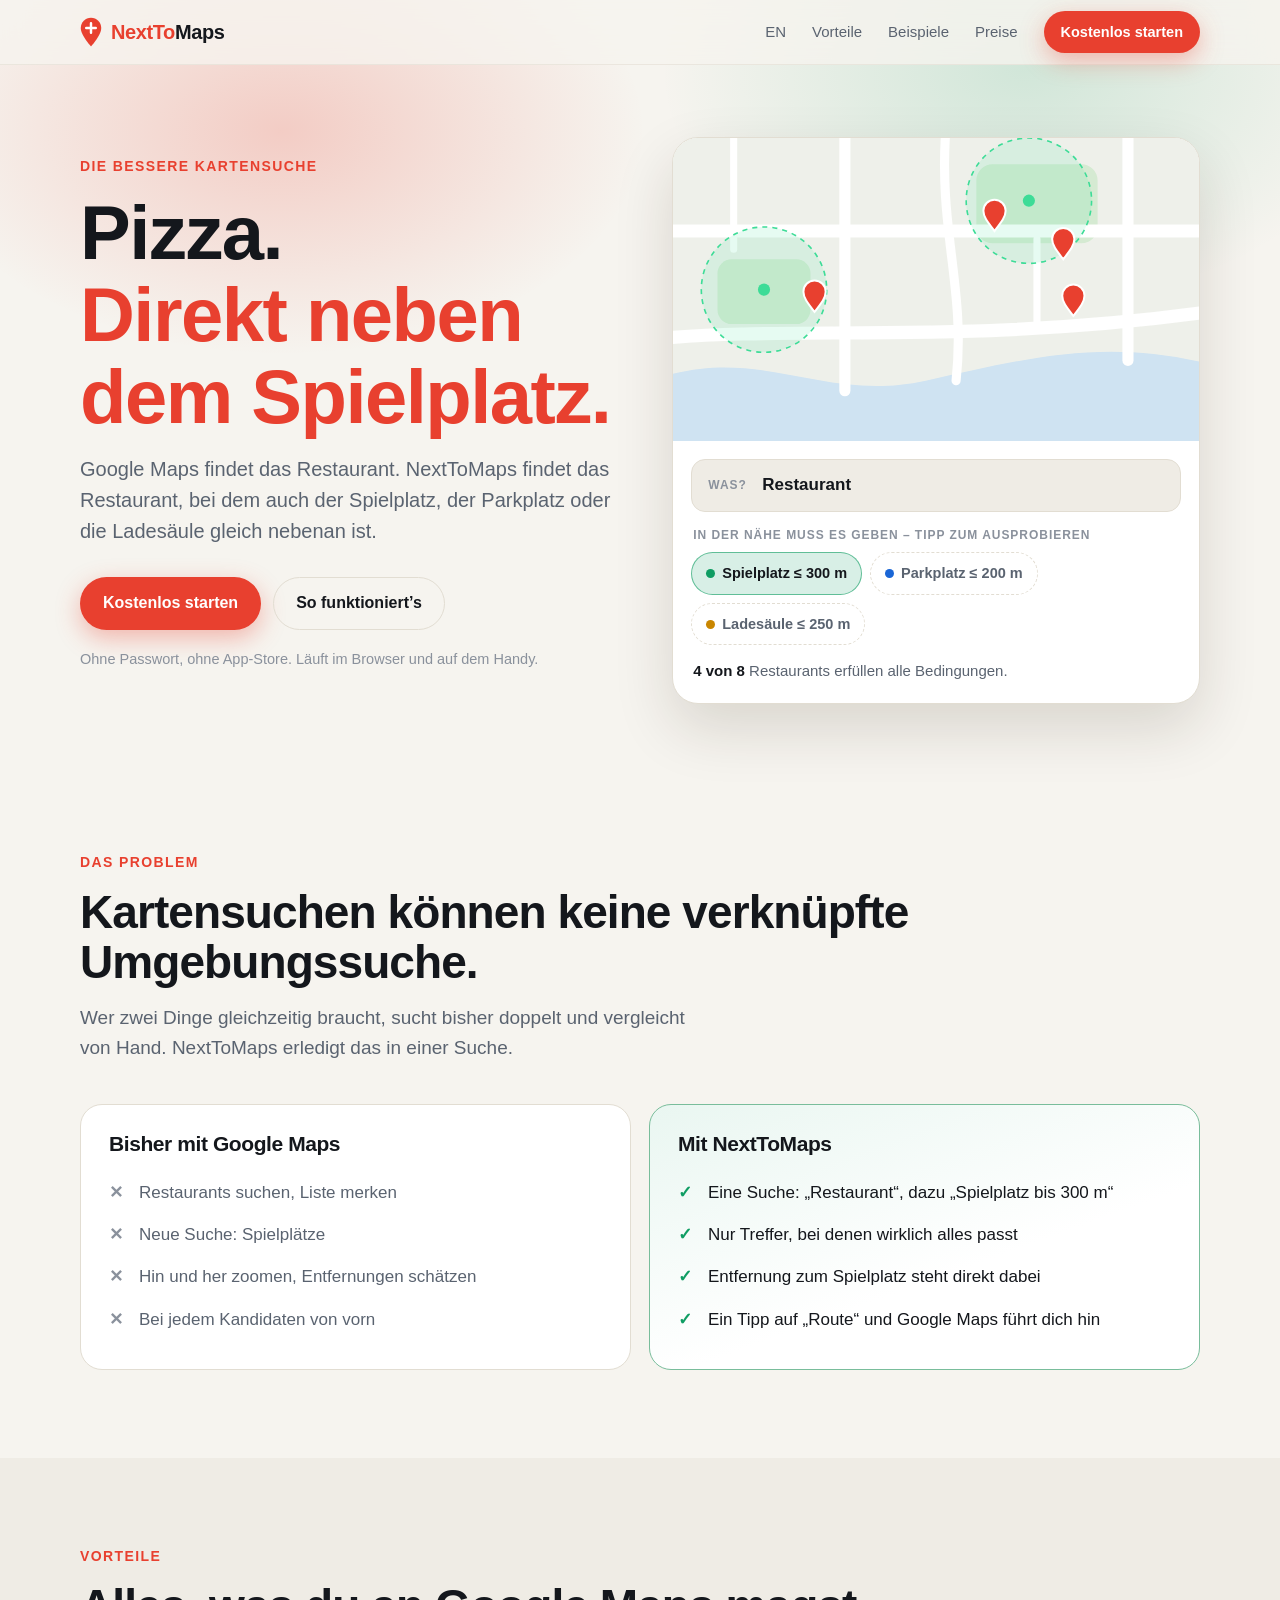
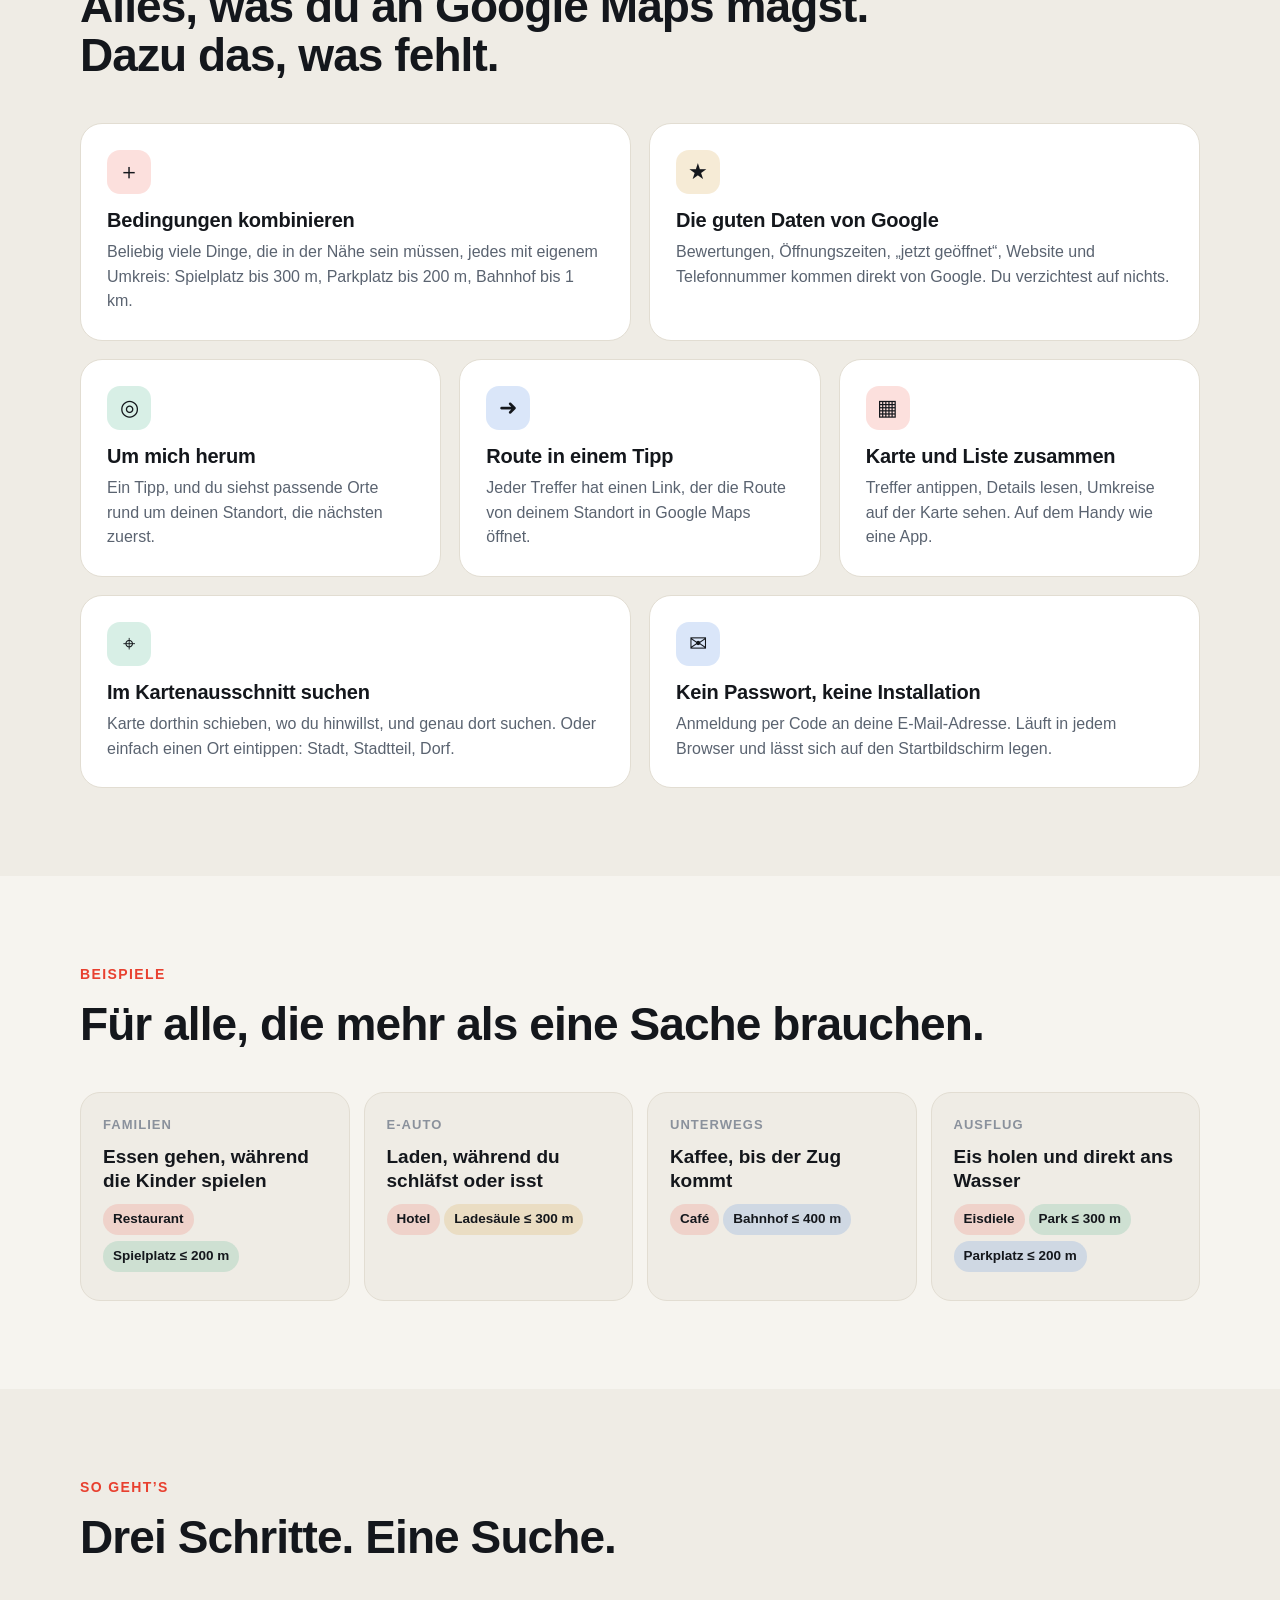
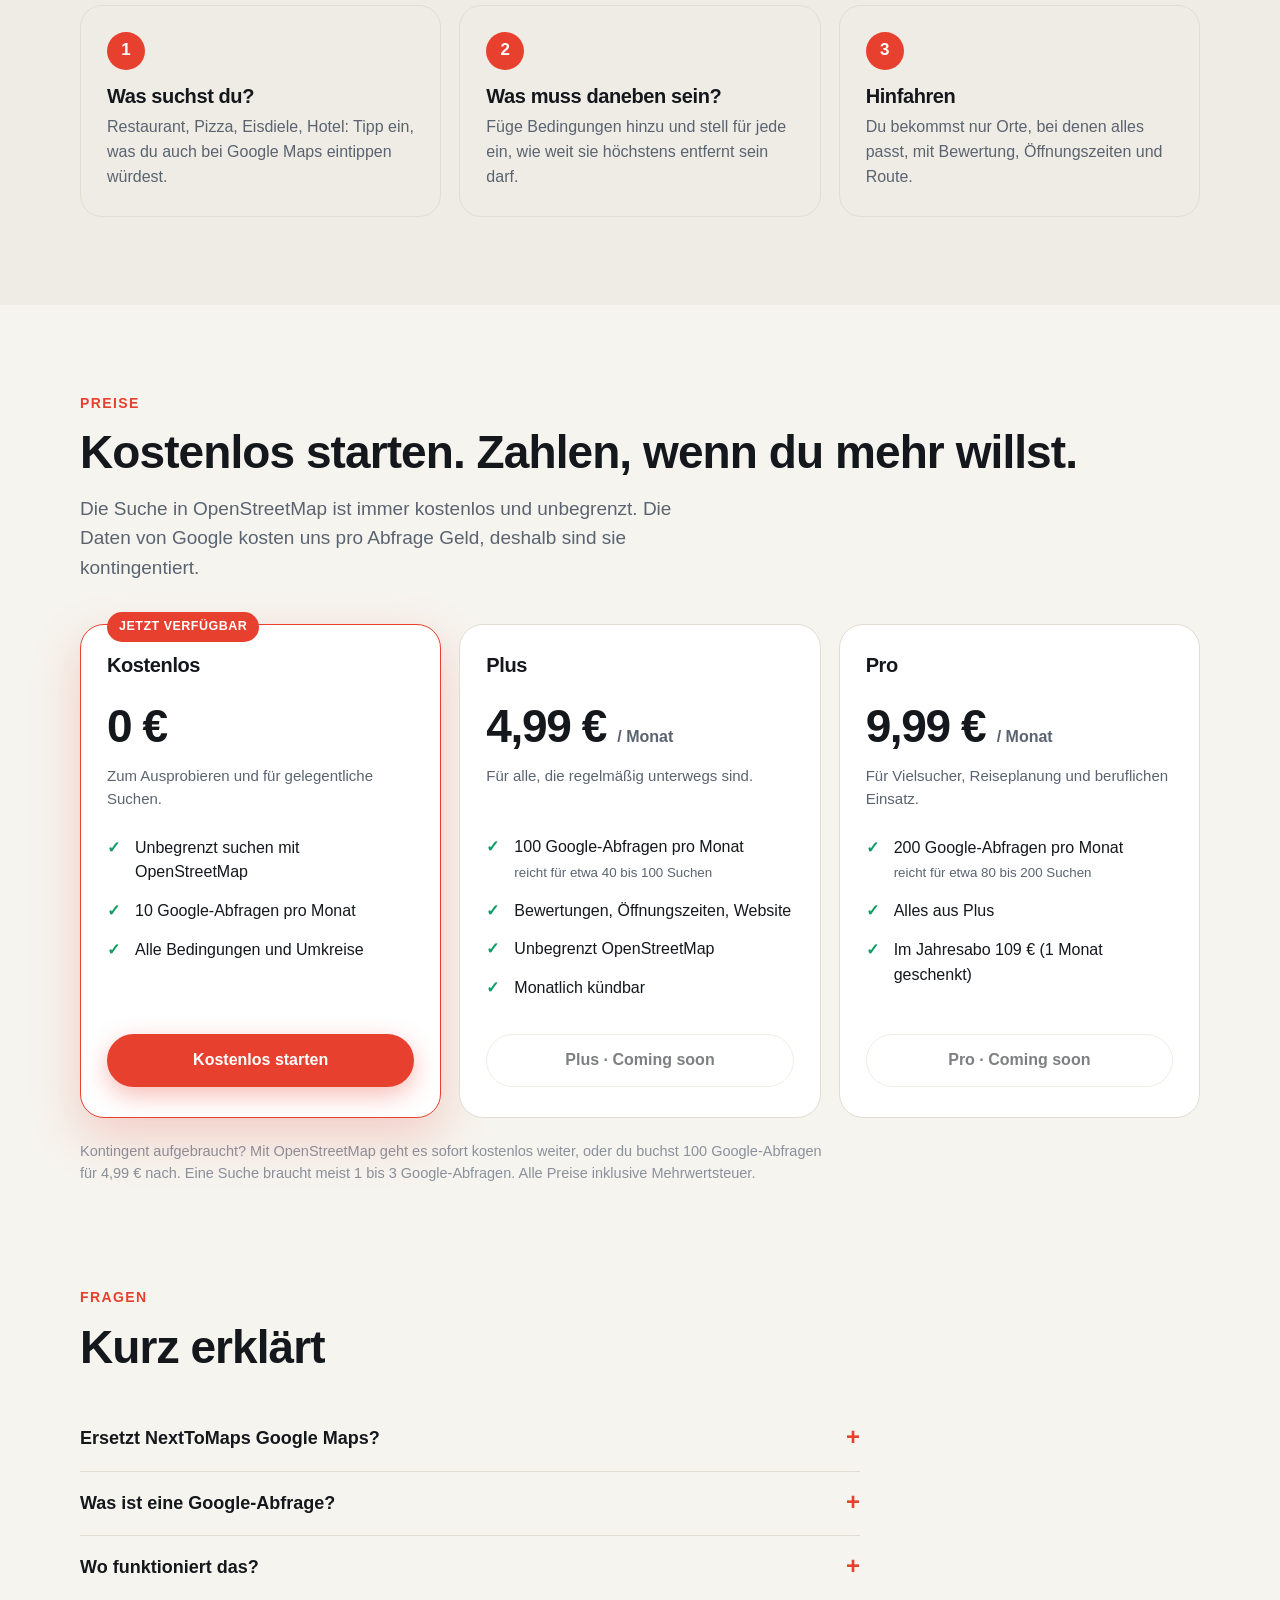
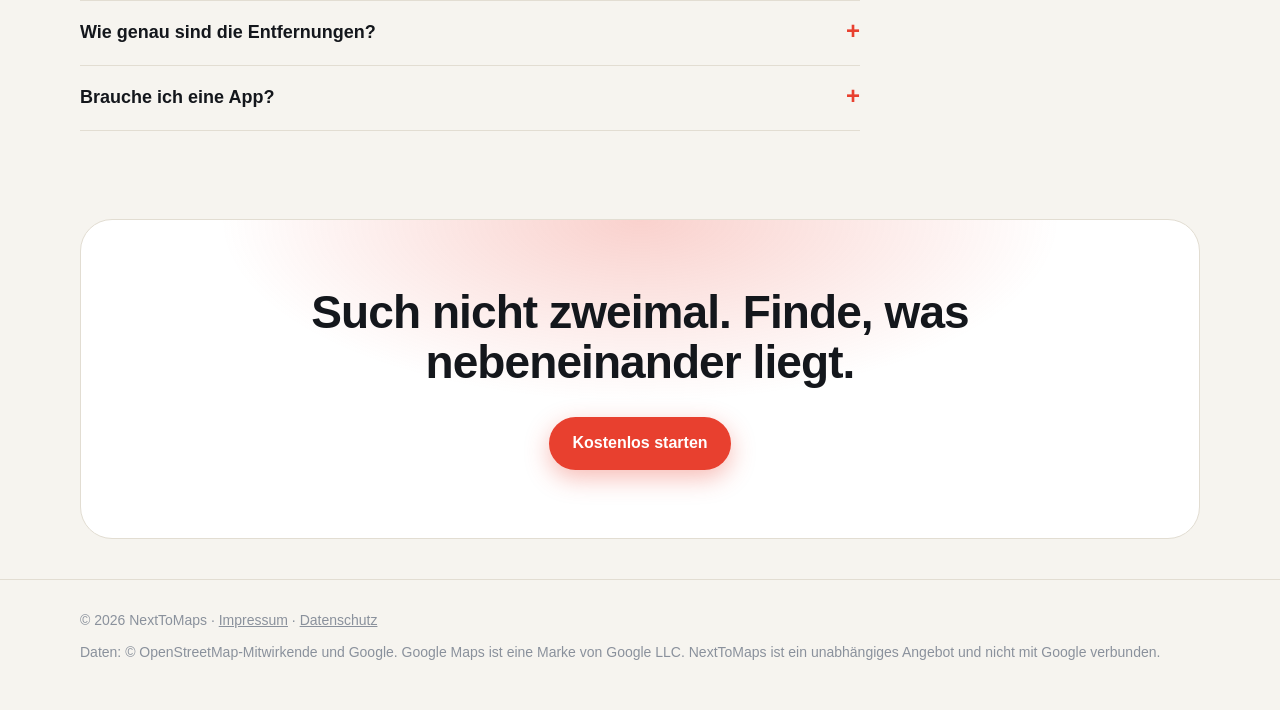
<file: index.html>
<!doctype html>
<html lang="de">
<head>
  <meta charset="utf-8">
  <script>
    // Alte Links (Freigabe, Anmeldung) und die App vom Home-Bildschirm direkt in die App leiten
    if (navigator.standalone || matchMedia('(display-mode: standalone)').matches ||
        /[?&](approve|code|token_hash)=|access_token|error_description/.test(location.search + location.hash))
      location.replace('app/' + location.search + location.hash);
    // Erster Besuch ohne Deutsch in den Browsersprachen: englische Seite (Suchmaschinen ausgenommen)
    else {
      let choice = null;
      try { choice = localStorage.getItem('nttm.lang'); } catch (e) {}
      const langs = navigator.languages || [navigator.language || ''];
      const robot = navigator.webdriver ||
        /bot|crawl|spider|slurp|preview|google|lighthouse|headless|inspection|bing|yandex|facebookexternalhit/i.test(navigator.userAgent);
      if (choice === 'en' || (!choice && !robot && !langs.some(l => /^de\b/i.test(l)))) {
        // Herkunft für die Statistik mitgeben, sonst sieht die englische Seite nur nexttomaps.com als Referrer
        const q = new URLSearchParams(location.search);
        try {
          const host = document.referrer && new URL(document.referrer).hostname.replace(/^www\./, '');
          if (host && host !== location.hostname.replace(/^www\./, '') && !q.has('utm_source') && !q.has('ref')) q.set('ref', host);
        } catch (e) {}
        const qs = q.toString();
        location.replace('en/' + (qs ? '?' + qs : '') + location.hash);
      }
    }
  </script>

  <meta name="viewport" content="width=device-width, initial-scale=1, viewport-fit=cover">
  <title>NextToMaps – die Kartensuche, die auch die Umgebung kennt</title>
  <meta name="description" content="Restaurant mit Spielplatz nebenan? Hotel mit Ladesäule? NextToMaps findet Orte, bei denen auch die Umgebung passt – mit Bewertungen und Öffnungszeiten von Google.">
  <meta name="theme-color" content="#0b0e13" media="(prefers-color-scheme: dark)">
  <meta name="theme-color" content="#f6f4ef" media="(prefers-color-scheme: light)">
  <link rel="icon" href="icon.svg" type="image/svg+xml">
  <link rel="icon" href="icon-192.png">
  <link rel="alternate" hreflang="de" href="https://nexttomaps.com/">
  <link rel="alternate" hreflang="en" href="https://nexttomaps.com/en/">
  <link rel="alternate" hreflang="x-default" href="https://nexttomaps.com/">
  <style>
    /* Entwurf Landingpage. Name und Preise stehen nur in dieser Datei. */
    :root {
      --bg: #0b0e13; --bg2: #11151c; --card: #151a22; --line: #252c38;
      --fg: #f2f4f7; --muted: #9aa4b2; --faint: #6b7584;
      --red: #ff5a4d; --red-fg: #1a0806; --mint: #3ddc97; --sun: #ffc247; --blue: #6aa8ff;
      --map: #131922; --map-road: #222b38; --map-water: #14283a; --map-park: #15281f;
      --shadow: 0 24px 60px rgba(0, 0, 0, .45);
      --font: ui-rounded, "SF Pro Rounded", -apple-system, BlinkMacSystemFont, "Segoe UI", Roboto, "Helvetica Neue", Arial, sans-serif;
    }
    @media (prefers-color-scheme: light) {
      :root {
        --bg: #f6f4ef; --bg2: #efece5; --card: #ffffff; --line: #e2ddd2;
        --fg: #14171c; --muted: #5a6370; --faint: #8a919c;
        --red: #e8402f; --red-fg: #ffffff; --mint: #0f9d63; --sun: #c98600; --blue: #1a66d6;
        --map: #eef0ea; --map-road: #ffffff; --map-water: #cfe3f2; --map-park: #d5ead2;
        --shadow: 0 24px 60px rgba(40, 30, 10, .14);
      }
    }
    * { box-sizing: border-box; }
    html { scroll-behavior: smooth; }
    body { margin: 0; background: var(--bg); color: var(--fg); font: 17px/1.55 var(--font); -webkit-font-smoothing: antialiased; overflow-x: hidden; }
    a { color: inherit; }
    .wrap { width: min(1120px, 100% - 40px); margin: 0 auto; }
    h1, h2, h3 { margin: 0; line-height: 1.08; letter-spacing: -.02em; }
    h2 { font-size: clamp(30px, 4.4vw, 46px); }
    .kicker { color: var(--red); font-weight: 700; font-size: 14px; letter-spacing: .1em; text-transform: uppercase; margin-bottom: 14px; }
    .lead { color: var(--muted); font-size: 19px; max-width: 620px; margin: 16px 0 0; }
    section { padding: 88px 0; }

    /* Kopf */
    nav { position: sticky; top: 0; z-index: 10; backdrop-filter: blur(14px); -webkit-backdrop-filter: blur(14px); background: color-mix(in srgb, var(--bg) 78%, transparent); border-bottom: 1px solid color-mix(in srgb, var(--line) 60%, transparent); }
    nav .wrap { display: flex; align-items: center; gap: 26px; height: 64px; }
    .logo { display: flex; align-items: center; gap: 9px; font-weight: 800; font-size: 20px; letter-spacing: -.02em; text-decoration: none; margin-right: auto; }
    .logo svg { width: 22px; height: 30px; }
    .logo b { color: var(--red); font-weight: 800; }
    nav a.link { color: var(--muted); text-decoration: none; font-size: 15px; font-weight: 500; }
    nav a.link:hover { color: var(--fg); }
    .btn { display: inline-flex; align-items: center; justify-content: center; gap: 8px; padding: 13px 22px; border-radius: 999px; font: inherit; font-weight: 700; font-size: 16px; text-decoration: none; border: 1px solid transparent; cursor: pointer; transition: transform .15s, box-shadow .15s; }
    .btn:hover { transform: translateY(-1px); }
    .btn.primary { background: var(--red); color: var(--red-fg); box-shadow: 0 8px 24px color-mix(in srgb, var(--red) 35%, transparent); }
    .btn.ghost { border-color: var(--line); color: var(--fg); }
    .btn.small { padding: 9px 16px; font-size: 14.5px; }

    /* Hero */
    .hero { padding: 72px 0 60px; position: relative; }
    .hero::before { content: ""; position: absolute; inset: -120px 0 auto; height: 620px; z-index: -1; pointer-events: none;
      background: radial-gradient(520px 320px at 22% 30%, color-mix(in srgb, var(--red) 22%, transparent), transparent 70%),
                  radial-gradient(520px 340px at 80% 20%, color-mix(in srgb, var(--mint) 16%, transparent), transparent 70%); }
    .hero .wrap { display: grid; grid-template-columns: 1.02fr 1fr; gap: 54px; align-items: center; }
    h1 { font-size: clamp(42px, 6.6vw, 76px); font-weight: 800; }
    h1 .dazu { color: var(--red); display: block; }
    .hero p.lead { font-size: 20px; }
    .cta { display: flex; flex-wrap: wrap; gap: 12px; margin-top: 30px; }
    .trust { margin-top: 18px; color: var(--faint); font-size: 14.5px; }

    /* Demo */
    .demo { background: var(--card); border: 1px solid var(--line); border-radius: 26px; box-shadow: var(--shadow); overflow: hidden; }
    .demo-map { display: block; width: 100%; height: auto; background: var(--map); }
    .demo-form { padding: 18px 18px 20px; }
    .field { display: flex; align-items: center; gap: 10px; padding: 12px 16px; border-radius: 14px; background: var(--bg2); border: 1px solid var(--line); font-weight: 600; }
    .field small { color: var(--faint); font-weight: 600; font-size: 12px; text-transform: uppercase; letter-spacing: .08em; width: 44px; }
    .demo-form .hint { margin: 14px 2px 8px; font-size: 12px; font-weight: 700; color: var(--faint); letter-spacing: .08em; text-transform: uppercase; }
    .chips { display: flex; flex-wrap: wrap; gap: 8px; }
    .chip { font: inherit; font-size: 14.5px; font-weight: 600; padding: 9px 14px; border-radius: 999px; background: transparent; color: var(--muted); border: 1px dashed var(--line); cursor: pointer; transition: all .18s; }
    .chip[aria-pressed="true"] { border-style: solid; color: var(--fg); background: color-mix(in srgb, var(--c) 16%, transparent); border-color: color-mix(in srgb, var(--c) 60%, transparent); }
    .chip i { display: inline-block; width: 9px; height: 9px; border-radius: 50%; background: var(--c); margin-right: 7px; }
    .count { margin: 14px 2px 0; font-size: 15px; color: var(--muted); min-height: 24px; }
    .count strong { color: var(--fg); }
    .pin { transition: opacity .3s, transform .3s; transform-box: fill-box; transform-origin: 50% 100%; }
    .pin.off { opacity: .16; transform: scale(.7); }
    .ring { opacity: 0; transition: opacity .3s; }
    .ring.on { opacity: 1; }

    /* Vergleich */
    .versus { display: grid; grid-template-columns: 1fr 1fr; gap: 18px; margin-top: 42px; }
    .vs { border-radius: 22px; padding: 28px; border: 1px solid var(--line); background: var(--card); }
    .vs.good { border-color: color-mix(in srgb, var(--mint) 50%, var(--line)); background: linear-gradient(160deg, color-mix(in srgb, var(--mint) 9%, var(--card)), var(--card) 60%); }
    .vs h3 { font-size: 21px; margin-bottom: 16px; }
    .vs ol, .vs ul { margin: 0; padding: 0; list-style: none; color: var(--muted); }
    .vs li { padding: 8px 0 8px 30px; position: relative; }
    .vs li::before { position: absolute; left: 0; top: 8px; font-weight: 800; }
    .vs.bad li::before { content: "✕"; color: var(--faint); }
    .vs.good li::before { content: "✓"; color: var(--mint); }
    .vs.good li { color: var(--fg); }

    /* Vorteile */
    .bento { display: grid; grid-template-columns: repeat(6, 1fr); gap: 18px; margin-top: 42px; }
    .tile { grid-column: span 2; background: var(--card); border: 1px solid var(--line); border-radius: 22px; padding: 26px; }
    .tile.wide { grid-column: span 3; }
    .tile .ico { width: 44px; height: 44px; border-radius: 13px; display: grid; place-items: center; font-size: 22px; margin-bottom: 16px; background: color-mix(in srgb, var(--c, var(--red)) 16%, transparent); }
    .tile h3 { font-size: 20px; margin-bottom: 8px; letter-spacing: -.01em; }
    .tile p { margin: 0; color: var(--muted); font-size: 16px; }

    /* Beispiele */
    .cases { display: grid; grid-template-columns: repeat(4, 1fr); gap: 14px; margin-top: 42px; }
    .case { border-radius: 20px; padding: 22px; background: var(--bg2); border: 1px solid var(--line); }
    .case .who { font-size: 13px; font-weight: 700; color: var(--faint); letter-spacing: .08em; text-transform: uppercase; }
    .case .what { font-size: 19px; font-weight: 700; margin: 10px 0 12px; line-height: 1.25; }
    .tag { display: inline-block; font-size: 13.5px; font-weight: 600; padding: 5px 10px; border-radius: 999px; margin: 0 4px 6px 0; background: color-mix(in srgb, var(--c) 15%, transparent); color: var(--fg); }

    /* Schritte */
    .steps { display: grid; grid-template-columns: repeat(3, 1fr); gap: 18px; margin-top: 42px; counter-reset: s; }
    .step { padding: 26px; border-radius: 22px; border: 1px solid var(--line); }
    .step::before { counter-increment: s; content: counter(s); display: grid; place-items: center; width: 38px; height: 38px; border-radius: 50%; background: var(--red); color: var(--red-fg); font-weight: 800; margin-bottom: 16px; }
    .step h3 { font-size: 20px; margin-bottom: 8px; }
    .step p { margin: 0; color: var(--muted); font-size: 16px; }

    /* Preise */
    .prices { display: grid; grid-template-columns: repeat(3, 1fr); gap: 18px; margin-top: 42px; align-items: stretch; }
    .price { display: flex; flex-direction: column; background: var(--card); border: 1px solid var(--line); border-radius: 24px; padding: 30px 26px; position: relative; }
    .price.hot { border-color: var(--red); box-shadow: 0 18px 50px color-mix(in srgb, var(--red) 22%, transparent); }
    .badge { position: absolute; top: -13px; left: 26px; background: var(--red); color: var(--red-fg); font-size: 12.5px; font-weight: 800; padding: 5px 12px; border-radius: 999px; letter-spacing: .04em; }
    .price h3 { font-size: 20px; }
    .price .amount { font-size: 46px; font-weight: 800; letter-spacing: -.03em; margin: 14px 0 2px; }
    .price .amount span { font-size: 16px; font-weight: 600; color: var(--muted); letter-spacing: 0; }
    .price .sub { color: var(--muted); font-size: 15px; min-height: 46px; }
    .price ul { list-style: none; padding: 0; margin: 18px 0 26px; flex: 1; }
    .price li { padding: 7px 0 7px 28px; position: relative; font-size: 16px; }
    .price li::before { content: "✓"; position: absolute; left: 0; color: var(--mint); font-weight: 800; }
    .price .btn { width: 100%; }
    .btn.soon { opacity: .55; cursor: default; box-shadow: none; }
    .btn.soon:hover { transform: none; }
    .fine { color: var(--faint); font-size: 14.5px; margin-top: 22px; max-width: 760px; }

    /* Fragen */
    .faq { max-width: 780px; margin-top: 34px; }
    .faq details { border-bottom: 1px solid var(--line); padding: 18px 0; }
    .faq summary { cursor: pointer; font-weight: 700; font-size: 18px; list-style: none; display: flex; justify-content: space-between; gap: 16px; }
    .faq summary::-webkit-details-marker { display: none; }
    .faq summary::after { content: "+"; color: var(--red); font-size: 24px; line-height: 1; transition: transform .2s; }
    .faq details[open] summary::after { transform: rotate(45deg); }
    .faq p { color: var(--muted); margin: 10px 0 0; }

    /* Abschluss */
    .final { text-align: center; border-radius: 32px; padding: 68px 24px; margin-bottom: 40px; border: 1px solid var(--line);
      background: radial-gradient(600px 260px at 50% 0%, color-mix(in srgb, var(--red) 24%, transparent), transparent 70%), var(--card); }
    .final h2 { max-width: 720px; margin: 0 auto; }
    .final .cta { justify-content: center; }
    footer { border-top: 1px solid var(--line); padding: 30px 0 46px; color: var(--faint); font-size: 14px; }
    footer .wrap { display: flex; flex-wrap: wrap; gap: 10px 26px; justify-content: space-between; }

    @media (max-width: 900px) {
      section { padding: 64px 0; }
      .hero { padding-top: 44px; }
      .hero .wrap { grid-template-columns: 1fr; gap: 36px; }
      .versus, .steps, .prices { grid-template-columns: 1fr; }
      .cases { grid-template-columns: 1fr 1fr; }
      .tile, .tile.wide { grid-column: span 6; }
      nav a.link { display: none; }
      nav a.link.lang { display: inline; }
      .price .sub { min-height: 0; }
    }
    @media (max-width: 520px) {
      body { font-size: 16px; }
      .wrap { width: calc(100% - 32px); }
      .cases { grid-template-columns: 1fr; }
      .cta .btn { width: 100%; }
      nav .wrap { gap: 12px; }
      nav .btn.small { padding: 9px 12px; }
      .logo { font-size: 18px; }
    }
    @media (prefers-reduced-motion: reduce) { * { transition: none !important; scroll-behavior: auto !important; } }
  </style>
</head>
<body>

<nav>
  <div class="wrap">
    <a class="logo" href="#top" aria-label="NextToMaps">
      <svg viewBox="0 0 32 44" aria-hidden="true"><path d="M16 1C7.7 1 1 7.7 1 16c0 11 15 27 15 27s15-16 15-27C31 7.7 24.3 1 16 1z" fill="var(--red)"/><path d="M16 9v14M9 16h14" stroke="#fff" stroke-width="3.6" stroke-linecap="round"/></svg>
      <span><b>NextTo</b>Maps</span>
    </a>
    <a class="link lang" href="en/" hreflang="en" lang="en" aria-label="English version">EN</a>
    <a class="link" href="#vorteile">Vorteile</a>
    <a class="link" href="#beispiele">Beispiele</a>
    <a class="link" href="#preise">Preise</a>
    <a class="btn primary small" href="app/">Kostenlos starten</a>
  </div>
</nav>

<header class="hero" id="top">
  <div class="wrap">
    <div>
      <div class="kicker">Die bessere Kartensuche</div>
      <h1>Pizza.<span class="dazu">Direkt neben dem Spielplatz.</span></h1>
      <p class="lead">Google Maps findet das Restaurant. NextToMaps findet das Restaurant, bei dem auch der Spielplatz, der Parkplatz oder die Ladesäule gleich nebenan ist.</p>
      <div class="cta">
        <a class="btn primary" href="app/">Kostenlos starten</a>
        <a class="btn ghost" href="#vorteile">So funktioniert’s</a>
      </div>
      <p class="trust">Ohne Passwort, ohne App-Store. Läuft im Browser und auf dem Handy.</p>
    </div>

    <div class="demo" aria-label="Beispielsuche zum Ausprobieren">
      <svg class="demo-map" viewBox="0 0 520 300" role="img" aria-label="Karte mit acht Restaurants">
        <rect width="520" height="300" fill="var(--map)"/>
        <path d="M-10 236 C90 206 150 262 250 240 S430 196 540 226 V310 H-10z" fill="var(--map-water)"/>
        <rect x="300" y="26" width="120" height="78" rx="16" fill="var(--map-park)"/>
        <rect x="44" y="120" width="92" height="64" rx="14" fill="var(--map-park)"/>
        <g stroke="var(--map-road)" stroke-linecap="round" fill="none">
          <path d="M-10 92 H530" stroke-width="13"/><path d="M-10 198 C120 186 300 204 530 172" stroke-width="13"/>
          <path d="M170 -10 V250" stroke-width="11"/><path d="M270 -10 C262 90 290 150 280 240" stroke-width="9"/>
          <path d="M450 -10 V220" stroke-width="11"/><path d="M60 -10 V110" stroke-width="7"/><path d="M360 100 V190" stroke-width="7"/>
        </g>
        <!-- Umkreise der Bedingungen -->
        <g fill-opacity=".13" stroke-width="1.6" stroke-dasharray="5 5">
          <circle class="ring" data-c="spiel" cx="352" cy="62" r="62" fill="#3ddc97" stroke="#3ddc97"/>
          <circle class="ring" data-c="spiel" cx="90" cy="150" r="62" fill="#3ddc97" stroke="#3ddc97"/>
          <circle class="ring" data-c="park" cx="228" cy="140" r="58" fill="#6aa8ff" stroke="#6aa8ff"/>
          <circle class="ring" data-c="park" cx="408" cy="128" r="58" fill="#6aa8ff" stroke="#6aa8ff"/>
          <circle class="ring" data-c="lade" cx="398" cy="70" r="52" fill="#ffc247" stroke="#ffc247"/>
          <circle class="ring" data-c="lade" cx="130" cy="60" r="52" fill="#ffc247" stroke="#ffc247"/>
        </g>
        <g>
          <circle class="ring" data-c="spiel" cx="352" cy="62" r="6" fill="#3ddc97"/><circle class="ring" data-c="spiel" cx="90" cy="150" r="6" fill="#3ddc97"/>
          <circle class="ring" data-c="park" cx="228" cy="140" r="6" fill="#6aa8ff"/><circle class="ring" data-c="park" cx="408" cy="128" r="6" fill="#6aa8ff"/>
          <circle class="ring" data-c="lade" cx="398" cy="70" r="6" fill="#ffc247"/><circle class="ring" data-c="lade" cx="130" cy="60" r="6" fill="#ffc247"/>
        </g>
        <!-- Restaurants: data-has = erfüllte Bedingungen -->
        <g id="pins" fill="var(--red)" stroke="#fff" stroke-width="2">
          <path class="pin" data-has="spiel park lade" transform="translate(386 120)" d="M0 0c-7-9-11-14-11-20a11 11 0 0 1 22 0c0 6-4 11-11 20z"/>
          <path class="pin" data-has="spiel lade"      transform="translate(318 92)"  d="M0 0c-7-9-11-14-11-20a11 11 0 0 1 22 0c0 6-4 11-11 20z"/>
          <path class="pin" data-has="spiel park"      transform="translate(396 176)" d="M0 0c-7-9-11-14-11-20a11 11 0 0 1 22 0c0 6-4 11-11 20z"/>
          <path class="pin" data-has="spiel park"      transform="translate(140 172)" d="M0 0c-7-9-11-14-11-20a11 11 0 0 1 22 0c0 6-4 11-11 20z"/>
          <path class="pin" data-has="park"            transform="translate(250 190)" d="M0 0c-7-9-11-14-11-20a11 11 0 0 1 22 0c0 6-4 11-11 20z"/>
          <path class="pin" data-has="lade"            transform="translate(166 82)"  d="M0 0c-7-9-11-14-11-20a11 11 0 0 1 22 0c0 6-4 11-11 20z"/>
          <path class="pin" data-has=""                transform="translate(486 62)"  d="M0 0c-7-9-11-14-11-20a11 11 0 0 1 22 0c0 6-4 11-11 20z"/>
          <path class="pin" data-has=""                transform="translate(40 226)"  d="M0 0c-7-9-11-14-11-20a11 11 0 0 1 22 0c0 6-4 11-11 20z"/>
        </g>
      </svg>
      <div class="demo-form">
        <div class="field"><small>Was?</small>Restaurant</div>
        <div class="hint">In der Nähe muss es geben – tipp zum Ausprobieren</div>
        <div class="chips">
          <button class="chip" style="--c: var(--mint)" data-c="spiel" aria-pressed="true"><i></i>Spielplatz ≤ 300 m</button>
          <button class="chip" style="--c: var(--blue)" data-c="park" aria-pressed="false"><i></i>Parkplatz ≤ 200 m</button>
          <button class="chip" style="--c: var(--sun)" data-c="lade" aria-pressed="false"><i></i>Ladesäule ≤ 250 m</button>
        </div>
        <p class="count" id="count" role="status"></p>
      </div>
    </div>
  </div>
</header>

<section id="warum">
  <div class="wrap">
    <div class="kicker">Das Problem</div>
    <h2>Kartensuchen können keine verknüpfte Umgebungssuche.</h2>
    <p class="lead">Wer zwei Dinge gleichzeitig braucht, sucht bisher doppelt und vergleicht von Hand. NextToMaps erledigt das in einer Suche.</p>
    <div class="versus">
      <div class="vs bad">
        <h3>Bisher mit Google Maps</h3>
        <ul>
          <li>Restaurants suchen, Liste merken</li>
          <li>Neue Suche: Spielplätze</li>
          <li>Hin und her zoomen, Entfernungen schätzen</li>
          <li>Bei jedem Kandidaten von vorn</li>
        </ul>
      </div>
      <div class="vs good">
        <h3>Mit NextToMaps</h3>
        <ul>
          <li>Eine Suche: „Restaurant“, dazu „Spielplatz bis 300 m“</li>
          <li>Nur Treffer, bei denen wirklich alles passt</li>
          <li>Entfernung zum Spielplatz steht direkt dabei</li>
          <li>Ein Tipp auf „Route“ und Google Maps führt dich hin</li>
        </ul>
      </div>
    </div>
  </div>
</section>

<section id="vorteile" style="background: var(--bg2)">
  <div class="wrap">
    <div class="kicker">Vorteile</div>
    <h2>Alles, was du an Google Maps magst.<br>Dazu das, was fehlt.</h2>
    <div class="bento">
      <div class="tile wide" style="--c: var(--red)"><div class="ico">＋</div><h3>Bedingungen kombinieren</h3><p>Beliebig viele Dinge, die in der Nähe sein müssen, jedes mit eigenem Umkreis: Spielplatz bis 300 m, Parkplatz bis 200 m, Bahnhof bis 1 km.</p></div>
      <div class="tile wide" style="--c: var(--sun)"><div class="ico">★</div><h3>Die guten Daten von Google</h3><p>Bewertungen, Öffnungszeiten, „jetzt geöffnet“, Website und Telefonnummer kommen direkt von Google. Du verzichtest auf nichts.</p></div>
      <div class="tile" style="--c: var(--mint)"><div class="ico">◎</div><h3>Um mich herum</h3><p>Ein Tipp, und du siehst passende Orte rund um deinen Standort, die nächsten zuerst.</p></div>
      <div class="tile" style="--c: var(--blue)"><div class="ico">➜</div><h3>Route in einem Tipp</h3><p>Jeder Treffer hat einen Link, der die Route von deinem Standort in Google Maps öffnet.</p></div>
      <div class="tile" style="--c: var(--red)"><div class="ico">▦</div><h3>Karte und Liste zusammen</h3><p>Treffer antippen, Details lesen, Umkreise auf der Karte sehen. Auf dem Handy wie eine App.</p></div>
      <div class="tile wide" style="--c: var(--mint)"><div class="ico">⌖</div><h3>Im Kartenausschnitt suchen</h3><p>Karte dorthin schieben, wo du hinwillst, und genau dort suchen. Oder einfach einen Ort eintippen: Stadt, Stadtteil, Dorf.</p></div>
      <div class="tile wide" style="--c: var(--blue)"><div class="ico">✉</div><h3>Kein Passwort, keine Installation</h3><p>Anmeldung per Code an deine E-Mail-Adresse. Läuft in jedem Browser und lässt sich auf den Startbildschirm legen.</p></div>
    </div>
  </div>
</section>

<section id="beispiele">
  <div class="wrap">
    <div class="kicker">Beispiele</div>
    <h2>Für alle, die mehr als eine Sache brauchen.</h2>
    <div class="cases">
      <div class="case"><div class="who">Familien</div><div class="what">Essen gehen, während die Kinder spielen</div><span class="tag" style="--c: var(--red)">Restaurant</span><span class="tag" style="--c: var(--mint)">Spielplatz ≤ 200 m</span></div>
      <div class="case"><div class="who">E-Auto</div><div class="what">Laden, während du schläfst oder isst</div><span class="tag" style="--c: var(--red)">Hotel</span><span class="tag" style="--c: var(--sun)">Ladesäule ≤ 300 m</span></div>
      <div class="case"><div class="who">Unterwegs</div><div class="what">Kaffee, bis der Zug kommt</div><span class="tag" style="--c: var(--red)">Café</span><span class="tag" style="--c: var(--blue)">Bahnhof ≤ 400 m</span></div>
      <div class="case"><div class="who">Ausflug</div><div class="what">Eis holen und direkt ans Wasser</div><span class="tag" style="--c: var(--red)">Eisdiele</span><span class="tag" style="--c: var(--mint)">Park ≤ 300 m</span><span class="tag" style="--c: var(--blue)">Parkplatz ≤ 200 m</span></div>
    </div>
  </div>
</section>

<section style="background: var(--bg2)">
  <div class="wrap">
    <div class="kicker">So geht’s</div>
    <h2>Drei Schritte. Eine Suche.</h2>
    <div class="steps">
      <div class="step"><h3>Was suchst du?</h3><p>Restaurant, Pizza, Eisdiele, Hotel: Tipp ein, was du auch bei Google Maps eintippen würdest.</p></div>
      <div class="step"><h3>Was muss daneben sein?</h3><p>Füge Bedingungen hinzu und stell für jede ein, wie weit sie höchstens entfernt sein darf.</p></div>
      <div class="step"><h3>Hinfahren</h3><p>Du bekommst nur Orte, bei denen alles passt, mit Bewertung, Öffnungszeiten und Route.</p></div>
    </div>
  </div>
</section>

<section id="preise">
  <div class="wrap">
    <div class="kicker">Preise</div>
    <h2>Kostenlos starten. Zahlen, wenn du mehr willst.</h2>
    <p class="lead">Die Suche in OpenStreetMap ist immer kostenlos und unbegrenzt. Die Daten von Google kosten uns pro Abfrage Geld, deshalb sind sie kontingentiert.</p>
    <div class="prices">
      <div class="price hot">
        <div class="badge">JETZT VERFÜGBAR</div>
        <h3>Kostenlos</h3>
        <div class="amount">0 €</div>
        <div class="sub">Zum Ausprobieren und für gelegentliche Suchen.</div>
        <ul>
          <li>Unbegrenzt suchen mit OpenStreetMap</li>
          <li>10 Google-Abfragen pro Monat</li>
          <li>Alle Bedingungen und Umkreise</li>
        </ul>
        <a class="btn primary" href="app/">Kostenlos starten</a>
      </div>
      <div class="price">
        <h3>Plus</h3>
        <div class="amount">4,99 € <span>/ Monat</span></div>
        <div class="sub">Für alle, die regelmäßig unterwegs sind.</div>
        <ul>
          <li>100 Google-Abfragen pro Monat<br><small style="color: var(--muted)">reicht für etwa 40 bis 100 Suchen</small></li>
          <li>Bewertungen, Öffnungszeiten, Website</li>
          <li>Unbegrenzt OpenStreetMap</li>
          <li>Monatlich kündbar</li>
        </ul>
        <span class="btn ghost soon" aria-disabled="true">Plus · Coming soon</span>
      </div>
      <div class="price">
        <h3>Pro</h3>
        <div class="amount">9,99 € <span>/ Monat</span></div>
        <div class="sub">Für Vielsucher, Reiseplanung und beruflichen Einsatz.</div>
        <ul>
          <li>200 Google-Abfragen pro Monat<br><small style="color: var(--muted)">reicht für etwa 80 bis 200 Suchen</small></li>
          <li>Alles aus Plus</li>
          <li>Im Jahresabo 109 € (1 Monat geschenkt)</li>
        </ul>
        <span class="btn ghost soon" aria-disabled="true">Pro · Coming soon</span>
      </div>
    </div>
    <p class="fine">Kontingent aufgebraucht? Mit OpenStreetMap geht es sofort kostenlos weiter, oder du buchst 100 Google-Abfragen für 4,99 € nach. Eine Suche braucht meist 1 bis 3 Google-Abfragen. Alle Preise inklusive Mehrwertsteuer.</p>
  </div>
</section>

<section style="padding-top: 0">
  <div class="wrap">
    <div class="kicker">Fragen</div>
    <h2>Kurz erklärt</h2>
    <div class="faq">
      <details><summary>Ersetzt NextToMaps Google Maps?</summary><p>Nein, es ergänzt es. NextToMaps findet den passenden Ort, die Navigation dorthin übernimmt Google Maps mit einem Tipp auf „Route“.</p></details>
      <details><summary>Was ist eine Google-Abfrage?</summary><p>Jede Ergebnisseite, die wir bei Google holen, zählt als eine Abfrage. Eine normale Suche braucht 1 bis 3. Bedingungen wie Spielplatz, Parkplatz oder Ladesäule kommen aus unserer eigenen Datenbank und kosten nichts.</p></details>
      <details><summary>Wo funktioniert das?</summary><p>Die Google-Suche funktioniert überall. Unsere schnelle Datenbank für Bedingungen deckt Deutschland, Österreich, die Schweiz und Italien ab und wird jeden Monat aktualisiert.</p></details>
      <details><summary>Wie genau sind die Entfernungen?</summary><p>Die Entfernungen sind Luftlinie. Der Fußweg kann etwas länger sein.</p></details>
      <details><summary>Brauche ich eine App?</summary><p>Nein. NextToMaps läuft im Browser. Auf dem Handy kannst du es auf den Startbildschirm legen, dann fühlt es sich an wie eine App.</p></details>
    </div>
  </div>
</section>

<div class="wrap">
  <div class="final">
    <h2>Such nicht zweimal. Finde, was nebeneinander liegt.</h2>
    <div class="cta"><a class="btn primary" href="app/">Kostenlos starten</a></div>
  </div>
</div>

<footer>
  <div class="wrap">
    <span>© 2026 NextToMaps · <a href="impressum.html">Impressum</a> · <a href="datenschutz.html">Datenschutz</a></span>
    <span>Daten: © OpenStreetMap-Mitwirkende und Google. Google Maps ist eine Marke von Google LLC. NextToMaps ist ein unabhängiges Angebot und nicht mit Google verbunden.</span>
  </div>
</footer>

<script>
  // Kleine Demo: Bedingungen an- und abwählen, passende Restaurants bleiben stehen.
  const chips = [...document.querySelectorAll('.chip')];
  const pins = [...document.querySelectorAll('.pin')];
  const rings = [...document.querySelectorAll('.ring')];
  function update() {
    const on = chips.filter(c => c.getAttribute('aria-pressed') === 'true').map(c => c.dataset.c);
    let n = 0;
    for (const p of pins) {
      const has = p.dataset.has.split(' ');
      const ok = on.every(c => has.includes(c));
      p.classList.toggle('off', !ok);
      if (ok) n++;
    }
    for (const r of rings) r.classList.toggle('on', on.includes(r.dataset.c));
    const c = document.getElementById('count');
    c.innerHTML = on.length
      ? `<strong>${n} von ${pins.length}</strong> Restaurants ${n === 1 ? 'erfüllt' : 'erfüllen'} alle Bedingungen.`
      : `<strong>${pins.length}</strong> Restaurants gefunden. Wähl eine Bedingung.`;
  }
  chips.forEach(c => c.addEventListener('click', () => {
    c.setAttribute('aria-pressed', String(c.getAttribute('aria-pressed') !== 'true'));
    update();
  }));
  update();
</script>
<script src="count.js" defer></script>
</body>
</html>
</file>
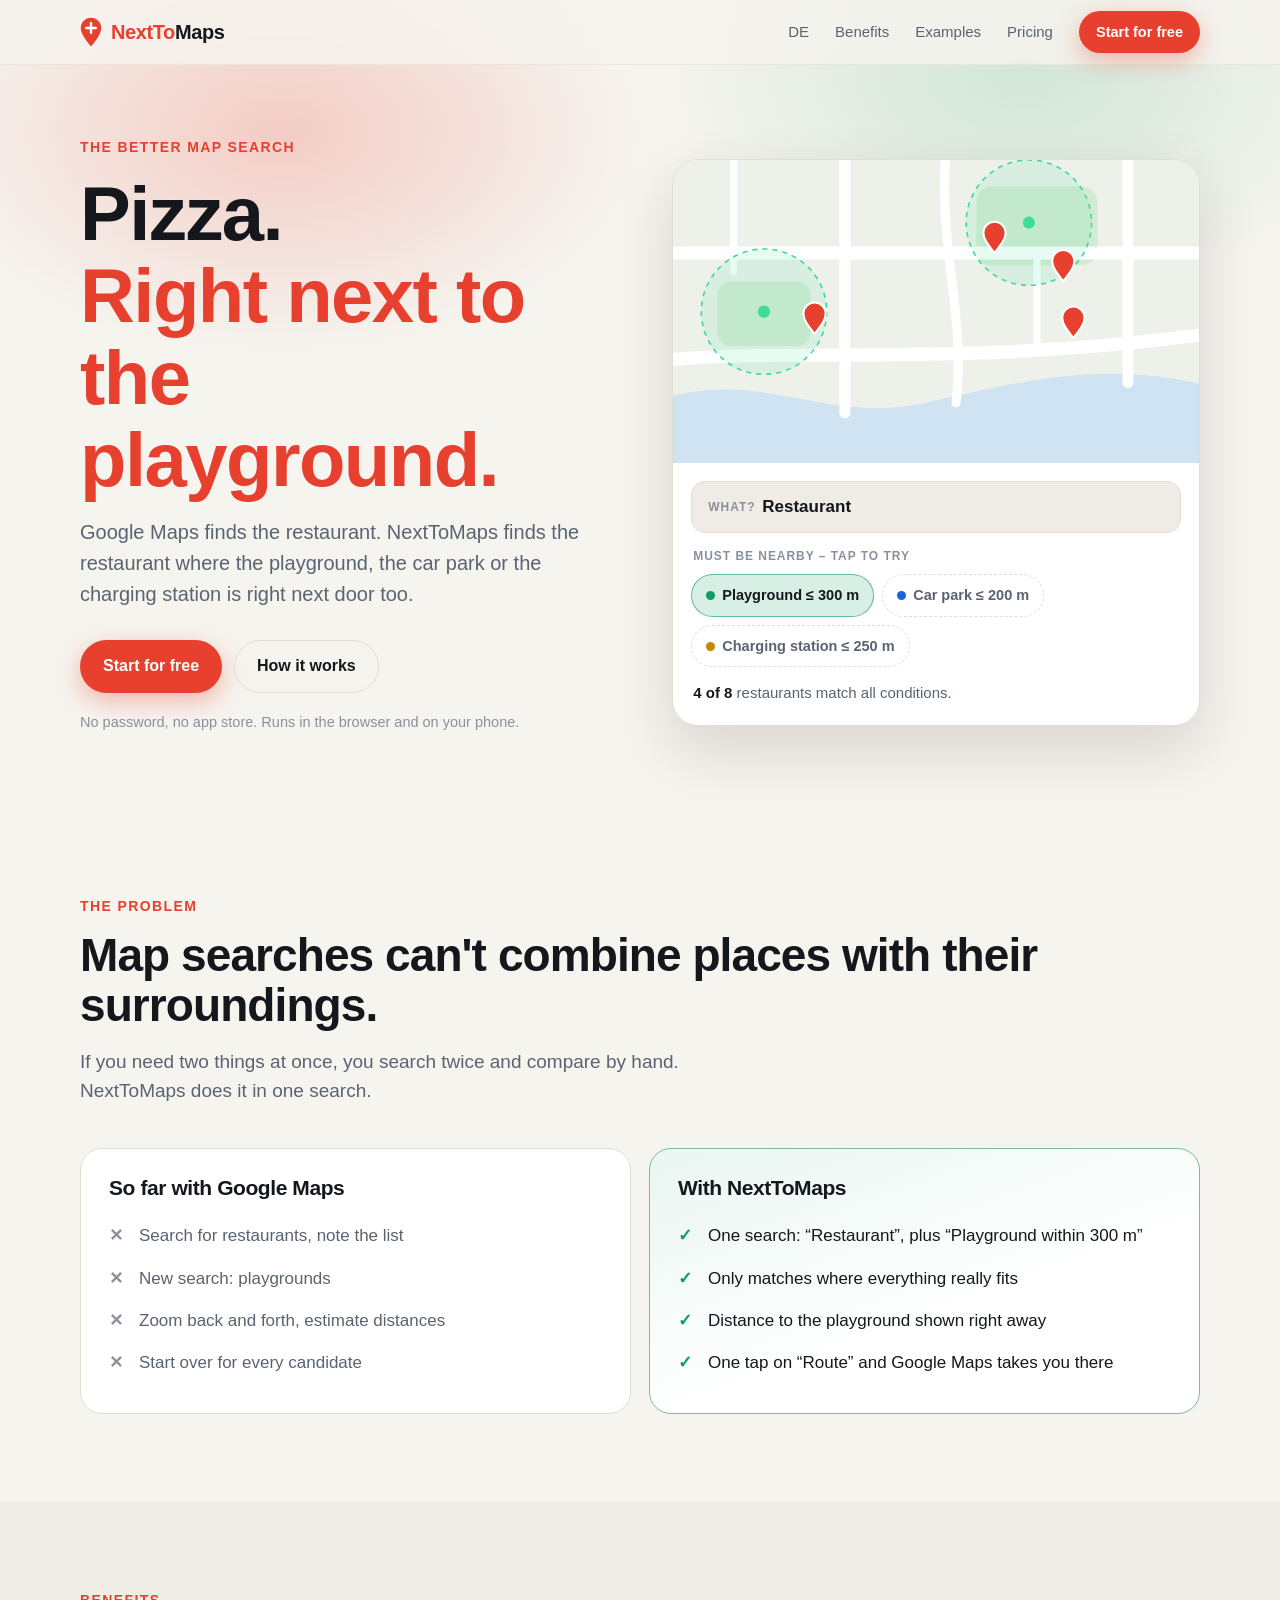
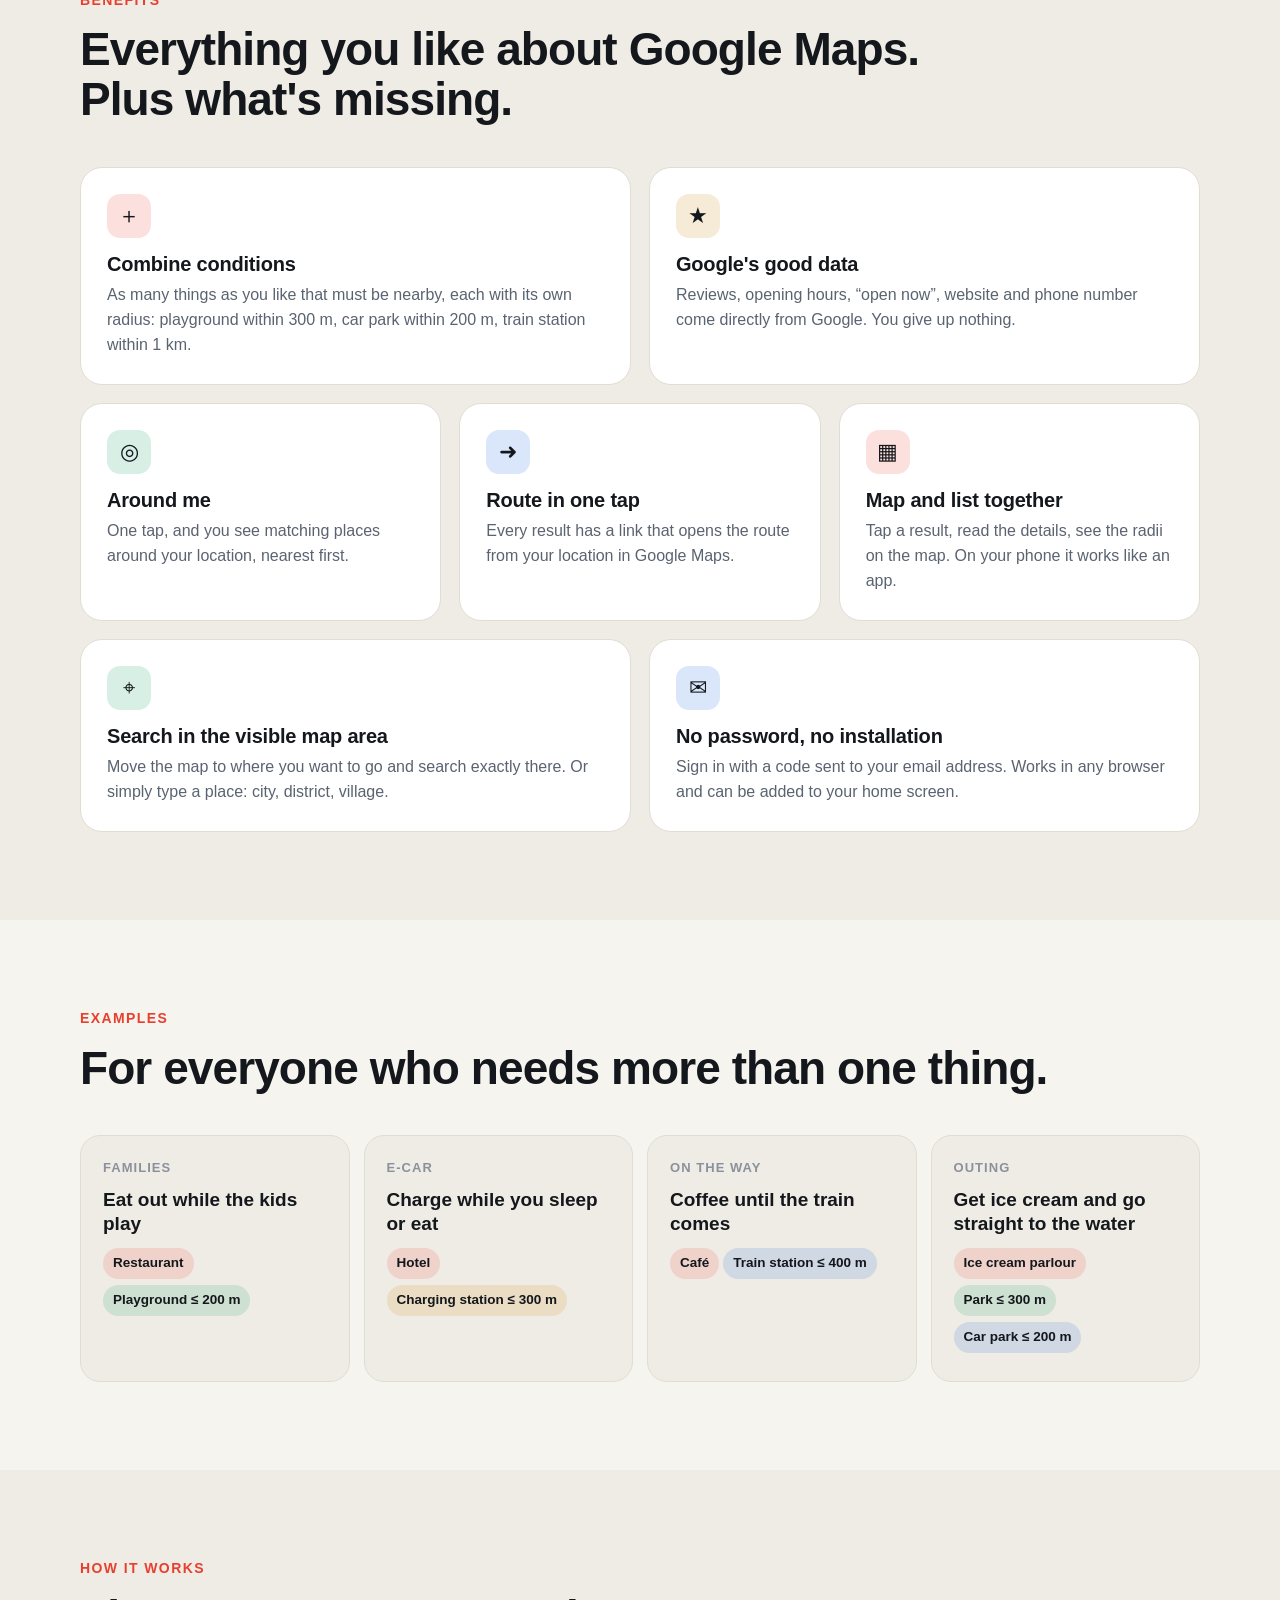
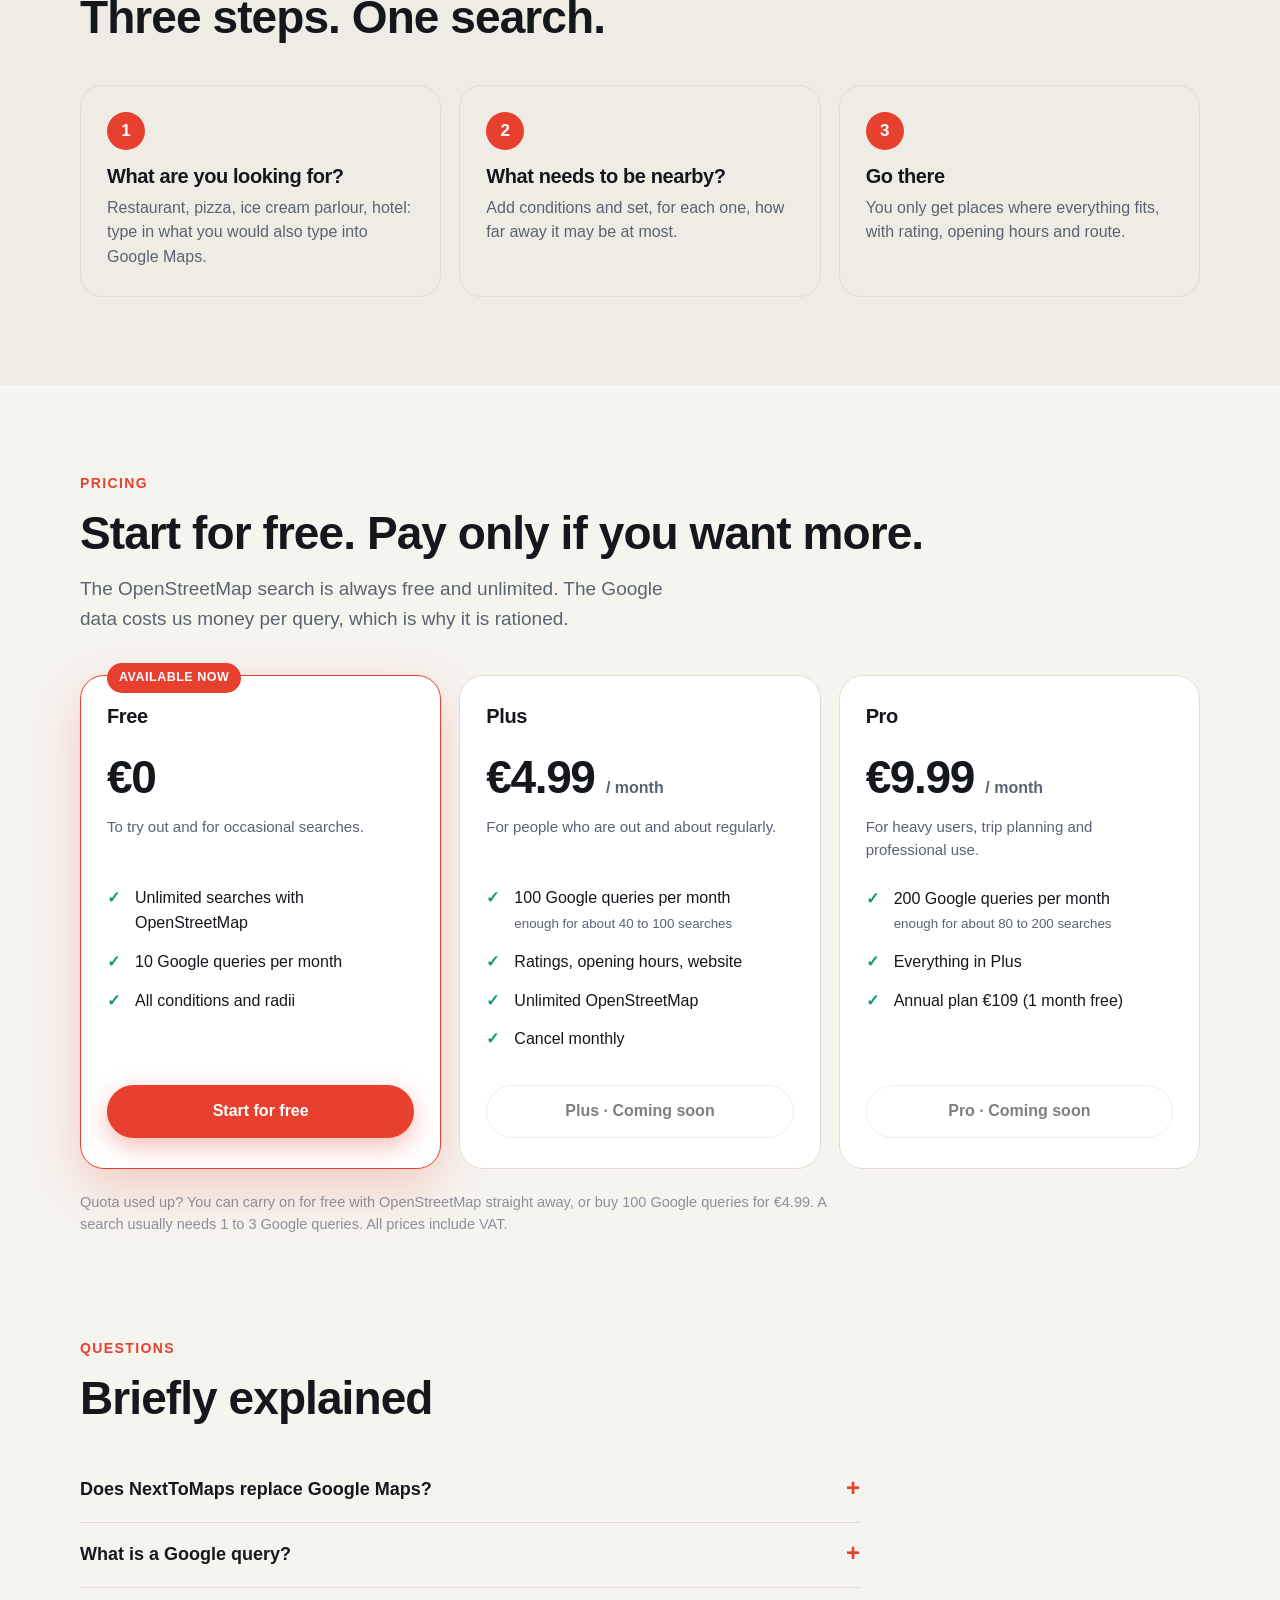
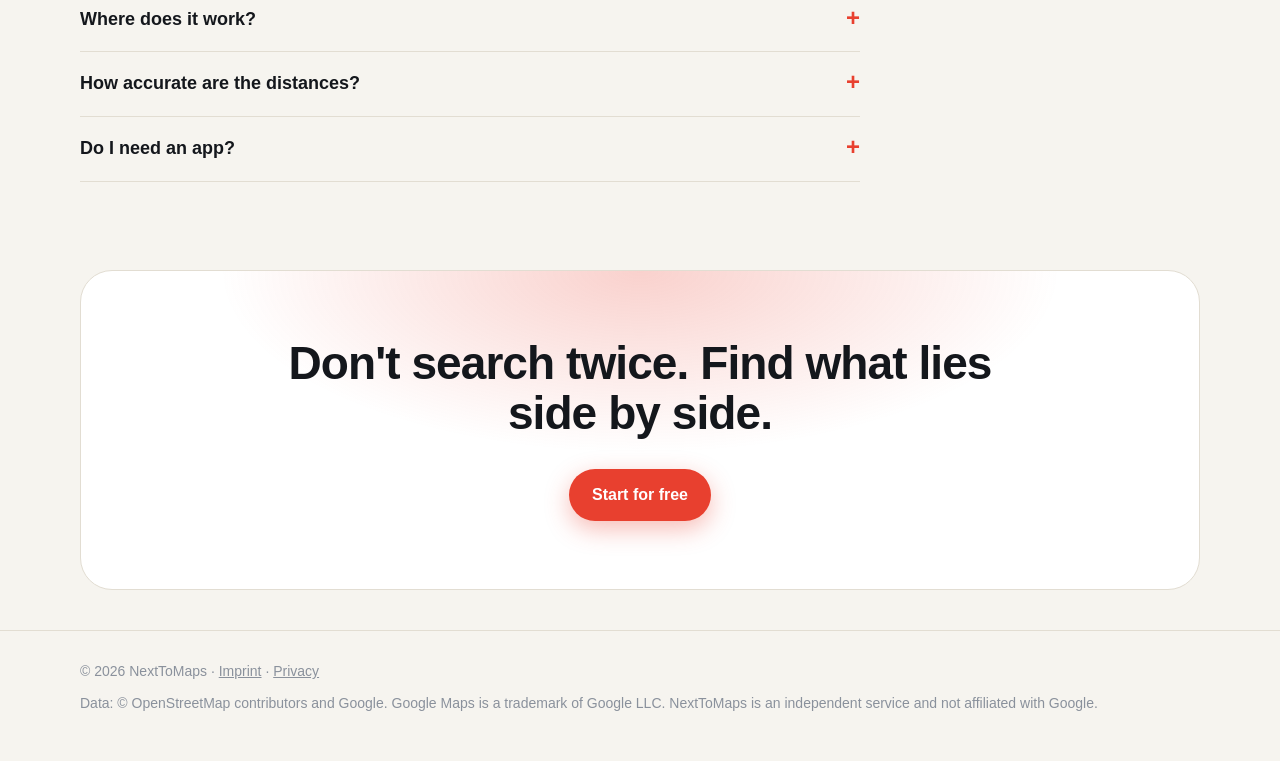
<file: en/index.html>
<!doctype html>
<html lang="en">
<head>
  <meta charset="utf-8">
  <script>
    // Alte Links (Freigabe, Anmeldung) und die App vom Home-Bildschirm direkt in die App leiten
    if (navigator.standalone || matchMedia('(display-mode: standalone)').matches ||
        /[?&](approve|code|token_hash)=|access_token|error_description/.test(location.search + location.hash))
      location.replace('app/' + location.search + location.hash);
  </script>

  <meta name="viewport" content="width=device-width, initial-scale=1, viewport-fit=cover">
  <title>NextToMaps – the map search that also knows the surroundings</title>
  <meta name="description" content="Restaurant with a playground next door? Hotel with a charging station? NextToMaps finds places where the surroundings fit too – with reviews and opening hours from Google.">
  <meta name="theme-color" content="#0b0e13" media="(prefers-color-scheme: dark)">
  <meta name="theme-color" content="#f6f4ef" media="(prefers-color-scheme: light)">
  <link rel="icon" href="../icon.svg" type="image/svg+xml">
  <link rel="icon" href="../icon-192.png">
  <link rel="alternate" hreflang="de" href="https://nexttomaps.com/">
  <link rel="alternate" hreflang="en" href="https://nexttomaps.com/en/">
  <link rel="alternate" hreflang="x-default" href="https://nexttomaps.com/">
  <style>
    /* Entwurf Landingpage. Name und Preise stehen nur in dieser Datei. */
    :root {
      --bg: #0b0e13; --bg2: #11151c; --card: #151a22; --line: #252c38;
      --fg: #f2f4f7; --muted: #9aa4b2; --faint: #6b7584;
      --red: #ff5a4d; --red-fg: #1a0806; --mint: #3ddc97; --sun: #ffc247; --blue: #6aa8ff;
      --map: #131922; --map-road: #222b38; --map-water: #14283a; --map-park: #15281f;
      --shadow: 0 24px 60px rgba(0, 0, 0, .45);
      --font: ui-rounded, "SF Pro Rounded", -apple-system, BlinkMacSystemFont, "Segoe UI", Roboto, "Helvetica Neue", Arial, sans-serif;
    }
    @media (prefers-color-scheme: light) {
      :root {
        --bg: #f6f4ef; --bg2: #efece5; --card: #ffffff; --line: #e2ddd2;
        --fg: #14171c; --muted: #5a6370; --faint: #8a919c;
        --red: #e8402f; --red-fg: #ffffff; --mint: #0f9d63; --sun: #c98600; --blue: #1a66d6;
        --map: #eef0ea; --map-road: #ffffff; --map-water: #cfe3f2; --map-park: #d5ead2;
        --shadow: 0 24px 60px rgba(40, 30, 10, .14);
      }
    }
    * { box-sizing: border-box; }
    html { scroll-behavior: smooth; }
    body { margin: 0; background: var(--bg); color: var(--fg); font: 17px/1.55 var(--font); -webkit-font-smoothing: antialiased; overflow-x: hidden; }
    a { color: inherit; }
    .wrap { width: min(1120px, 100% - 40px); margin: 0 auto; }
    h1, h2, h3 { margin: 0; line-height: 1.08; letter-spacing: -.02em; }
    h2 { font-size: clamp(30px, 4.4vw, 46px); }
    .kicker { color: var(--red); font-weight: 700; font-size: 14px; letter-spacing: .1em; text-transform: uppercase; margin-bottom: 14px; }
    .lead { color: var(--muted); font-size: 19px; max-width: 620px; margin: 16px 0 0; }
    section { padding: 88px 0; }

    /* Kopf */
    nav { position: sticky; top: 0; z-index: 10; backdrop-filter: blur(14px); -webkit-backdrop-filter: blur(14px); background: color-mix(in srgb, var(--bg) 78%, transparent); border-bottom: 1px solid color-mix(in srgb, var(--line) 60%, transparent); }
    nav .wrap { display: flex; align-items: center; gap: 26px; height: 64px; }
    .logo { display: flex; align-items: center; gap: 9px; font-weight: 800; font-size: 20px; letter-spacing: -.02em; text-decoration: none; margin-right: auto; }
    .logo svg { width: 22px; height: 30px; }
    .logo b { color: var(--red); font-weight: 800; }
    nav a.link { color: var(--muted); text-decoration: none; font-size: 15px; font-weight: 500; }
    nav a.link:hover { color: var(--fg); }
    .btn { display: inline-flex; align-items: center; justify-content: center; gap: 8px; padding: 13px 22px; border-radius: 999px; font: inherit; font-weight: 700; font-size: 16px; text-decoration: none; border: 1px solid transparent; cursor: pointer; transition: transform .15s, box-shadow .15s; }
    .btn:hover { transform: translateY(-1px); }
    .btn.primary { background: var(--red); color: var(--red-fg); box-shadow: 0 8px 24px color-mix(in srgb, var(--red) 35%, transparent); }
    .btn.ghost { border-color: var(--line); color: var(--fg); }
    .btn.small { padding: 9px 16px; font-size: 14.5px; }

    /* Hero */
    .hero { padding: 72px 0 60px; position: relative; }
    .hero::before { content: ""; position: absolute; inset: -120px 0 auto; height: 620px; z-index: -1; pointer-events: none;
      background: radial-gradient(520px 320px at 22% 30%, color-mix(in srgb, var(--red) 22%, transparent), transparent 70%),
                  radial-gradient(520px 340px at 80% 20%, color-mix(in srgb, var(--mint) 16%, transparent), transparent 70%); }
    .hero .wrap { display: grid; grid-template-columns: 1.02fr 1fr; gap: 54px; align-items: center; }
    h1 { font-size: clamp(42px, 6.6vw, 76px); font-weight: 800; }
    h1 .dazu { color: var(--red); display: block; }
    .hero p.lead { font-size: 20px; }
    .cta { display: flex; flex-wrap: wrap; gap: 12px; margin-top: 30px; }
    .trust { margin-top: 18px; color: var(--faint); font-size: 14.5px; }

    /* Demo */
    .demo { background: var(--card); border: 1px solid var(--line); border-radius: 26px; box-shadow: var(--shadow); overflow: hidden; }
    .demo-map { display: block; width: 100%; height: auto; background: var(--map); }
    .demo-form { padding: 18px 18px 20px; }
    .field { display: flex; align-items: center; gap: 10px; padding: 12px 16px; border-radius: 14px; background: var(--bg2); border: 1px solid var(--line); font-weight: 600; }
    .field small { color: var(--faint); font-weight: 600; font-size: 12px; text-transform: uppercase; letter-spacing: .08em; width: 44px; }
    .demo-form .hint { margin: 14px 2px 8px; font-size: 12px; font-weight: 700; color: var(--faint); letter-spacing: .08em; text-transform: uppercase; }
    .chips { display: flex; flex-wrap: wrap; gap: 8px; }
    .chip { font: inherit; font-size: 14.5px; font-weight: 600; padding: 9px 14px; border-radius: 999px; background: transparent; color: var(--muted); border: 1px dashed var(--line); cursor: pointer; transition: all .18s; }
    .chip[aria-pressed="true"] { border-style: solid; color: var(--fg); background: color-mix(in srgb, var(--c) 16%, transparent); border-color: color-mix(in srgb, var(--c) 60%, transparent); }
    .chip i { display: inline-block; width: 9px; height: 9px; border-radius: 50%; background: var(--c); margin-right: 7px; }
    .count { margin: 14px 2px 0; font-size: 15px; color: var(--muted); min-height: 24px; }
    .count strong { color: var(--fg); }
    .pin { transition: opacity .3s, transform .3s; transform-box: fill-box; transform-origin: 50% 100%; }
    .pin.off { opacity: .16; transform: scale(.7); }
    .ring { opacity: 0; transition: opacity .3s; }
    .ring.on { opacity: 1; }

    /* Vergleich */
    .versus { display: grid; grid-template-columns: 1fr 1fr; gap: 18px; margin-top: 42px; }
    .vs { border-radius: 22px; padding: 28px; border: 1px solid var(--line); background: var(--card); }
    .vs.good { border-color: color-mix(in srgb, var(--mint) 50%, var(--line)); background: linear-gradient(160deg, color-mix(in srgb, var(--mint) 9%, var(--card)), var(--card) 60%); }
    .vs h3 { font-size: 21px; margin-bottom: 16px; }
    .vs ol, .vs ul { margin: 0; padding: 0; list-style: none; color: var(--muted); }
    .vs li { padding: 8px 0 8px 30px; position: relative; }
    .vs li::before { position: absolute; left: 0; top: 8px; font-weight: 800; }
    .vs.bad li::before { content: "✕"; color: var(--faint); }
    .vs.good li::before { content: "✓"; color: var(--mint); }
    .vs.good li { color: var(--fg); }

    /* Vorteile */
    .bento { display: grid; grid-template-columns: repeat(6, 1fr); gap: 18px; margin-top: 42px; }
    .tile { grid-column: span 2; background: var(--card); border: 1px solid var(--line); border-radius: 22px; padding: 26px; }
    .tile.wide { grid-column: span 3; }
    .tile .ico { width: 44px; height: 44px; border-radius: 13px; display: grid; place-items: center; font-size: 22px; margin-bottom: 16px; background: color-mix(in srgb, var(--c, var(--red)) 16%, transparent); }
    .tile h3 { font-size: 20px; margin-bottom: 8px; letter-spacing: -.01em; }
    .tile p { margin: 0; color: var(--muted); font-size: 16px; }

    /* Beispiele */
    .cases { display: grid; grid-template-columns: repeat(4, 1fr); gap: 14px; margin-top: 42px; }
    .case { border-radius: 20px; padding: 22px; background: var(--bg2); border: 1px solid var(--line); }
    .case .who { font-size: 13px; font-weight: 700; color: var(--faint); letter-spacing: .08em; text-transform: uppercase; }
    .case .what { font-size: 19px; font-weight: 700; margin: 10px 0 12px; line-height: 1.25; }
    .tag { display: inline-block; font-size: 13.5px; font-weight: 600; padding: 5px 10px; border-radius: 999px; margin: 0 4px 6px 0; background: color-mix(in srgb, var(--c) 15%, transparent); color: var(--fg); }

    /* Schritte */
    .steps { display: grid; grid-template-columns: repeat(3, 1fr); gap: 18px; margin-top: 42px; counter-reset: s; }
    .step { padding: 26px; border-radius: 22px; border: 1px solid var(--line); }
    .step::before { counter-increment: s; content: counter(s); display: grid; place-items: center; width: 38px; height: 38px; border-radius: 50%; background: var(--red); color: var(--red-fg); font-weight: 800; margin-bottom: 16px; }
    .step h3 { font-size: 20px; margin-bottom: 8px; }
    .step p { margin: 0; color: var(--muted); font-size: 16px; }

    /* Preise */
    .prices { display: grid; grid-template-columns: repeat(3, 1fr); gap: 18px; margin-top: 42px; align-items: stretch; }
    .price { display: flex; flex-direction: column; background: var(--card); border: 1px solid var(--line); border-radius: 24px; padding: 30px 26px; position: relative; }
    .price.hot { border-color: var(--red); box-shadow: 0 18px 50px color-mix(in srgb, var(--red) 22%, transparent); }
    .badge { position: absolute; top: -13px; left: 26px; background: var(--red); color: var(--red-fg); font-size: 12.5px; font-weight: 800; padding: 5px 12px; border-radius: 999px; letter-spacing: .04em; }
    .price h3 { font-size: 20px; }
    .price .amount { font-size: 46px; font-weight: 800; letter-spacing: -.03em; margin: 14px 0 2px; }
    .price .amount span { font-size: 16px; font-weight: 600; color: var(--muted); letter-spacing: 0; }
    .price .sub { color: var(--muted); font-size: 15px; min-height: 46px; }
    .price ul { list-style: none; padding: 0; margin: 18px 0 26px; flex: 1; }
    .price li { padding: 7px 0 7px 28px; position: relative; font-size: 16px; }
    .price li::before { content: "✓"; position: absolute; left: 0; color: var(--mint); font-weight: 800; }
    .price .btn { width: 100%; }
    .btn.soon { opacity: .55; cursor: default; box-shadow: none; }
    .btn.soon:hover { transform: none; }
    .fine { color: var(--faint); font-size: 14.5px; margin-top: 22px; max-width: 760px; }

    /* Fragen */
    .faq { max-width: 780px; margin-top: 34px; }
    .faq details { border-bottom: 1px solid var(--line); padding: 18px 0; }
    .faq summary { cursor: pointer; font-weight: 700; font-size: 18px; list-style: none; display: flex; justify-content: space-between; gap: 16px; }
    .faq summary::-webkit-details-marker { display: none; }
    .faq summary::after { content: "+"; color: var(--red); font-size: 24px; line-height: 1; transition: transform .2s; }
    .faq details[open] summary::after { transform: rotate(45deg); }
    .faq p { color: var(--muted); margin: 10px 0 0; }

    /* Abschluss */
    .final { text-align: center; border-radius: 32px; padding: 68px 24px; margin-bottom: 40px; border: 1px solid var(--line);
      background: radial-gradient(600px 260px at 50% 0%, color-mix(in srgb, var(--red) 24%, transparent), transparent 70%), var(--card); }
    .final h2 { max-width: 720px; margin: 0 auto; }
    .final .cta { justify-content: center; }
    footer { border-top: 1px solid var(--line); padding: 30px 0 46px; color: var(--faint); font-size: 14px; }
    footer .wrap { display: flex; flex-wrap: wrap; gap: 10px 26px; justify-content: space-between; }

    @media (max-width: 900px) {
      section { padding: 64px 0; }
      .hero { padding-top: 44px; }
      .hero .wrap { grid-template-columns: 1fr; gap: 36px; }
      .versus, .steps, .prices { grid-template-columns: 1fr; }
      .cases { grid-template-columns: 1fr 1fr; }
      .tile, .tile.wide { grid-column: span 6; }
      nav a.link { display: none; }
      nav a.link.lang { display: inline; }
      .price .sub { min-height: 0; }
    }
    @media (max-width: 520px) {
      body { font-size: 16px; }
      .wrap { width: calc(100% - 32px); }
      .cases { grid-template-columns: 1fr; }
      .cta .btn { width: 100%; }
      nav .wrap { gap: 12px; }
      nav .btn.small { padding: 9px 12px; }
      .logo { font-size: 18px; }
    }
    @media (prefers-reduced-motion: reduce) { * { transition: none !important; scroll-behavior: auto !important; } }
  </style>
</head>
<body>

<nav>
  <div class="wrap">
    <a class="logo" href="#top" aria-label="NextToMaps">
      <svg viewBox="0 0 32 44" aria-hidden="true"><path d="M16 1C7.7 1 1 7.7 1 16c0 11 15 27 15 27s15-16 15-27C31 7.7 24.3 1 16 1z" fill="var(--red)"/><path d="M16 9v14M9 16h14" stroke="#fff" stroke-width="3.6" stroke-linecap="round"/></svg>
      <span><b>NextTo</b>Maps</span>
    </a>
    <a class="link lang" href="../" hreflang="de" lang="de" aria-label="Deutsche Version">DE</a>
    <a class="link" href="#vorteile">Benefits</a>
    <a class="link" href="#beispiele">Examples</a>
    <a class="link" href="#preise">Pricing</a>
    <a class="btn primary small" href="app/">Start for free</a>
  </div>
</nav>

<header class="hero" id="top">
  <div class="wrap">
    <div>
      <div class="kicker">The better map search</div>
      <h1>Pizza.<span class="dazu">Right next to the playground.</span></h1>
      <p class="lead">Google Maps finds the restaurant. NextToMaps finds the restaurant where the playground, the car park or the charging station is right next door too.</p>
      <div class="cta">
        <a class="btn primary" href="app/">Start for free</a>
        <a class="btn ghost" href="#vorteile">How it works</a>
      </div>
      <p class="trust">No password, no app store. Runs in the browser and on your phone.</p>
    </div>

    <div class="demo" aria-label="Example search to try out">
      <svg class="demo-map" viewBox="0 0 520 300" role="img" aria-label="Map with eight restaurants">
        <rect width="520" height="300" fill="var(--map)"/>
        <path d="M-10 236 C90 206 150 262 250 240 S430 196 540 226 V310 H-10z" fill="var(--map-water)"/>
        <rect x="300" y="26" width="120" height="78" rx="16" fill="var(--map-park)"/>
        <rect x="44" y="120" width="92" height="64" rx="14" fill="var(--map-park)"/>
        <g stroke="var(--map-road)" stroke-linecap="round" fill="none">
          <path d="M-10 92 H530" stroke-width="13"/><path d="M-10 198 C120 186 300 204 530 172" stroke-width="13"/>
          <path d="M170 -10 V250" stroke-width="11"/><path d="M270 -10 C262 90 290 150 280 240" stroke-width="9"/>
          <path d="M450 -10 V220" stroke-width="11"/><path d="M60 -10 V110" stroke-width="7"/><path d="M360 100 V190" stroke-width="7"/>
        </g>
        <!-- Umkreise der Bedingungen -->
        <g fill-opacity=".13" stroke-width="1.6" stroke-dasharray="5 5">
          <circle class="ring" data-c="spiel" cx="352" cy="62" r="62" fill="#3ddc97" stroke="#3ddc97"/>
          <circle class="ring" data-c="spiel" cx="90" cy="150" r="62" fill="#3ddc97" stroke="#3ddc97"/>
          <circle class="ring" data-c="park" cx="228" cy="140" r="58" fill="#6aa8ff" stroke="#6aa8ff"/>
          <circle class="ring" data-c="park" cx="408" cy="128" r="58" fill="#6aa8ff" stroke="#6aa8ff"/>
          <circle class="ring" data-c="lade" cx="398" cy="70" r="52" fill="#ffc247" stroke="#ffc247"/>
          <circle class="ring" data-c="lade" cx="130" cy="60" r="52" fill="#ffc247" stroke="#ffc247"/>
        </g>
        <g>
          <circle class="ring" data-c="spiel" cx="352" cy="62" r="6" fill="#3ddc97"/><circle class="ring" data-c="spiel" cx="90" cy="150" r="6" fill="#3ddc97"/>
          <circle class="ring" data-c="park" cx="228" cy="140" r="6" fill="#6aa8ff"/><circle class="ring" data-c="park" cx="408" cy="128" r="6" fill="#6aa8ff"/>
          <circle class="ring" data-c="lade" cx="398" cy="70" r="6" fill="#ffc247"/><circle class="ring" data-c="lade" cx="130" cy="60" r="6" fill="#ffc247"/>
        </g>
        <!-- Restaurants: data-has = erfüllte Bedingungen -->
        <g id="pins" fill="var(--red)" stroke="#fff" stroke-width="2">
          <path class="pin" data-has="spiel park lade" transform="translate(386 120)" d="M0 0c-7-9-11-14-11-20a11 11 0 0 1 22 0c0 6-4 11-11 20z"/>
          <path class="pin" data-has="spiel lade"      transform="translate(318 92)"  d="M0 0c-7-9-11-14-11-20a11 11 0 0 1 22 0c0 6-4 11-11 20z"/>
          <path class="pin" data-has="spiel park"      transform="translate(396 176)" d="M0 0c-7-9-11-14-11-20a11 11 0 0 1 22 0c0 6-4 11-11 20z"/>
          <path class="pin" data-has="spiel park"      transform="translate(140 172)" d="M0 0c-7-9-11-14-11-20a11 11 0 0 1 22 0c0 6-4 11-11 20z"/>
          <path class="pin" data-has="park"            transform="translate(250 190)" d="M0 0c-7-9-11-14-11-20a11 11 0 0 1 22 0c0 6-4 11-11 20z"/>
          <path class="pin" data-has="lade"            transform="translate(166 82)"  d="M0 0c-7-9-11-14-11-20a11 11 0 0 1 22 0c0 6-4 11-11 20z"/>
          <path class="pin" data-has=""                transform="translate(486 62)"  d="M0 0c-7-9-11-14-11-20a11 11 0 0 1 22 0c0 6-4 11-11 20z"/>
          <path class="pin" data-has=""                transform="translate(40 226)"  d="M0 0c-7-9-11-14-11-20a11 11 0 0 1 22 0c0 6-4 11-11 20z"/>
        </g>
      </svg>
      <div class="demo-form">
        <div class="field"><small>What?</small>Restaurant</div>
        <div class="hint">Must be nearby – tap to try</div>
        <div class="chips">
          <button class="chip" style="--c: var(--mint)" data-c="spiel" aria-pressed="true"><i></i>Playground ≤ 300 m</button>
          <button class="chip" style="--c: var(--blue)" data-c="park" aria-pressed="false"><i></i>Car park ≤ 200 m</button>
          <button class="chip" style="--c: var(--sun)" data-c="lade" aria-pressed="false"><i></i>Charging station ≤ 250 m</button>
        </div>
        <p class="count" id="count" role="status"></p>
      </div>
    </div>
  </div>
</header>

<section id="warum">
  <div class="wrap">
    <div class="kicker">The problem</div>
    <h2>Map searches can't combine places with their surroundings.</h2>
    <p class="lead">If you need two things at once, you search twice and compare by hand. NextToMaps does it in one search.</p>
    <div class="versus">
      <div class="vs bad">
        <h3>So far with Google Maps</h3>
        <ul>
          <li>Search for restaurants, note the list</li>
          <li>New search: playgrounds</li>
          <li>Zoom back and forth, estimate distances</li>
          <li>Start over for every candidate</li>
        </ul>
      </div>
      <div class="vs good">
        <h3>With NextToMaps</h3>
        <ul>
          <li>One search: “Restaurant”, plus “Playground within 300 m”</li>
          <li>Only matches where everything really fits</li>
          <li>Distance to the playground shown right away</li>
          <li>One tap on “Route” and Google Maps takes you there</li>
        </ul>
      </div>
    </div>
  </div>
</section>

<section id="vorteile" style="background: var(--bg2)">
  <div class="wrap">
    <div class="kicker">Benefits</div>
    <h2>Everything you like about Google Maps.<br>Plus what's missing.</h2>
    <div class="bento">
      <div class="tile wide" style="--c: var(--red)"><div class="ico">＋</div><h3>Combine conditions</h3><p>As many things as you like that must be nearby, each with its own radius: playground within 300 m, car park within 200 m, train station within 1 km.</p></div>
      <div class="tile wide" style="--c: var(--sun)"><div class="ico">★</div><h3>Google's good data</h3><p>Reviews, opening hours, “open now”, website and phone number come directly from Google. You give up nothing.</p></div>
      <div class="tile" style="--c: var(--mint)"><div class="ico">◎</div><h3>Around me</h3><p>One tap, and you see matching places around your location, nearest first.</p></div>
      <div class="tile" style="--c: var(--blue)"><div class="ico">➜</div><h3>Route in one tap</h3><p>Every result has a link that opens the route from your location in Google Maps.</p></div>
      <div class="tile" style="--c: var(--red)"><div class="ico">▦</div><h3>Map and list together</h3><p>Tap a result, read the details, see the radii on the map. On your phone it works like an app.</p></div>
      <div class="tile wide" style="--c: var(--mint)"><div class="ico">⌖</div><h3>Search in the visible map area</h3><p>Move the map to where you want to go and search exactly there. Or simply type a place: city, district, village.</p></div>
      <div class="tile wide" style="--c: var(--blue)"><div class="ico">✉</div><h3>No password, no installation</h3><p>Sign in with a code sent to your email address. Works in any browser and can be added to your home screen.</p></div>
    </div>
  </div>
</section>

<section id="beispiele">
  <div class="wrap">
    <div class="kicker">Examples</div>
    <h2>For everyone who needs more than one thing.</h2>
    <div class="cases">
      <div class="case"><div class="who">Families</div><div class="what">Eat out while the kids play</div><span class="tag" style="--c: var(--red)">Restaurant</span><span class="tag" style="--c: var(--mint)">Playground ≤ 200 m</span></div>
      <div class="case"><div class="who">E-car</div><div class="what">Charge while you sleep or eat</div><span class="tag" style="--c: var(--red)">Hotel</span><span class="tag" style="--c: var(--sun)">Charging station ≤ 300 m</span></div>
      <div class="case"><div class="who">On the way</div><div class="what">Coffee until the train comes</div><span class="tag" style="--c: var(--red)">Café</span><span class="tag" style="--c: var(--blue)">Train station ≤ 400 m</span></div>
      <div class="case"><div class="who">Outing</div><div class="what">Get ice cream and go straight to the water</div><span class="tag" style="--c: var(--red)">Ice cream parlour</span><span class="tag" style="--c: var(--mint)">Park ≤ 300 m</span><span class="tag" style="--c: var(--blue)">Car park ≤ 200 m</span></div>
    </div>
  </div>
</section>

<section style="background: var(--bg2)">
  <div class="wrap">
    <div class="kicker">How it works</div>
    <h2>Three steps. One search.</h2>
    <div class="steps">
      <div class="step"><h3>What are you looking for?</h3><p>Restaurant, pizza, ice cream parlour, hotel: type in what you would also type into Google Maps.</p></div>
      <div class="step"><h3>What needs to be nearby?</h3><p>Add conditions and set, for each one, how far away it may be at most.</p></div>
      <div class="step"><h3>Go there</h3><p>You only get places where everything fits, with rating, opening hours and route.</p></div>
    </div>
  </div>
</section>

<section id="preise">
  <div class="wrap">
    <div class="kicker">Pricing</div>
    <h2>Start for free. Pay only if you want more.</h2>
    <p class="lead">The OpenStreetMap search is always free and unlimited. The Google data costs us money per query, which is why it is rationed.</p>
    <div class="prices">
      <div class="price hot">
        <div class="badge">AVAILABLE NOW</div>
        <h3>Free</h3>
        <div class="amount">€0</div>
        <div class="sub">To try out and for occasional searches.</div>
        <ul>
          <li>Unlimited searches with OpenStreetMap</li>
          <li>10 Google queries per month</li>
          <li>All conditions and radii</li>
        </ul>
        <a class="btn primary" href="app/">Start for free</a>
      </div>
      <div class="price">
        <h3>Plus</h3>
        <div class="amount">€4.99 <span>/ month</span></div>
        <div class="sub">For people who are out and about regularly.</div>
        <ul>
          <li>100 Google queries per month<br><small style="color: var(--muted)">enough for about 40 to 100 searches</small></li>
          <li>Ratings, opening hours, website</li>
          <li>Unlimited OpenStreetMap</li>
          <li>Cancel monthly</li>
        </ul>
        <span class="btn ghost soon" aria-disabled="true">Plus · Coming soon</span>
      </div>
      <div class="price">
        <h3>Pro</h3>
        <div class="amount">€9.99 <span>/ month</span></div>
        <div class="sub">For heavy users, trip planning and professional use.</div>
        <ul>
          <li>200 Google queries per month<br><small style="color: var(--muted)">enough for about 80 to 200 searches</small></li>
          <li>Everything in Plus</li>
          <li>Annual plan €109 (1 month free)</li>
        </ul>
        <span class="btn ghost soon" aria-disabled="true">Pro · Coming soon</span>
      </div>
    </div>
    <p class="fine">Quota used up? You can carry on for free with OpenStreetMap straight away, or buy 100 Google queries for €4.99. A search usually needs 1 to 3 Google queries. All prices include VAT.</p>
  </div>
</section>

<section style="padding-top: 0">
  <div class="wrap">
    <div class="kicker">Questions</div>
    <h2>Briefly explained</h2>
    <div class="faq">
      <details><summary>Does NextToMaps replace Google Maps?</summary><p>No, it complements it. NextToMaps finds the right place; the navigation there is handled by Google Maps with one tap on “Route”.</p></details>
      <details><summary>What is a Google query?</summary><p>Each results page we fetch from Google counts as one query. A normal search needs 1 to 3. Conditions such as playground, car park or charging station come from our own database and cost nothing.</p></details>
      <details><summary>Where does it work?</summary><p>The Google search works everywhere. Our fast database for conditions covers Germany, Austria, Switzerland and Italy and is updated every month.</p></details>
      <details><summary>How accurate are the distances?</summary><p>The distances are straight-line. The walking route may be somewhat longer.</p></details>
      <details><summary>Do I need an app?</summary><p>No. NextToMaps runs in the browser. On your phone you can add it to your home screen, and then it feels like an app.</p></details>
    </div>
  </div>
</section>

<div class="wrap">
  <div class="final">
    <h2>Don't search twice. Find what lies side by side.</h2>
    <div class="cta"><a class="btn primary" href="app/">Start for free</a></div>
  </div>
</div>

<footer>
  <div class="wrap">
    <span>© 2026 NextToMaps · <a href="imprint.html">Imprint</a> · <a href="privacy.html">Privacy</a></span>
    <span>Data: © OpenStreetMap contributors and Google. Google Maps is a trademark of Google LLC. NextToMaps is an independent service and not affiliated with Google.</span>
  </div>
</footer>

<script>
  // Kleine Demo: Bedingungen an- und abwählen, passende Restaurants bleiben stehen.
  const chips = [...document.querySelectorAll('.chip')];
  const pins = [...document.querySelectorAll('.pin')];
  const rings = [...document.querySelectorAll('.ring')];
  function update() {
    const on = chips.filter(c => c.getAttribute('aria-pressed') === 'true').map(c => c.dataset.c);
    let n = 0;
    for (const p of pins) {
      const has = p.dataset.has.split(' ');
      const ok = on.every(c => has.includes(c));
      p.classList.toggle('off', !ok);
      if (ok) n++;
    }
    for (const r of rings) r.classList.toggle('on', on.includes(r.dataset.c));
    const c = document.getElementById('count');
    c.innerHTML = on.length
      ? `<strong>${n} of ${pins.length}</strong> restaurants ${n === 1 ? 'matches' : 'match'} all conditions.`
      : `<strong>${pins.length}</strong> restaurants found. Pick a condition.`;
  }
  chips.forEach(c => c.addEventListener('click', () => {
    c.setAttribute('aria-pressed', String(c.getAttribute('aria-pressed') !== 'true'));
    update();
  }));
  update();
</script>
<script src="../count.js" defer></script>
</body>
</html>
</file>
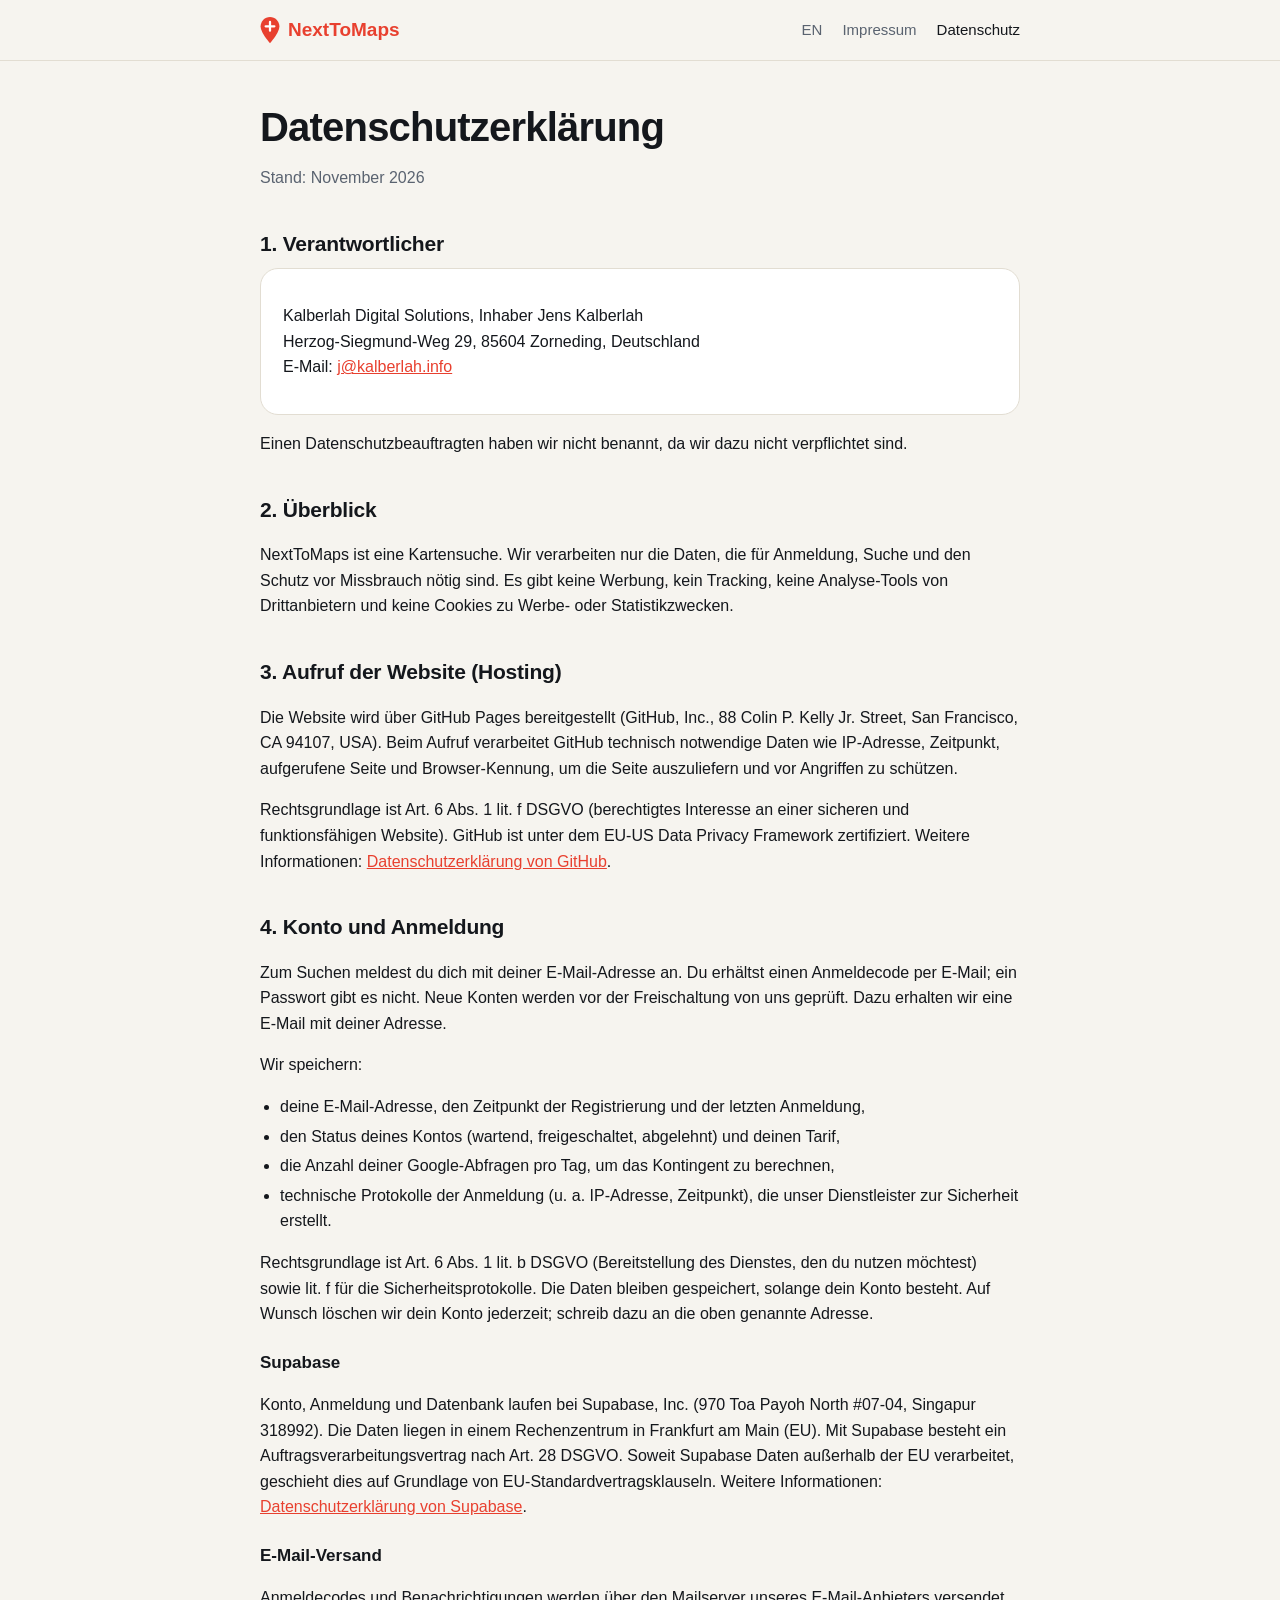
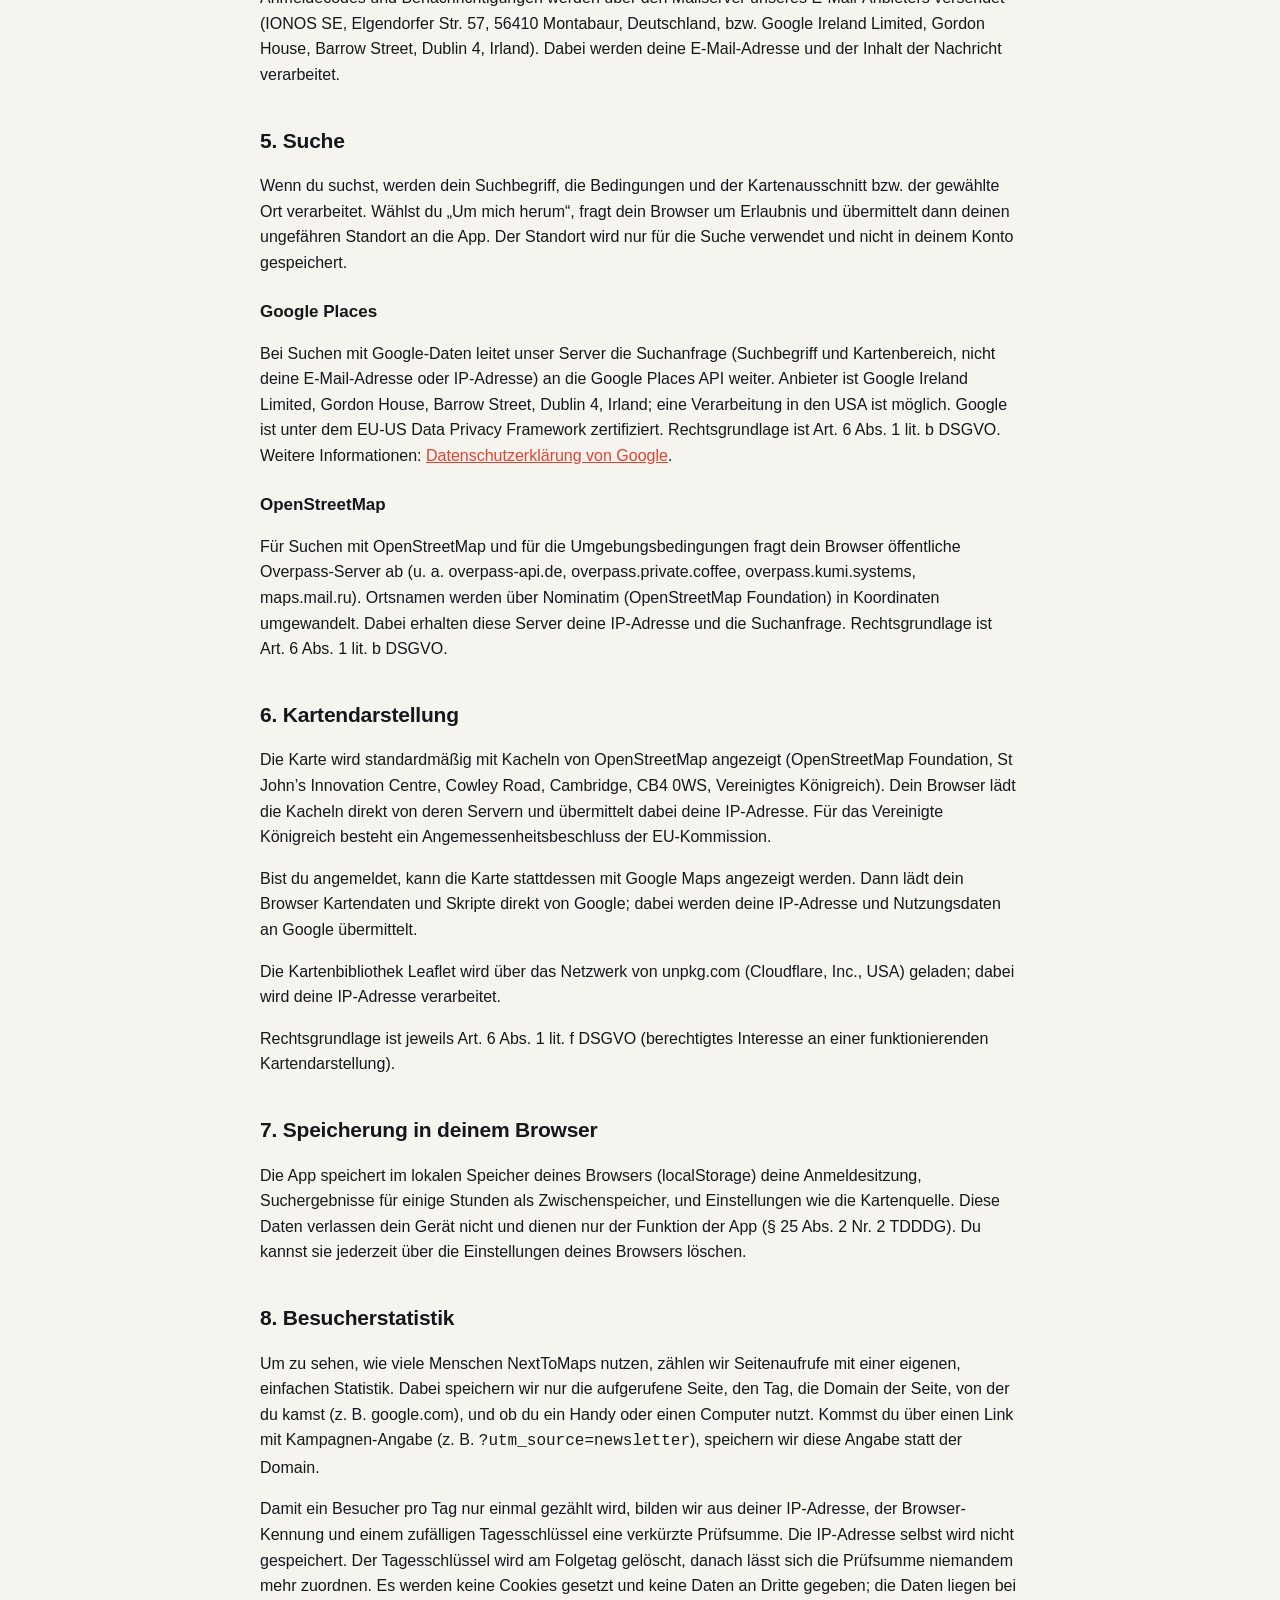
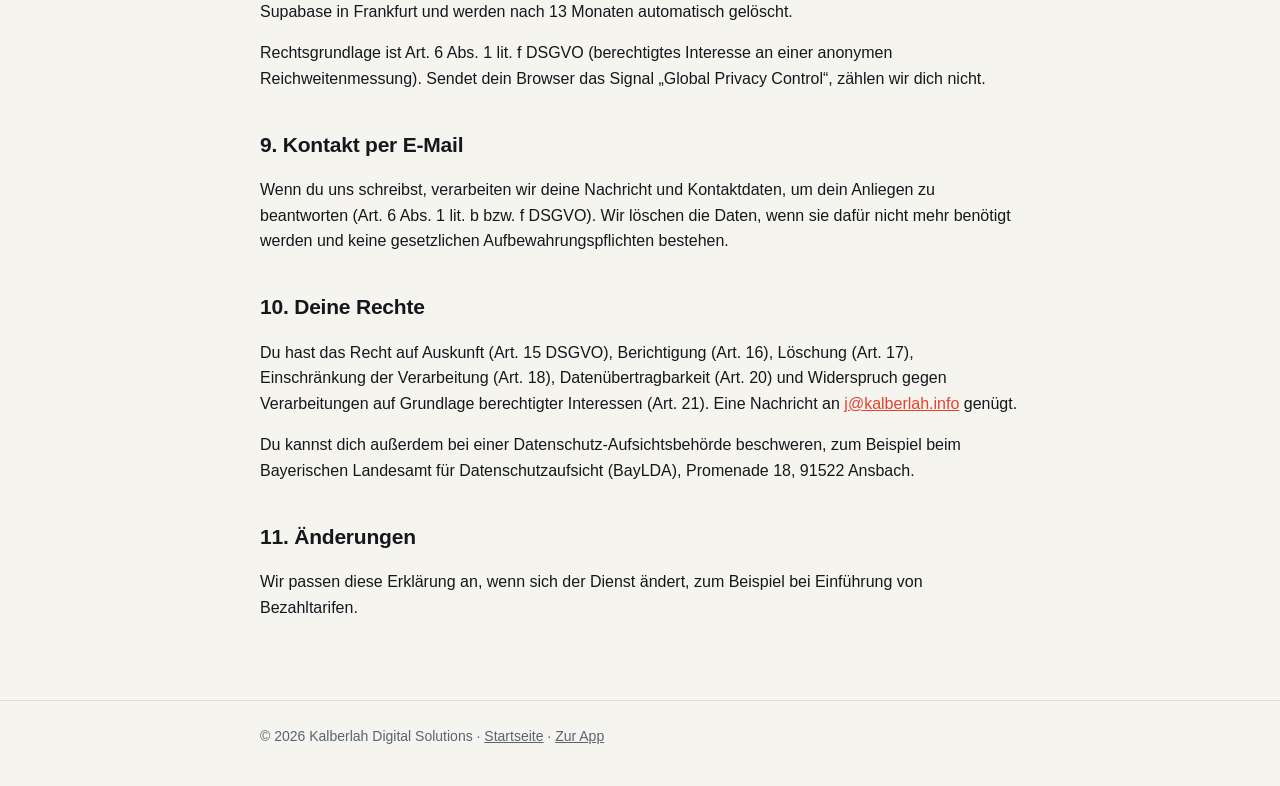
<file: datenschutz.html>
<!doctype html>
<html lang="de">
<head>
  <meta charset="utf-8">
  <meta name="viewport" content="width=device-width, initial-scale=1, viewport-fit=cover">
  <title>Datenschutz – NextToMaps</title>
  <meta name="robots" content="noindex">
  <meta name="theme-color" content="#0b0e13" media="(prefers-color-scheme: dark)">
  <meta name="theme-color" content="#f6f4ef" media="(prefers-color-scheme: light)">
  <link rel="icon" href="icon.svg" type="image/svg+xml">
  <link rel="alternate" hreflang="de" href="https://nexttomaps.com/datenschutz.html">
  <link rel="alternate" hreflang="en" href="https://nexttomaps.com/en/privacy.html">
  <link rel="alternate" hreflang="x-default" href="https://nexttomaps.com/datenschutz.html">
  <style>
    :root { --bg: #0b0e13; --card: #151a22; --line: #252c38; --fg: #f2f4f7; --muted: #9aa4b2; --red: #ff5a4d;
      --font: ui-rounded, "SF Pro Rounded", -apple-system, BlinkMacSystemFont, "Segoe UI", Roboto, "Helvetica Neue", Arial, sans-serif; }
    @media (prefers-color-scheme: light) { :root { --bg: #f6f4ef; --card: #fff; --line: #e2ddd2; --fg: #14171c; --muted: #5a6370; --red: #e8402f; } }
    * { box-sizing: border-box; }
    body { margin: 0; background: var(--bg); color: var(--fg); font: 16px/1.6 var(--font); -webkit-font-smoothing: antialiased; }
    .wrap { width: min(760px, 100% - 32px); margin: 0 auto; }
    nav { border-bottom: 1px solid var(--line); }
    nav .wrap { display: flex; align-items: center; gap: 20px; height: 60px; }
    .logo { display: flex; align-items: center; gap: 8px; font-weight: 800; font-size: 19px; text-decoration: none; margin-right: auto; }
    .logo svg { width: 20px; height: 28px; } .logo b { color: var(--red); }
    nav a.link { color: var(--muted); text-decoration: none; font-size: 15px; white-space: nowrap; }
    .logo span { white-space: nowrap; }
    @media (max-width: 420px) { nav .wrap { gap: 14px; } nav a.link { font-size: 14px; } .logo { font-size: 17px; } }
    @media (max-width: 360px) { .logo span { display: none; } }
    nav a.link:hover, nav a.link[aria-current] { color: var(--fg); }
    main { padding: 44px 0 64px; }
    h1 { font-size: clamp(30px, 6vw, 40px); line-height: 1.1; letter-spacing: -.02em; margin: 0 0 8px; }
    h2 { font-size: 21px; margin: 36px 0 8px; letter-spacing: -.01em; }
    h3 { font-size: 17px; margin: 22px 0 4px; }
    p, li { color: var(--fg); } .muted { color: var(--muted); }
    ul { padding-left: 20px; } li { margin: 4px 0; }
    a { color: var(--red); overflow-wrap: anywhere; }
    .card { background: var(--card); border: 1px solid var(--line); border-radius: 18px; padding: 18px 22px; }
    footer { border-top: 1px solid var(--line); padding: 24px 0 40px; color: var(--muted); font-size: 14px; }
    footer a { color: inherit; }
  </style>
</head>
<body>
<nav><div class="wrap">
  <a class="logo" href="./" aria-label="NextToMaps Startseite"><svg viewBox="0 0 32 44" aria-hidden="true"><path d="M16 1C7.7 1 1 7.7 1 16c0 11 15 27 15 27s15-16 15-27C31 7.7 24.3 1 16 1z" fill="var(--red)"/><path d="M16 9v14M9 16h14" stroke="#fff" stroke-width="3.6" stroke-linecap="round"/></svg><span><b>NextTo</b>Maps</span></a>
  <a class="link" href="en/privacy.html" hreflang="en" lang="en" aria-label="English version">EN</a>
  <a class="link" href="impressum.html">Impressum</a>
  <a class="link" href="datenschutz.html" aria-current="page">Datenschutz</a>
</div></nav>
<main><div class="wrap">
<h1>Datenschutzerklärung</h1>
<p class="muted">Stand: November 2026</p>

<h2>1. Verantwortlicher</h2>
<div class="card">
  <p>Kalberlah Digital Solutions, Inhaber Jens Kalberlah<br>
  Herzog-Siegmund-Weg 29, 85604 Zorneding, Deutschland<br>
  E-Mail: <a href="mailto:j@kalberlah.info">j@kalberlah.info</a></p>
</div>
<p>Einen Datenschutzbeauftragten haben wir nicht benannt, da wir dazu nicht verpflichtet sind.</p>

<h2>2. Überblick</h2>
<p>NextToMaps ist eine Kartensuche. Wir verarbeiten nur die Daten, die für Anmeldung, Suche und den Schutz vor Missbrauch nötig sind. Es gibt keine Werbung, kein Tracking, keine Analyse-Tools von Drittanbietern und keine Cookies zu Werbe- oder Statistikzwecken.</p>

<h2>3. Aufruf der Website (Hosting)</h2>
<p>Die Website wird über GitHub Pages bereitgestellt (GitHub, Inc., 88 Colin P. Kelly Jr. Street, San Francisco, CA 94107, USA). Beim Aufruf verarbeitet GitHub technisch notwendige Daten wie IP-Adresse, Zeitpunkt, aufgerufene Seite und Browser-Kennung, um die Seite auszuliefern und vor Angriffen zu schützen.</p>
<p>Rechtsgrundlage ist Art. 6 Abs. 1 lit. f DSGVO (berechtigtes Interesse an einer sicheren und funktionsfähigen Website). GitHub ist unter dem EU-US Data Privacy Framework zertifiziert. Weitere Informationen: <a href="https://docs.github.com/de/site-policy/privacy-policies/github-general-privacy-statement" rel="noopener">Datenschutzerklärung von GitHub</a>.</p>

<h2>4. Konto und Anmeldung</h2>
<p>Zum Suchen meldest du dich mit deiner E-Mail-Adresse an. Du erhältst einen Anmeldecode per E-Mail; ein Passwort gibt es nicht. Neue Konten werden vor der Freischaltung von uns geprüft. Dazu erhalten wir eine E-Mail mit deiner Adresse.</p>
<p>Wir speichern:</p>
<ul>
  <li>deine E-Mail-Adresse, den Zeitpunkt der Registrierung und der letzten Anmeldung,</li>
  <li>den Status deines Kontos (wartend, freigeschaltet, abgelehnt) und deinen Tarif,</li>
  <li>die Anzahl deiner Google-Abfragen pro Tag, um das Kontingent zu berechnen,</li>
  <li>technische Protokolle der Anmeldung (u. a. IP-Adresse, Zeitpunkt), die unser Dienstleister zur Sicherheit erstellt.</li>
</ul>
<p>Rechtsgrundlage ist Art. 6 Abs. 1 lit. b DSGVO (Bereitstellung des Dienstes, den du nutzen möchtest) sowie lit. f für die Sicherheitsprotokolle. Die Daten bleiben gespeichert, solange dein Konto besteht. Auf Wunsch löschen wir dein Konto jederzeit; schreib dazu an die oben genannte Adresse.</p>

<h3>Supabase</h3>
<p>Konto, Anmeldung und Datenbank laufen bei Supabase, Inc. (970 Toa Payoh North #07-04, Singapur 318992). Die Daten liegen in einem Rechenzentrum in Frankfurt am Main (EU). Mit Supabase besteht ein Auftragsverarbeitungsvertrag nach Art. 28 DSGVO. Soweit Supabase Daten außerhalb der EU verarbeitet, geschieht dies auf Grundlage von EU-Standardvertragsklauseln. Weitere Informationen: <a href="https://supabase.com/privacy" rel="noopener">Datenschutzerklärung von Supabase</a>.</p>

<h3>E-Mail-Versand</h3>
<p>Anmeldecodes und Benachrichtigungen werden über den Mailserver unseres E-Mail-Anbieters versendet (IONOS SE, Elgendorfer Str. 57, 56410 Montabaur, Deutschland, bzw. Google Ireland Limited, Gordon House, Barrow Street, Dublin 4, Irland). Dabei werden deine E-Mail-Adresse und der Inhalt der Nachricht verarbeitet.</p>

<h2>5. Suche</h2>
<p>Wenn du suchst, werden dein Suchbegriff, die Bedingungen und der Kartenausschnitt bzw. der gewählte Ort verarbeitet. Wählst du „Um mich herum“, fragt dein Browser um Erlaubnis und übermittelt dann deinen ungefähren Standort an die App. Der Standort wird nur für die Suche verwendet und nicht in deinem Konto gespeichert.</p>

<h3>Google Places</h3>
<p>Bei Suchen mit Google-Daten leitet unser Server die Suchanfrage (Suchbegriff und Kartenbereich, nicht deine E-Mail-Adresse oder IP-Adresse) an die Google Places API weiter. Anbieter ist Google Ireland Limited, Gordon House, Barrow Street, Dublin 4, Irland; eine Verarbeitung in den USA ist möglich. Google ist unter dem EU-US Data Privacy Framework zertifiziert. Rechtsgrundlage ist Art. 6 Abs. 1 lit. b DSGVO. Weitere Informationen: <a href="https://policies.google.com/privacy" rel="noopener">Datenschutzerklärung von Google</a>.</p>

<h3>OpenStreetMap</h3>
<p>Für Suchen mit OpenStreetMap und für die Umgebungsbedingungen fragt dein Browser öffentliche Overpass-Server ab (u. a. overpass-api.de, overpass.private.coffee, overpass.kumi.systems, maps.mail.ru). Ortsnamen werden über Nominatim (OpenStreetMap Foundation) in Koordinaten umgewandelt. Dabei erhalten diese Server deine IP-Adresse und die Suchanfrage. Rechtsgrundlage ist Art. 6 Abs. 1 lit. b DSGVO.</p>

<h2>6. Kartendarstellung</h2>
<p>Die Karte wird standardmäßig mit Kacheln von OpenStreetMap angezeigt (OpenStreetMap Foundation, St John’s Innovation Centre, Cowley Road, Cambridge, CB4 0WS, Vereinigtes Königreich). Dein Browser lädt die Kacheln direkt von deren Servern und übermittelt dabei deine IP-Adresse. Für das Vereinigte Königreich besteht ein Angemessenheitsbeschluss der EU-Kommission.</p>
<p>Bist du angemeldet, kann die Karte stattdessen mit Google Maps angezeigt werden. Dann lädt dein Browser Kartendaten und Skripte direkt von Google; dabei werden deine IP-Adresse und Nutzungsdaten an Google übermittelt.</p>
<p>Die Kartenbibliothek Leaflet wird über das Netzwerk von unpkg.com (Cloudflare, Inc., USA) geladen; dabei wird deine IP-Adresse verarbeitet.</p>
<p>Rechtsgrundlage ist jeweils Art. 6 Abs. 1 lit. f DSGVO (berechtigtes Interesse an einer funktionierenden Kartendarstellung).</p>

<h2>7. Speicherung in deinem Browser</h2>
<p>Die App speichert im lokalen Speicher deines Browsers (localStorage) deine Anmeldesitzung, Suchergebnisse für einige Stunden als Zwischenspeicher, und Einstellungen wie die Kartenquelle. Diese Daten verlassen dein Gerät nicht und dienen nur der Funktion der App (§ 25 Abs. 2 Nr. 2 TDDDG). Du kannst sie jederzeit über die Einstellungen deines Browsers löschen.</p>

<h2>8. Besucherstatistik</h2>
<p>Um zu sehen, wie viele Menschen NextToMaps nutzen, zählen wir Seitenaufrufe mit einer eigenen, einfachen Statistik. Dabei speichern wir nur die aufgerufene Seite, den Tag, die Domain der Seite, von der du kamst (z. B. google.com), und ob du ein Handy oder einen Computer nutzt. Kommst du über einen Link mit Kampagnen-Angabe (z. B. <code>?utm_source=newsletter</code>), speichern wir diese Angabe statt der Domain.</p>
<p>Damit ein Besucher pro Tag nur einmal gezählt wird, bilden wir aus deiner IP-Adresse, der Browser-Kennung und einem zufälligen Tagesschlüssel eine verkürzte Prüfsumme. Die IP-Adresse selbst wird nicht gespeichert. Der Tagesschlüssel wird am Folgetag gelöscht, danach lässt sich die Prüfsumme niemandem mehr zuordnen. Es werden keine Cookies gesetzt und keine Daten an Dritte gegeben; die Daten liegen bei Supabase in Frankfurt und werden nach 13 Monaten automatisch gelöscht.</p>
<p>Rechtsgrundlage ist Art. 6 Abs. 1 lit. f DSGVO (berechtigtes Interesse an einer anonymen Reichweitenmessung). Sendet dein Browser das Signal „Global Privacy Control“, zählen wir dich nicht.</p>

<h2>9. Kontakt per E-Mail</h2>
<p>Wenn du uns schreibst, verarbeiten wir deine Nachricht und Kontaktdaten, um dein Anliegen zu beantworten (Art. 6 Abs. 1 lit. b bzw. f DSGVO). Wir löschen die Daten, wenn sie dafür nicht mehr benötigt werden und keine gesetzlichen Aufbewahrungspflichten bestehen.</p>

<h2>10. Deine Rechte</h2>
<p>Du hast das Recht auf Auskunft (Art. 15 DSGVO), Berichtigung (Art. 16), Löschung (Art. 17), Einschränkung der Verarbeitung (Art. 18), Datenübertragbarkeit (Art. 20) und Widerspruch gegen Verarbeitungen auf Grundlage berechtigter Interessen (Art. 21). Eine Nachricht an <a href="mailto:j@kalberlah.info">j@kalberlah.info</a> genügt.</p>
<p>Du kannst dich außerdem bei einer Datenschutz-Aufsichtsbehörde beschweren, zum Beispiel beim Bayerischen Landesamt für Datenschutzaufsicht (BayLDA), Promenade 18, 91522 Ansbach.</p>

<h2>11. Änderungen</h2>
<p>Wir passen diese Erklärung an, wenn sich der Dienst ändert, zum Beispiel bei Einführung von Bezahltarifen.</p>
</div></main>
<footer><div class="wrap">© 2026 Kalberlah Digital Solutions · <a href="./">Startseite</a> · <a href="app/">Zur App</a></div></footer>
<script src="count.js" defer></script>
</body>
</html>
</file>
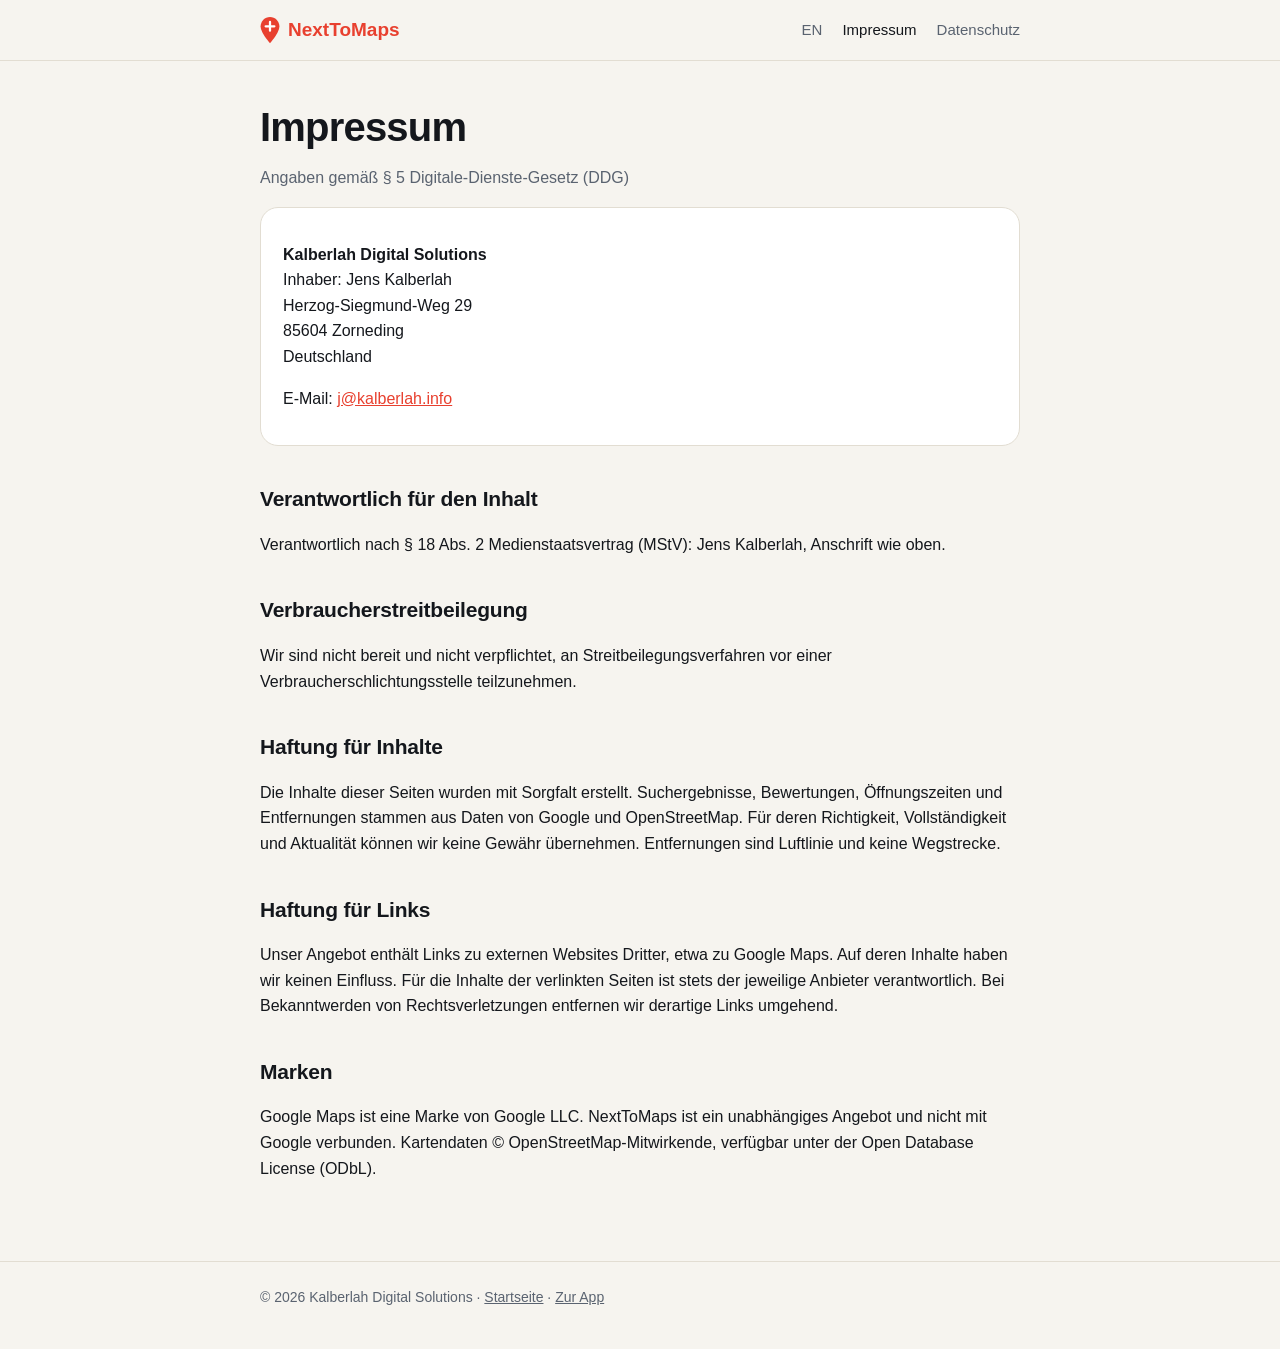
<file: impressum.html>
<!doctype html>
<html lang="de">
<head>
  <meta charset="utf-8">
  <meta name="viewport" content="width=device-width, initial-scale=1, viewport-fit=cover">
  <title>Impressum – NextToMaps</title>
  <meta name="robots" content="noindex">
  <meta name="theme-color" content="#0b0e13" media="(prefers-color-scheme: dark)">
  <meta name="theme-color" content="#f6f4ef" media="(prefers-color-scheme: light)">
  <link rel="icon" href="icon.svg" type="image/svg+xml">
  <link rel="alternate" hreflang="de" href="https://nexttomaps.com/impressum.html">
  <link rel="alternate" hreflang="en" href="https://nexttomaps.com/en/imprint.html">
  <link rel="alternate" hreflang="x-default" href="https://nexttomaps.com/impressum.html">
  <style>
    :root { --bg: #0b0e13; --card: #151a22; --line: #252c38; --fg: #f2f4f7; --muted: #9aa4b2; --red: #ff5a4d;
      --font: ui-rounded, "SF Pro Rounded", -apple-system, BlinkMacSystemFont, "Segoe UI", Roboto, "Helvetica Neue", Arial, sans-serif; }
    @media (prefers-color-scheme: light) { :root { --bg: #f6f4ef; --card: #fff; --line: #e2ddd2; --fg: #14171c; --muted: #5a6370; --red: #e8402f; } }
    * { box-sizing: border-box; }
    body { margin: 0; background: var(--bg); color: var(--fg); font: 16px/1.6 var(--font); -webkit-font-smoothing: antialiased; }
    .wrap { width: min(760px, 100% - 32px); margin: 0 auto; }
    nav { border-bottom: 1px solid var(--line); }
    nav .wrap { display: flex; align-items: center; gap: 20px; height: 60px; }
    .logo { display: flex; align-items: center; gap: 8px; font-weight: 800; font-size: 19px; text-decoration: none; margin-right: auto; }
    .logo svg { width: 20px; height: 28px; } .logo b { color: var(--red); }
    nav a.link { color: var(--muted); text-decoration: none; font-size: 15px; white-space: nowrap; }
    .logo span { white-space: nowrap; }
    @media (max-width: 420px) { nav .wrap { gap: 14px; } nav a.link { font-size: 14px; } .logo { font-size: 17px; } }
    @media (max-width: 360px) { .logo span { display: none; } }
    nav a.link:hover, nav a.link[aria-current] { color: var(--fg); }
    main { padding: 44px 0 64px; }
    h1 { font-size: clamp(30px, 6vw, 40px); line-height: 1.1; letter-spacing: -.02em; margin: 0 0 8px; }
    h2 { font-size: 21px; margin: 36px 0 8px; letter-spacing: -.01em; }
    h3 { font-size: 17px; margin: 22px 0 4px; }
    p, li { color: var(--fg); } .muted { color: var(--muted); }
    ul { padding-left: 20px; } li { margin: 4px 0; }
    a { color: var(--red); overflow-wrap: anywhere; }
    .card { background: var(--card); border: 1px solid var(--line); border-radius: 18px; padding: 18px 22px; }
    footer { border-top: 1px solid var(--line); padding: 24px 0 40px; color: var(--muted); font-size: 14px; }
    footer a { color: inherit; }
  </style>
</head>
<body>
<nav><div class="wrap">
  <a class="logo" href="./" aria-label="NextToMaps Startseite"><svg viewBox="0 0 32 44" aria-hidden="true"><path d="M16 1C7.7 1 1 7.7 1 16c0 11 15 27 15 27s15-16 15-27C31 7.7 24.3 1 16 1z" fill="var(--red)"/><path d="M16 9v14M9 16h14" stroke="#fff" stroke-width="3.6" stroke-linecap="round"/></svg><span><b>NextTo</b>Maps</span></a>
  <a class="link" href="en/imprint.html" hreflang="en" lang="en" aria-label="English version">EN</a>
  <a class="link" href="impressum.html" aria-current="page">Impressum</a>
  <a class="link" href="datenschutz.html">Datenschutz</a>
</div></nav>
<main><div class="wrap">
<h1>Impressum</h1>
<p class="muted">Angaben gemäß § 5 Digitale-Dienste-Gesetz (DDG)</p>

<div class="card">
  <p><strong>Kalberlah Digital Solutions</strong><br>
  Inhaber: Jens Kalberlah<br>
  Herzog-Siegmund-Weg 29<br>
  85604 Zorneding<br>
  Deutschland</p>
  <p>E-Mail: <a href="mailto:j@kalberlah.info">j@kalberlah.info</a></p>
</div>

<h2>Verantwortlich für den Inhalt</h2>
<p>Verantwortlich nach § 18 Abs. 2 Medienstaatsvertrag (MStV): Jens Kalberlah, Anschrift wie oben.</p>

<h2>Verbraucherstreitbeilegung</h2>
<p>Wir sind nicht bereit und nicht verpflichtet, an Streitbeilegungsverfahren vor einer Verbraucherschlichtungsstelle teilzunehmen.</p>

<h2>Haftung für Inhalte</h2>
<p>Die Inhalte dieser Seiten wurden mit Sorgfalt erstellt. Suchergebnisse, Bewertungen, Öffnungszeiten und Entfernungen stammen aus Daten von Google und OpenStreetMap. Für deren Richtigkeit, Vollständigkeit und Aktualität können wir keine Gewähr übernehmen. Entfernungen sind Luftlinie und keine Wegstrecke.</p>

<h2>Haftung für Links</h2>
<p>Unser Angebot enthält Links zu externen Websites Dritter, etwa zu Google Maps. Auf deren Inhalte haben wir keinen Einfluss. Für die Inhalte der verlinkten Seiten ist stets der jeweilige Anbieter verantwortlich. Bei Bekanntwerden von Rechtsverletzungen entfernen wir derartige Links umgehend.</p>

<h2>Marken</h2>
<p>Google Maps ist eine Marke von Google LLC. NextToMaps ist ein unabhängiges Angebot und nicht mit Google verbunden. Kartendaten © OpenStreetMap-Mitwirkende, verfügbar unter der Open Database License (ODbL).</p>
</div></main>
<footer><div class="wrap">© 2026 Kalberlah Digital Solutions · <a href="./">Startseite</a> · <a href="app/">Zur App</a></div></footer>
<script src="count.js" defer></script>
</body>
</html>
</file>
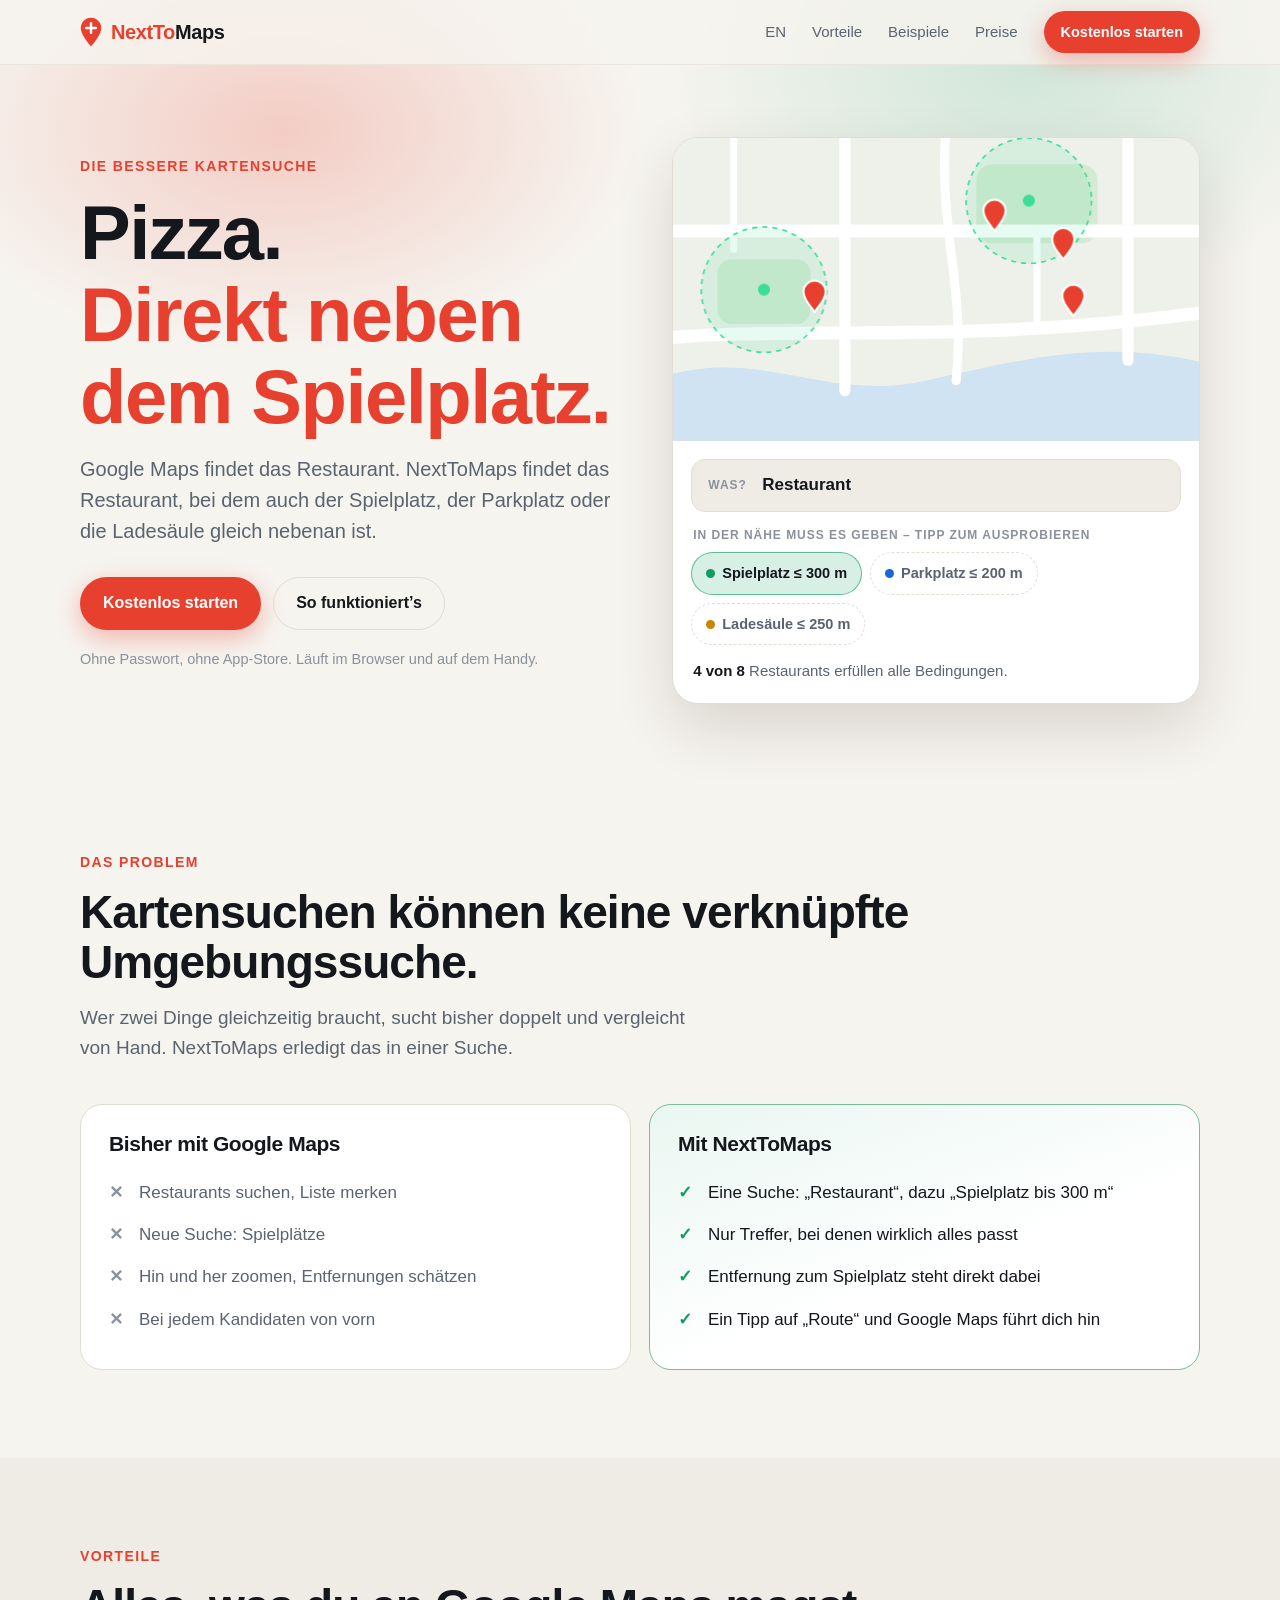
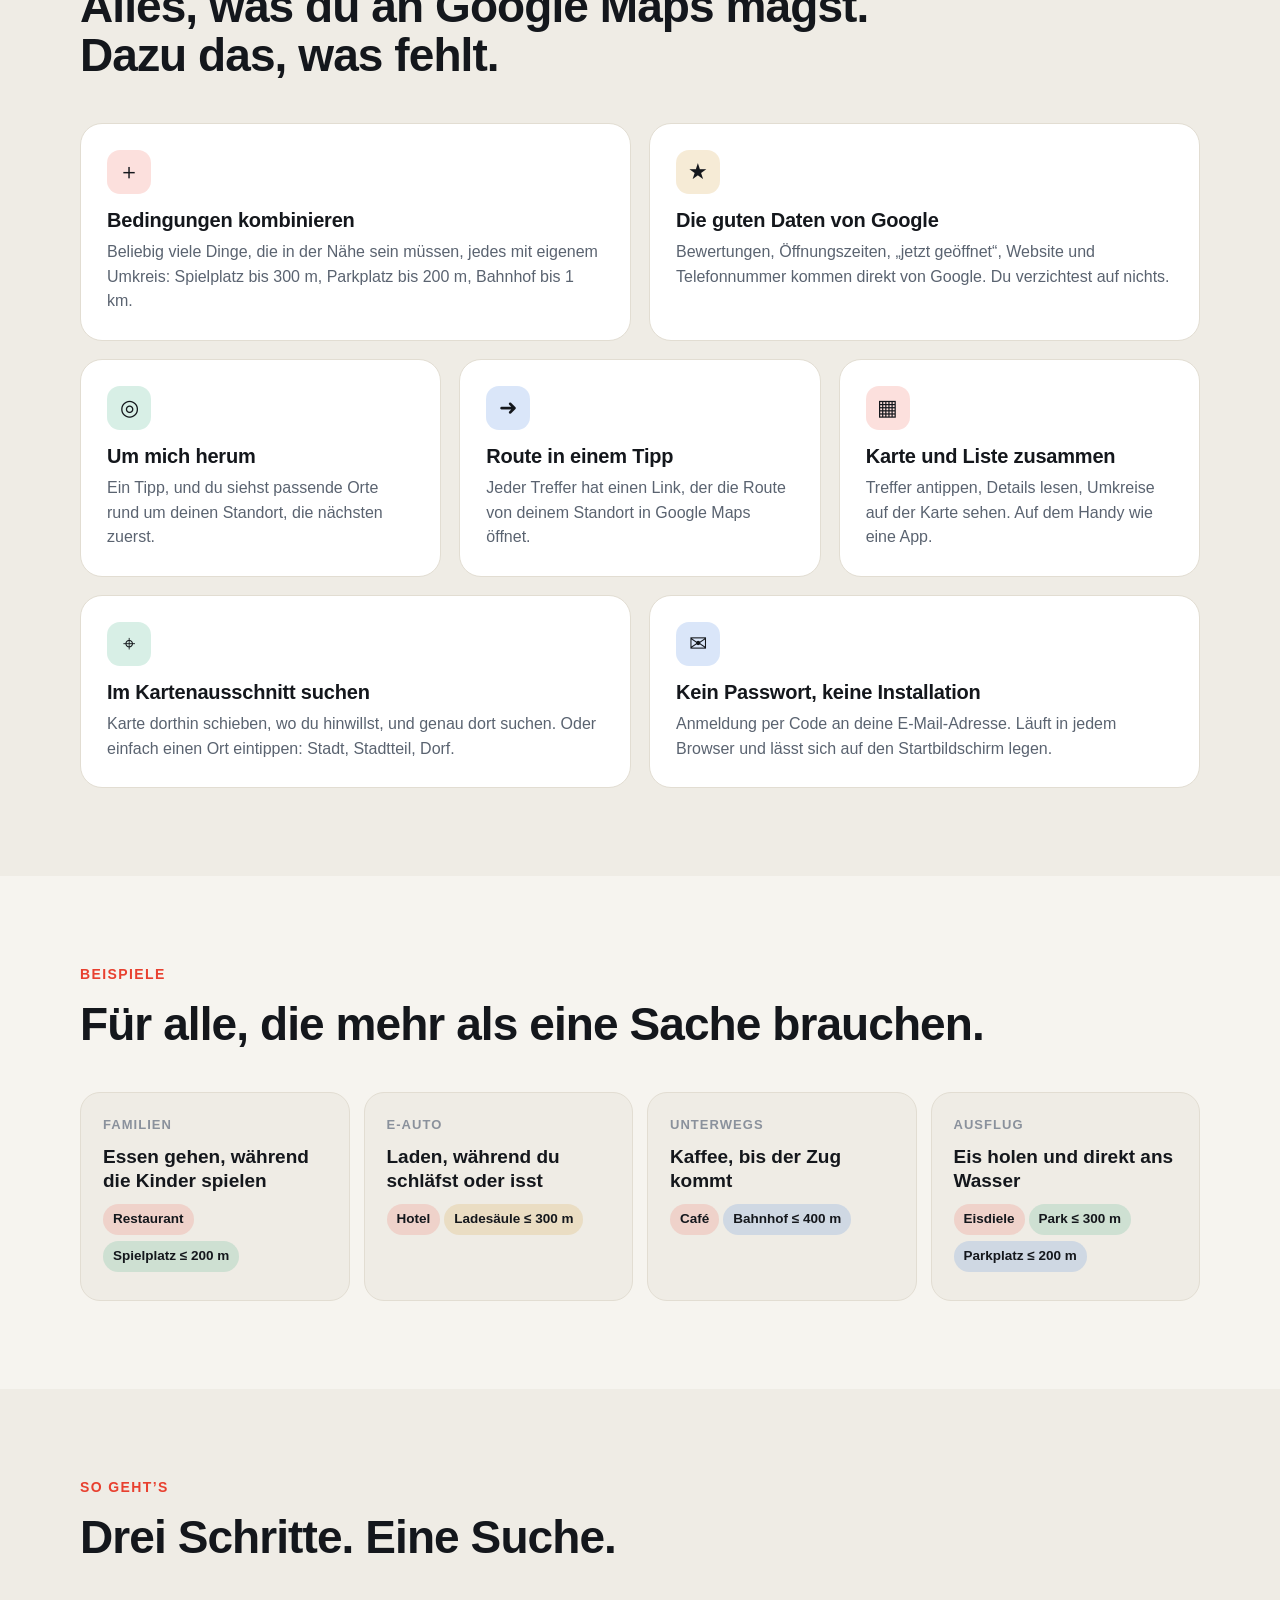
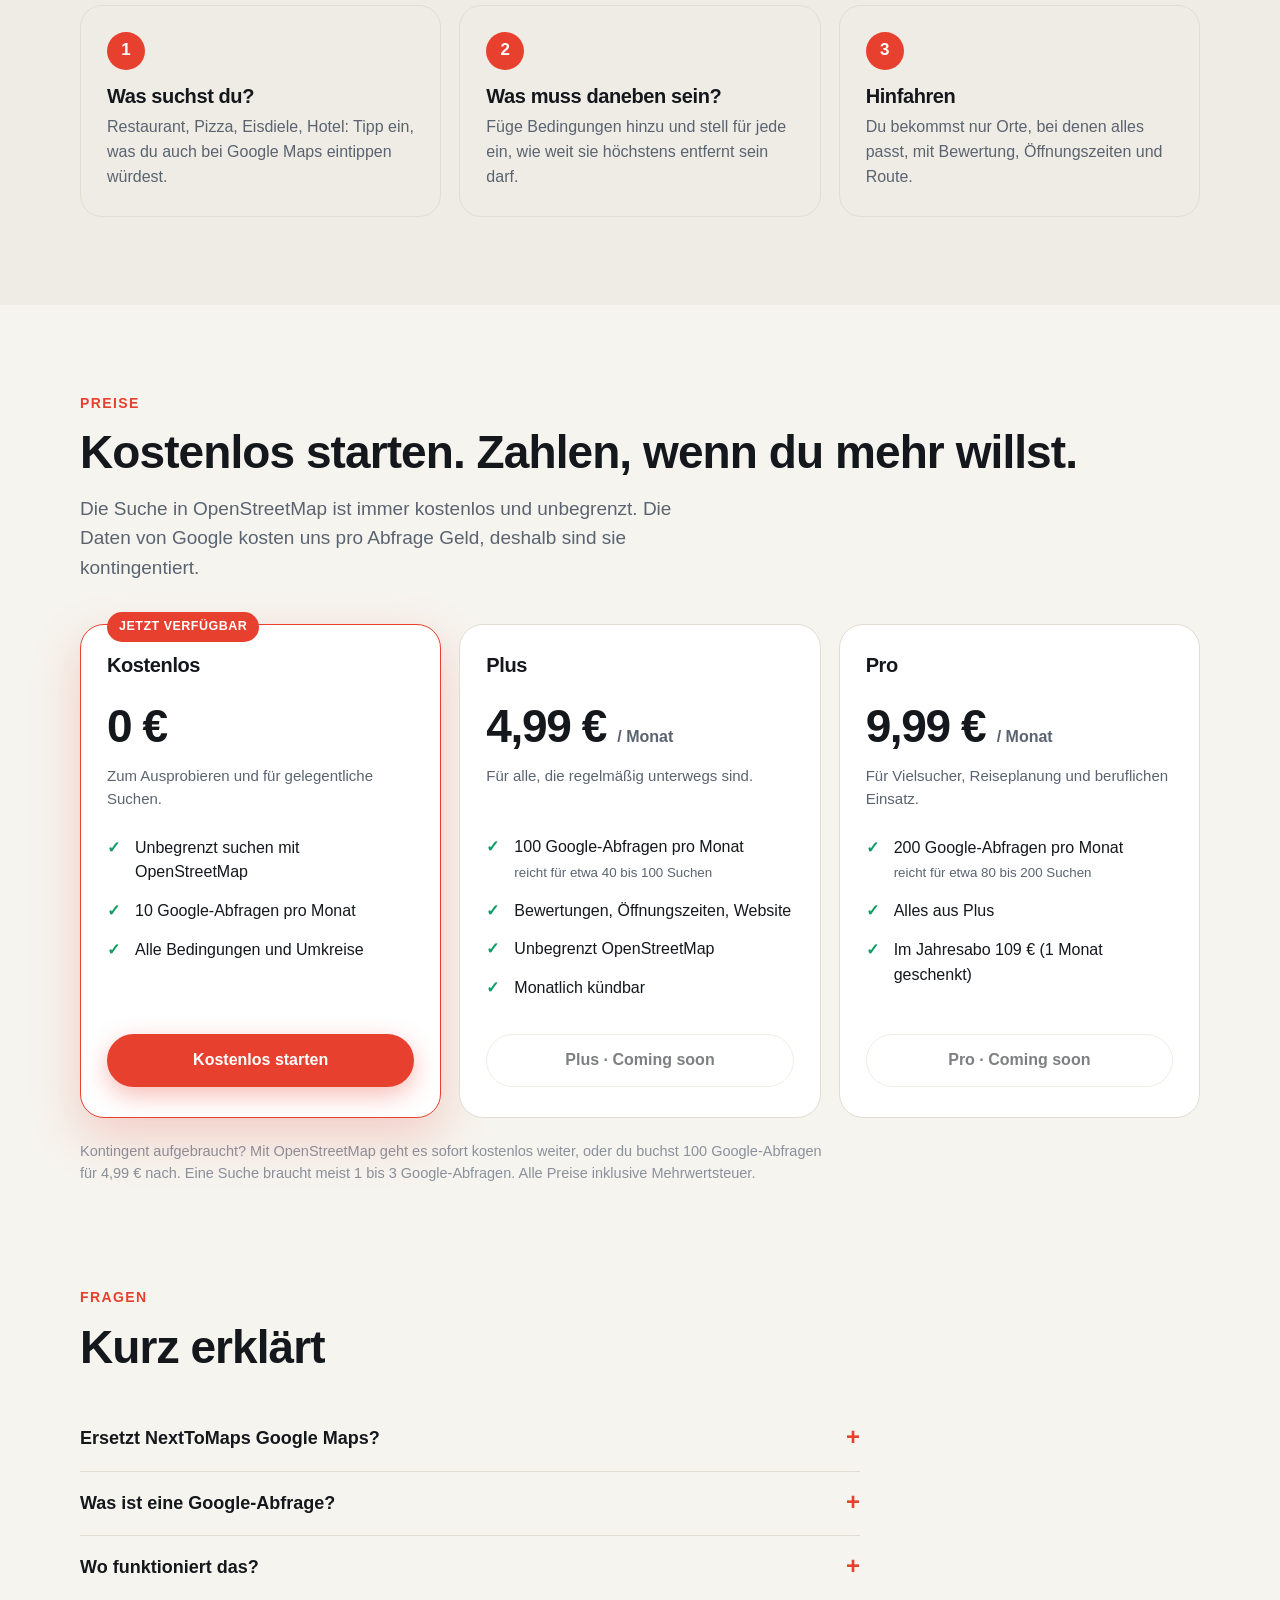
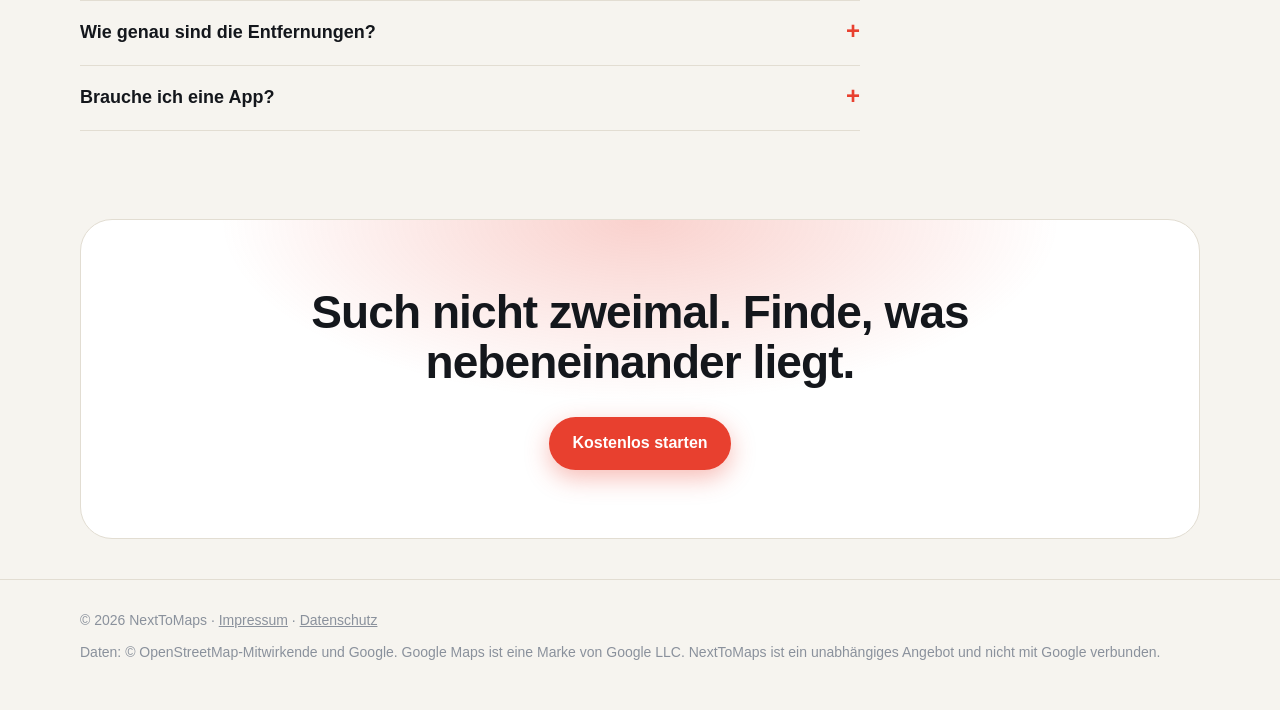
<file: landing.html>
<!doctype html>
<meta charset="utf-8">
<title>NextToMaps</title>
<meta http-equiv="refresh" content="0; url=./">
<link rel="canonical" href="https://nexttomaps.com/">
<a href="./">Weiter zu NextToMaps</a>
</file>
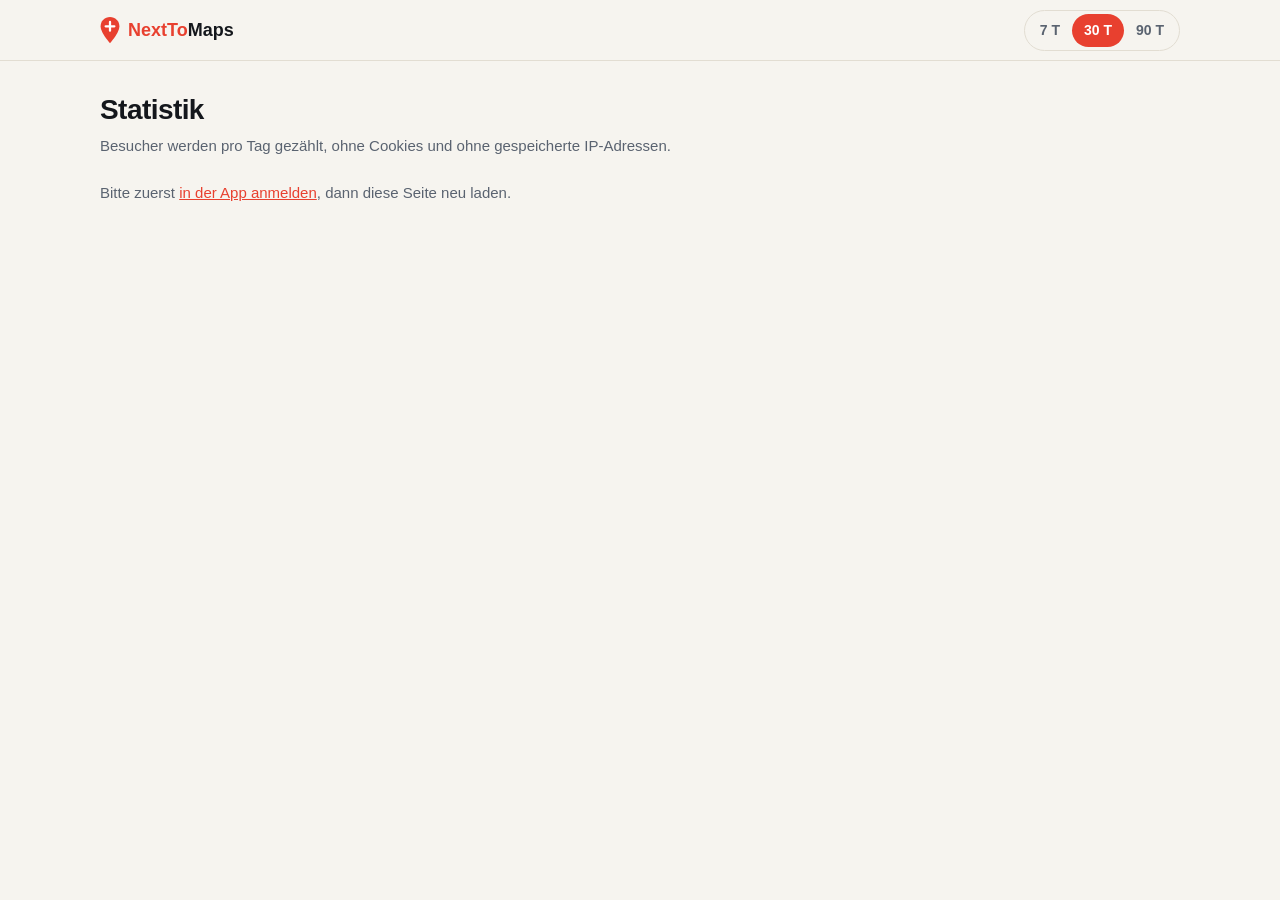
<file: statistik.html>
<!doctype html>
<html lang="de">
<head>
  <meta charset="utf-8">
  <meta name="viewport" content="width=device-width, initial-scale=1, viewport-fit=cover">
  <title>Statistik – NextToMaps</title>
  <meta name="robots" content="noindex, nofollow">
  <meta name="theme-color" content="#0b0e13" media="(prefers-color-scheme: dark)">
  <meta name="theme-color" content="#f6f4ef" media="(prefers-color-scheme: light)">
  <link rel="icon" href="icon.svg" type="image/svg+xml">
  <style>
    :root { --bg: #0b0e13; --card: #151a22; --line: #252c38; --fg: #f2f4f7; --muted: #9aa4b2; --red: #ff5a4d; --mint: #3ddc97; --blue: #6aa8ff;
      --font: ui-rounded, "SF Pro Rounded", -apple-system, BlinkMacSystemFont, "Segoe UI", Roboto, "Helvetica Neue", Arial, sans-serif; }
    @media (prefers-color-scheme: light) { :root { --bg: #f6f4ef; --card: #fff; --line: #e2ddd2; --fg: #14171c; --muted: #5a6370; --red: #e8402f; --mint: #0f9d63; --blue: #1a66d6; } }
    * { box-sizing: border-box; }
    body { margin: 0; background: var(--bg); color: var(--fg); font: 15px/1.5 var(--font); -webkit-font-smoothing: antialiased; }
    .wrap { width: min(1080px, 100% - 32px); margin: 0 auto; }
    nav { border-bottom: 1px solid var(--line); }
    nav .wrap { display: flex; align-items: center; gap: 16px; height: 60px; }
    .logo { display: flex; align-items: center; gap: 8px; font-weight: 800; font-size: 18px; text-decoration: none; color: inherit; margin-right: auto; white-space: nowrap; }
    .logo svg { width: 20px; height: 28px; } .logo b { color: var(--red); }
    .seg { display: flex; border: 1px solid var(--line); border-radius: 999px; padding: 3px; }
    .seg button { font: inherit; font-size: 14px; font-weight: 600; border: 0; background: none; color: var(--muted); padding: 6px 12px; border-radius: 999px; cursor: pointer; }
    .seg button[aria-pressed="true"] { background: var(--red); color: #fff; }
    main { padding: 28px 0 60px; }
    h1 { font-size: 28px; margin: 0 0 4px; letter-spacing: -.02em; }
    h2 { font-size: 17px; margin: 0 0 14px; }
    .muted { color: var(--muted); }
    #msg { margin: 24px 0; }
    #msg a { color: var(--red); }
    .kpis { display: grid; grid-template-columns: repeat(auto-fit, minmax(160px, 1fr)); gap: 12px; margin: 22px 0; }
    .card { background: var(--card); border: 1px solid var(--line); border-radius: 16px; padding: 16px 18px; }
    .kpi .v { font-size: 30px; font-weight: 800; letter-spacing: -.02em; font-variant-numeric: tabular-nums; }
    .kpi .l { color: var(--muted); font-size: 13.5px; }
    .grid2 { display: grid; grid-template-columns: 1fr 1fr; gap: 12px; margin-top: 12px; }
    @media (max-width: 760px) { .grid2 { grid-template-columns: 1fr; } }
    .chart { display: flex; align-items: flex-end; gap: 3px; height: 160px; border-bottom: 1px solid var(--line); }
    .chart .col { flex: 1; min-width: 0; height: 100%; display: flex; flex-direction: column; justify-content: flex-end; }
    .chart .bar { background: var(--red); border-radius: 4px 4px 0 0; min-height: 0; }
    .chart.alt .bar { background: var(--blue); }
    .axis { display: flex; justify-content: space-between; color: var(--muted); font-size: 12px; margin-top: 6px; }
    .legend { color: var(--muted); font-size: 13px; margin-top: 8px; }
    table { width: 100%; border-collapse: collapse; }
    td, th { text-align: left; padding: 7px 0; border-bottom: 1px solid var(--line); font-weight: 400; }
    th { color: var(--muted); font-size: 13px; }
    td.n, th.n { text-align: right; font-variant-numeric: tabular-nums; }
    tr:last-child td { border-bottom: 0; }
  </style>
</head>
<body>
<nav><div class="wrap">
  <a class="logo" href="./"><svg viewBox="0 0 32 44" aria-hidden="true"><path d="M16 1C7.7 1 1 7.7 1 16c0 11 15 27 15 27s15-16 15-27C31 7.7 24.3 1 16 1z" fill="var(--red)"/><path d="M16 9v14M9 16h14" stroke="#fff" stroke-width="3.6" stroke-linecap="round"/></svg><span><b>NextTo</b>Maps</span></a>
  <div class="seg" role="group" aria-label="Zeitraum">
    <button type="button" data-days="7">7 T</button>
    <button type="button" data-days="30" aria-pressed="true">30 T</button>
    <button type="button" data-days="90">90 T</button>
  </div>
</div></nav>
<main><div class="wrap">
  <h1>Statistik</h1>
  <div class="muted">Besucher werden pro Tag gezählt, ohne Cookies und ohne gespeicherte IP-Adressen.</div>
  <div id="msg" class="muted">Lade …</div>
  <div id="out" hidden>
    <div class="kpis" id="kpis"></div>
    <div class="card">
      <h2>Besucher pro Tag</h2>
      <div class="chart" id="chartVisitors"></div>
      <div class="axis" id="axis1"></div>
    </div>
    <div class="grid2">
      <div class="card">
        <h2>Google-Abfragen pro Tag</h2>
        <div class="chart alt" id="chartGoogle"></div>
        <div class="axis" id="axis2"></div>
        <div class="legend" id="googleCost"></div>
      </div>
      <div class="card">
        <h2>Woher die Besucher kommen</h2>
        <table id="refs"></table>
      </div>
      <div class="card">
        <h2>Seiten</h2>
        <table id="pages"></table>
      </div>
      <div class="card">
        <h2>Geräte und Konten</h2>
        <table id="devices"></table>
      </div>
    </div>
  </div>
</div></main>

<script src="vendor/supabase.js"></script>
<script>
  const SB_URL = 'https://icqensripxkuiarkrvsb.supabase.co';
  const SB_KEY = 'sb_publishable_Y0VsKjxvgrJicGVZvPrehw_ivOYfuxF';
  const sb = window.supabase.createClient(SB_URL, SB_KEY, {
    auth: { flowType: 'implicit', detectSessionInUrl: false, persistSession: true, autoRefreshToken: true },
  });
  const $ = s => document.querySelector(s);
  const fmt = n => Number(n).toLocaleString('de-DE');
  const pct = (a, b) => b ? Math.round(a / b * 100) + ' %' : '–';
  const esc = s => String(s).replace(/[&<>"]/g, c => ({ '&': '&amp;', '<': '&lt;', '>': '&gt;', '"': '&quot;' })[c]);
  const PAGE_NAMES = { '/': 'Landingpage', '/app/': 'App', '/impressum.html': 'Impressum', '/datenschutz.html': 'Datenschutz',
    '/en/': 'Landingpage (EN)', '/en/app/': 'App (EN)', '/en/imprint.html': 'Impressum (EN)', '/en/privacy.html': 'Datenschutz (EN)' };
  const dayLabel = d => new Date(d + 'T12:00:00').toLocaleDateString('de-DE', { day: 'numeric', month: 'numeric' });

  function msg(html) { $('#msg').innerHTML = html; $('#msg').hidden = false; $('#out').hidden = true; }

  function bars(el, axis, days, key, label) {
    const max = Math.max(1, ...days.map(d => d[key]));
    el.innerHTML = days.map(d =>
      `<div class="col" title="${dayLabel(d.day)}: ${fmt(d[key])} ${label}"><div class="bar" style="height:${d[key] / max * 100}%"></div></div>`).join('');
    axis.innerHTML = `<span>${dayLabel(days[0].day)}</span><span>max. ${fmt(max)}</span><span>${dayLabel(days[days.length - 1].day)}</span>`;
  }

  function rows(el, head, list) {
    el.innerHTML = `<tr>${head.map((h, i) => `<th${i ? ' class="n"' : ''}>${h}</th>`).join('')}</tr>` +
      (list.length ? list.map(r => `<tr>${r.map((c, i) => `<td${i ? ' class="n"' : ''}>${c}</td>`).join('')}</tr>`).join('')
        : `<tr><td class="muted" colspan="${head.length}">Noch keine Daten</td></tr>`);
  }

  let loadSeq = 0;
  async function load(days) {
    const seq = ++loadSeq;
    document.querySelectorAll('.seg button').forEach(b => b.setAttribute('aria-pressed', String(b.dataset.days == days)));
    const { data: { session } } = await sb.auth.getSession();
    if (!session) return msg('Bitte zuerst <a href="app/">in der App anmelden</a>, dann diese Seite neu laden.');
    let res;
    try {
      res = await fetch(`${SB_URL}/functions/v1/api/stats?days=${days}`, { headers: { Authorization: 'Bearer ' + session.access_token } });
    } catch { return msg('Server nicht erreichbar.'); }
    const s = await res.json().catch(() => ({}));
    if (seq !== loadSeq) return; // inzwischen anderer Zeitraum gewählt
    if (!res.ok) return msg(esc(s.error || 'Fehler ' + res.status));
    if (!s.totals || !Array.isArray(s.days)) return msg('Unerwartete Antwort vom Server.');

    const t = s.totals;
    $('#kpis').innerHTML = [
      [t.visitors, 'Besucher (pro Tag gezählt)'],
      [t.views, 'Seitenaufrufe'],
      [pct(t.landingToApp, t.landingVisitors), 'Landingpage → App'],
      [t.signups, 'Neue Registrierungen'],
      [t.googleCalls, 'Google-Abfragen'],
      [t.accountsApproved, 'Freigeschaltete Konten'],
    ].map(([v, l]) => `<div class="card kpi"><div class="v">${typeof v === 'number' ? fmt(v) : v}</div><div class="l">${l}</div></div>`).join('');

    bars($('#chartVisitors'), $('#axis1'), s.days, 'visitors', 'Besucher');
    bars($('#chartGoogle'), $('#axis2'), s.days, 'googleCalls', 'Google-Abfragen');
    $('#googleCost').textContent = `Höchstens ca. ${(t.googleCalls * 0.035).toLocaleString('de-DE', { maximumFractionDigits: 2 })} $ Google-Kosten im Zeitraum (vor Freikontingent)`;

    rows($('#refs'), ['Quelle', 'Besucher'], s.refs.map(r => [esc(r.ref), fmt(r.visitors)]));
    rows($('#pages'), ['Seite', 'Besucher', 'Aufrufe'], s.pages.map(p => [esc(PAGE_NAMES[p.path] || p.path), fmt(p.visitors), fmt(p.views)]));
    const dev = { mobile: 'Handy', desktop: 'Computer / Tablet' };
    rows($('#devices'), ['', 'Anzahl'], [
      ...s.devices.map(d => [dev[d.device] || esc(d.device), fmt(d.visitors)]),
      ['Freigeschaltete Konten', fmt(t.accountsApproved)],
      ['Warten auf Freischaltung', fmt(t.accountsPending)],
      ['Pro-Konten', fmt(t.proAccounts)],
    ]);
    $('#msg').hidden = true; $('#out').hidden = false;
  }

  document.querySelectorAll('.seg button').forEach(b => b.addEventListener('click', () => load(+b.dataset.days)));
  load(30);
</script>
</body>
</html>
</file>
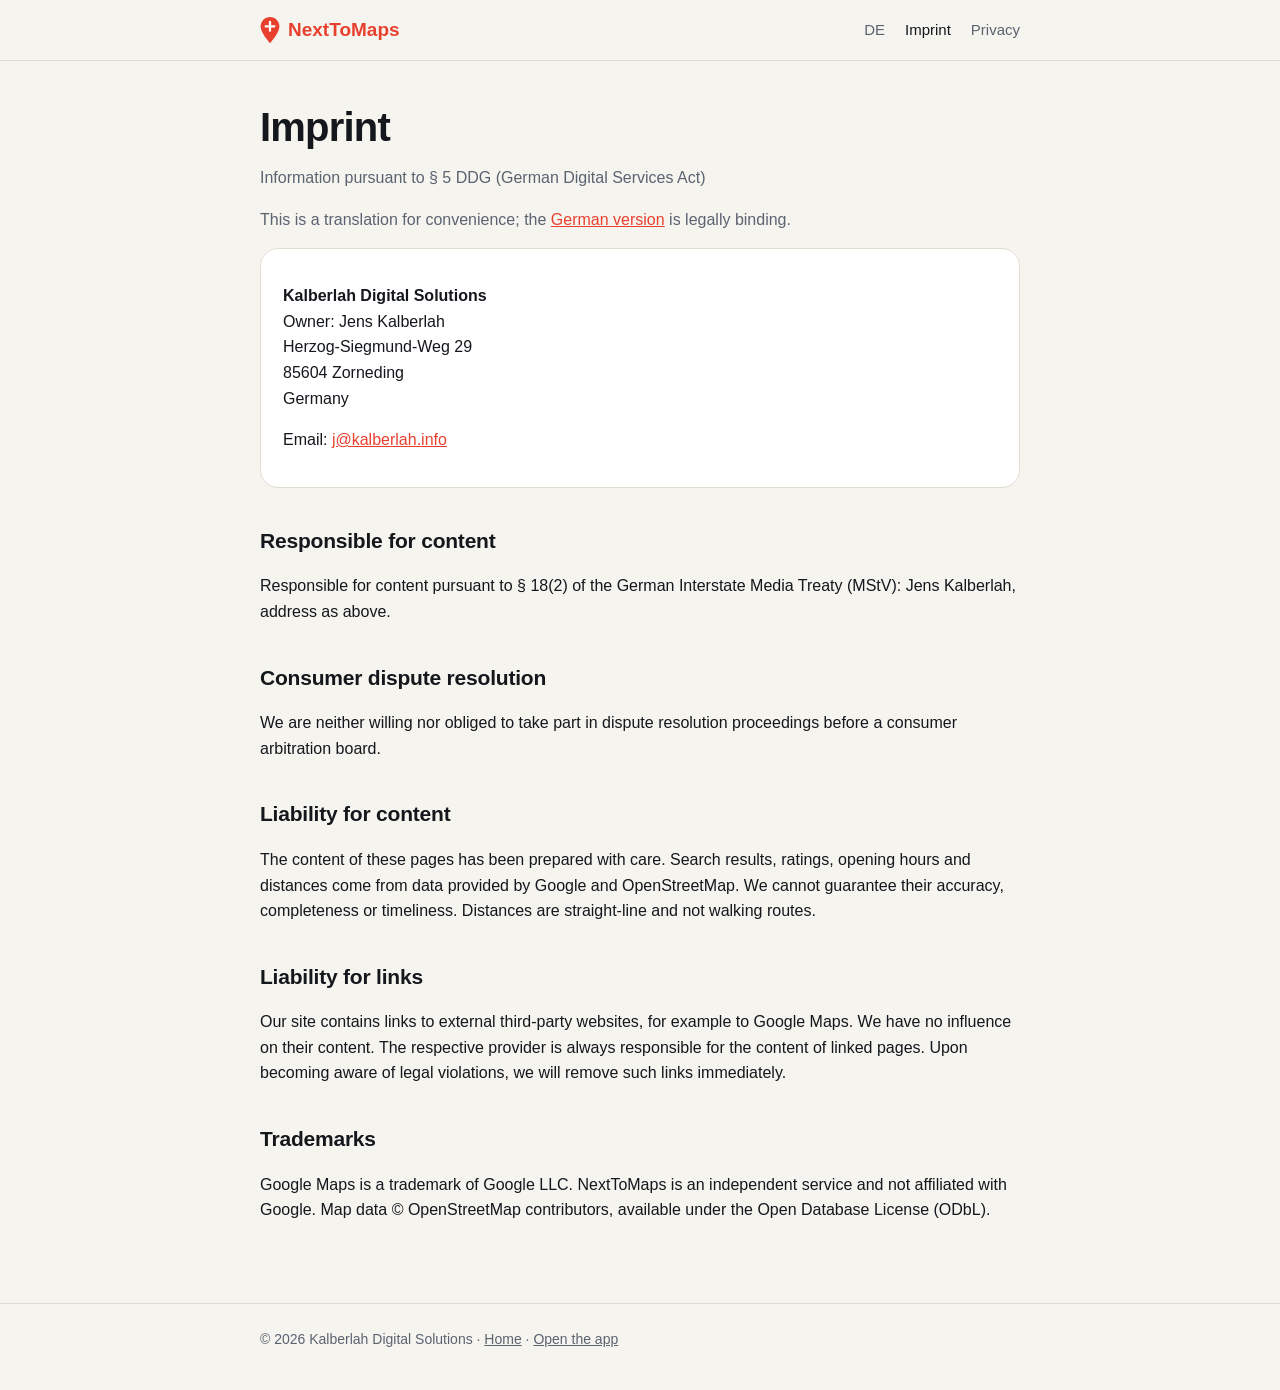
<file: en/imprint.html>
<!doctype html>
<html lang="en">
<head>
  <meta charset="utf-8">
  <meta name="viewport" content="width=device-width, initial-scale=1, viewport-fit=cover">
  <title>Imprint – NextToMaps</title>
  <meta name="robots" content="noindex">
  <meta name="theme-color" content="#0b0e13" media="(prefers-color-scheme: dark)">
  <meta name="theme-color" content="#f6f4ef" media="(prefers-color-scheme: light)">
  <link rel="icon" href="../icon.svg" type="image/svg+xml">
  <link rel="alternate" hreflang="de" href="https://nexttomaps.com/impressum.html">
  <link rel="alternate" hreflang="en" href="https://nexttomaps.com/en/imprint.html">
  <link rel="alternate" hreflang="x-default" href="https://nexttomaps.com/impressum.html">
  <style>
    :root { --bg: #0b0e13; --card: #151a22; --line: #252c38; --fg: #f2f4f7; --muted: #9aa4b2; --red: #ff5a4d;
      --font: ui-rounded, "SF Pro Rounded", -apple-system, BlinkMacSystemFont, "Segoe UI", Roboto, "Helvetica Neue", Arial, sans-serif; }
    @media (prefers-color-scheme: light) { :root { --bg: #f6f4ef; --card: #fff; --line: #e2ddd2; --fg: #14171c; --muted: #5a6370; --red: #e8402f; } }
    * { box-sizing: border-box; }
    body { margin: 0; background: var(--bg); color: var(--fg); font: 16px/1.6 var(--font); -webkit-font-smoothing: antialiased; }
    .wrap { width: min(760px, 100% - 32px); margin: 0 auto; }
    nav { border-bottom: 1px solid var(--line); }
    nav .wrap { display: flex; align-items: center; gap: 20px; height: 60px; }
    .logo { display: flex; align-items: center; gap: 8px; font-weight: 800; font-size: 19px; text-decoration: none; margin-right: auto; }
    .logo svg { width: 20px; height: 28px; } .logo b { color: var(--red); }
    nav a.link { color: var(--muted); text-decoration: none; font-size: 15px; white-space: nowrap; }
    .logo span { white-space: nowrap; }
    @media (max-width: 420px) { nav .wrap { gap: 14px; } nav a.link { font-size: 14px; } .logo { font-size: 17px; } }
    @media (max-width: 360px) { .logo span { display: none; } }
    nav a.link:hover, nav a.link[aria-current] { color: var(--fg); }
    main { padding: 44px 0 64px; }
    h1 { font-size: clamp(30px, 6vw, 40px); line-height: 1.1; letter-spacing: -.02em; margin: 0 0 8px; }
    h2 { font-size: 21px; margin: 36px 0 8px; letter-spacing: -.01em; }
    h3 { font-size: 17px; margin: 22px 0 4px; }
    p, li { color: var(--fg); } .muted { color: var(--muted); }
    ul { padding-left: 20px; } li { margin: 4px 0; }
    a { color: var(--red); overflow-wrap: anywhere; }
    .card { background: var(--card); border: 1px solid var(--line); border-radius: 18px; padding: 18px 22px; }
    footer { border-top: 1px solid var(--line); padding: 24px 0 40px; color: var(--muted); font-size: 14px; }
    footer a { color: inherit; }
  </style>
</head>
<body>
<nav><div class="wrap">
  <a class="logo" href="./" aria-label="NextToMaps home page"><svg viewBox="0 0 32 44" aria-hidden="true"><path d="M16 1C7.7 1 1 7.7 1 16c0 11 15 27 15 27s15-16 15-27C31 7.7 24.3 1 16 1z" fill="var(--red)"/><path d="M16 9v14M9 16h14" stroke="#fff" stroke-width="3.6" stroke-linecap="round"/></svg><span><b>NextTo</b>Maps</span></a>
  <a class="link" href="../impressum.html" hreflang="de" lang="de" aria-label="Deutsche Version">DE</a>
  <a class="link" href="imprint.html" aria-current="page">Imprint</a>
  <a class="link" href="privacy.html">Privacy</a>
</div></nav>
<main><div class="wrap">
<h1>Imprint</h1>
<p class="muted">Information pursuant to § 5 DDG (German Digital Services Act)</p>
<p class="muted">This is a translation for convenience; the <a href="../impressum.html">German version</a> is legally binding.</p>

<div class="card">
  <p><strong>Kalberlah Digital Solutions</strong><br>
  Owner: Jens Kalberlah<br>
  Herzog-Siegmund-Weg 29<br>
  85604 Zorneding<br>
  Germany</p>
  <p>Email: <a href="mailto:j@kalberlah.info">j@kalberlah.info</a></p>
</div>

<h2>Responsible for content</h2>
<p>Responsible for content pursuant to § 18(2) of the German Interstate Media Treaty (MStV): Jens Kalberlah, address as above.</p>

<h2>Consumer dispute resolution</h2>
<p>We are neither willing nor obliged to take part in dispute resolution proceedings before a consumer arbitration board.</p>

<h2>Liability for content</h2>
<p>The content of these pages has been prepared with care. Search results, ratings, opening hours and distances come from data provided by Google and OpenStreetMap. We cannot guarantee their accuracy, completeness or timeliness. Distances are straight-line and not walking routes.</p>

<h2>Liability for links</h2>
<p>Our site contains links to external third-party websites, for example to Google Maps. We have no influence on their content. The respective provider is always responsible for the content of linked pages. Upon becoming aware of legal violations, we will remove such links immediately.</p>

<h2>Trademarks</h2>
<p>Google Maps is a trademark of Google LLC. NextToMaps is an independent service and not affiliated with Google. Map data © OpenStreetMap contributors, available under the Open Database License (ODbL).</p>
</div></main>
<footer><div class="wrap">© 2026 Kalberlah Digital Solutions · <a href="./">Home</a> · <a href="app/">Open the app</a></div></footer>
<script src="../count.js" defer></script>
</body>
</html>
</file>
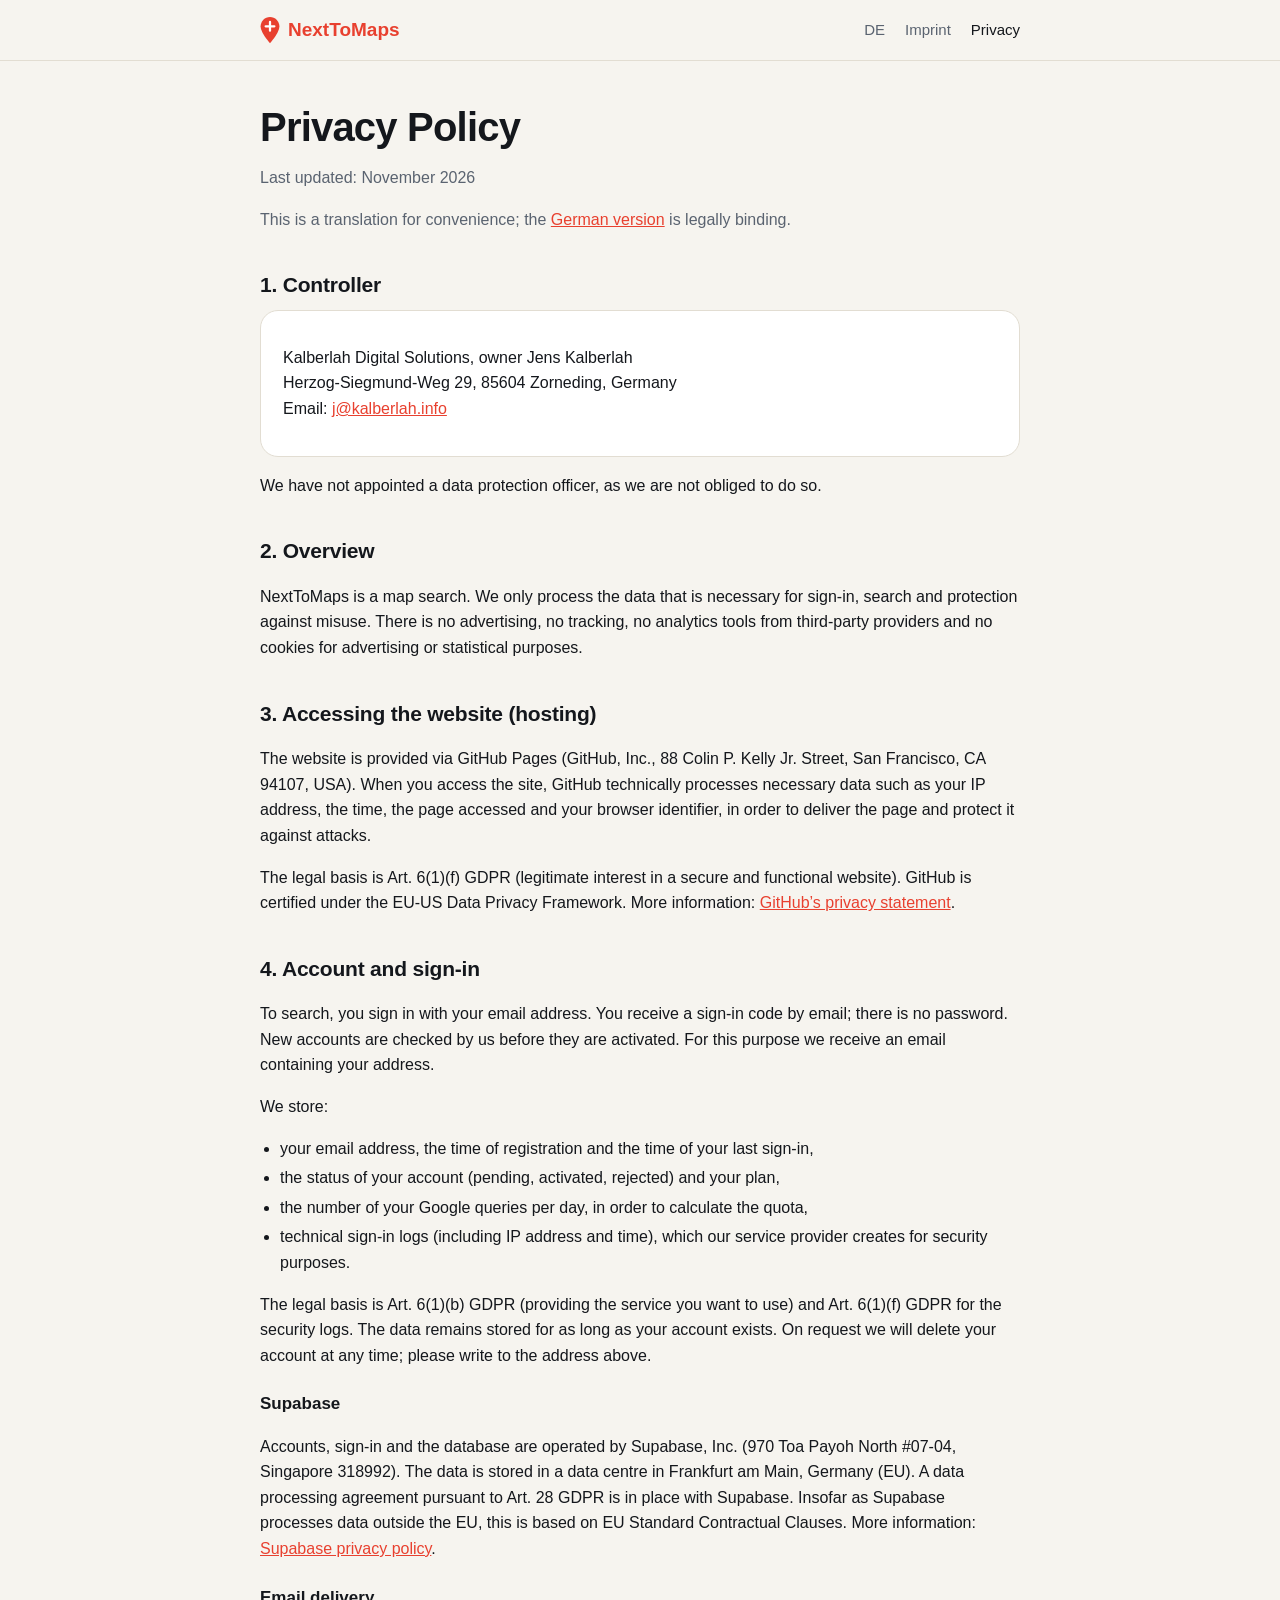
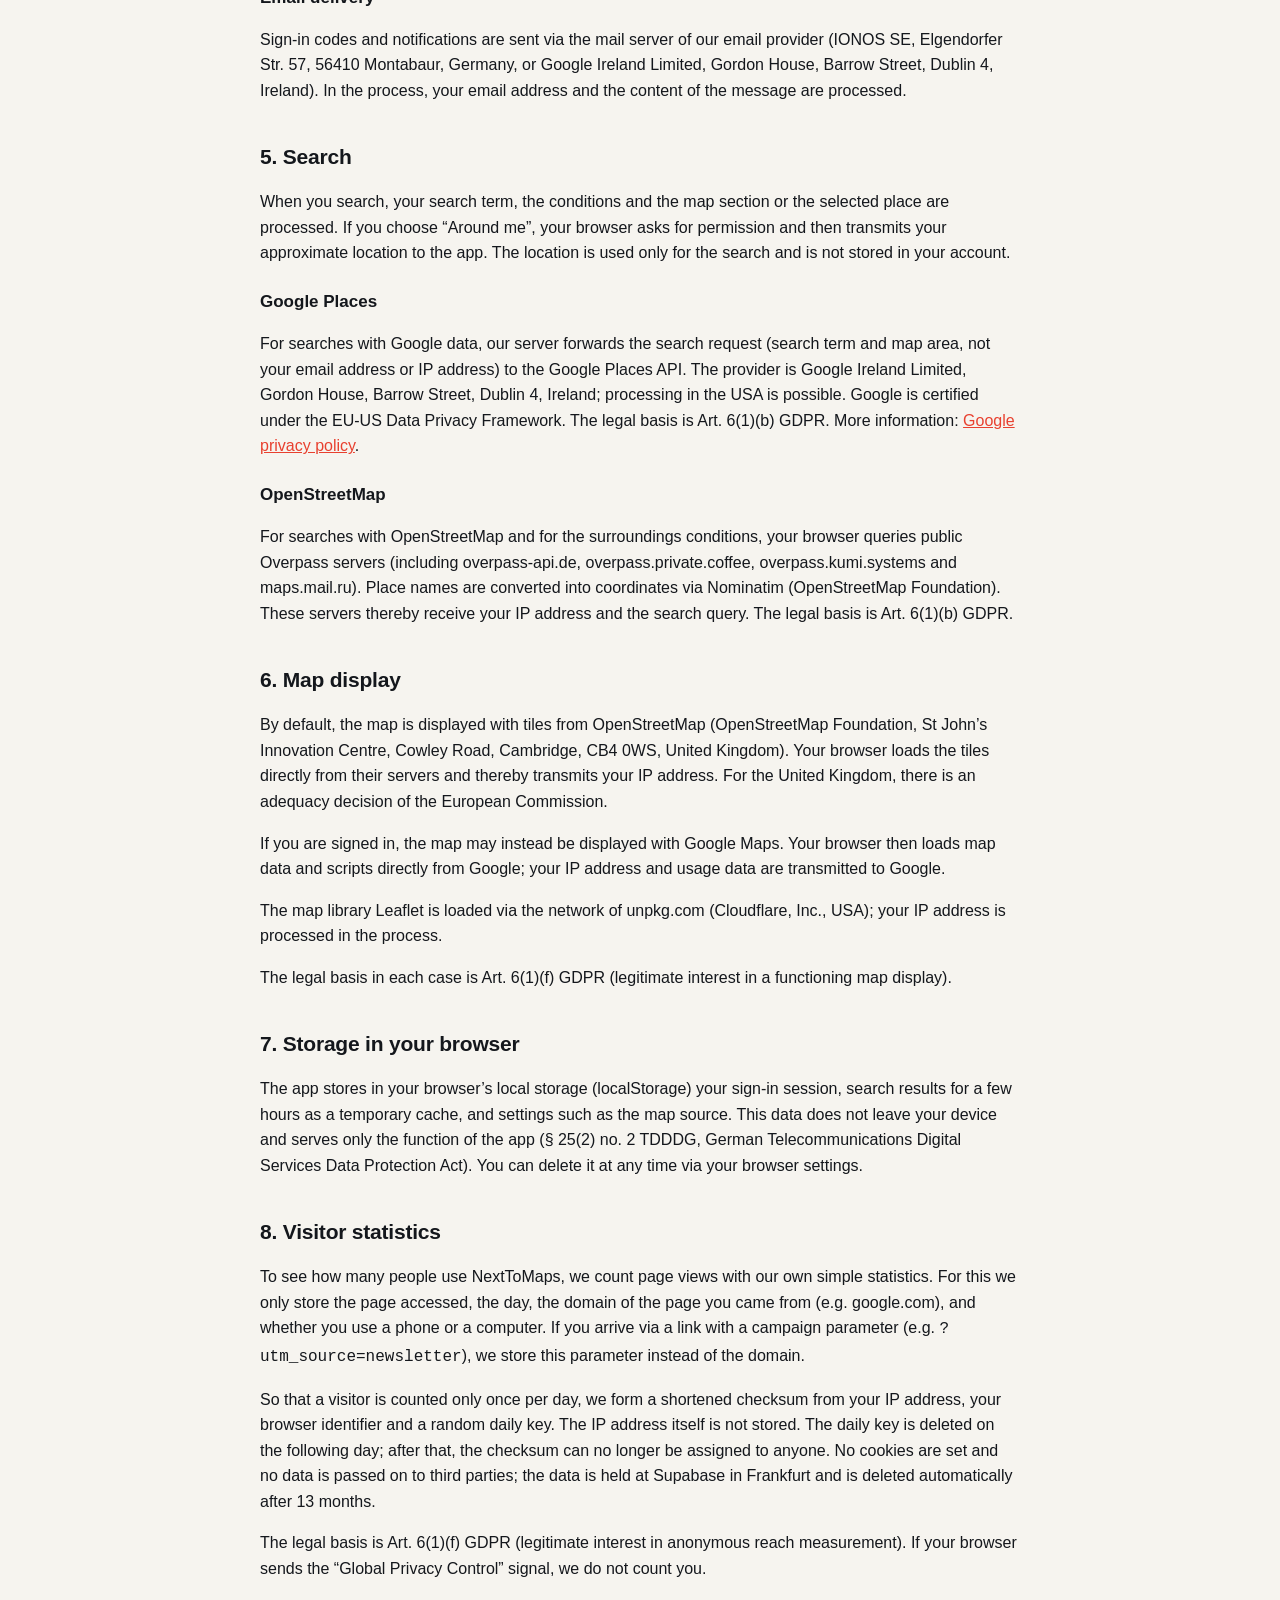
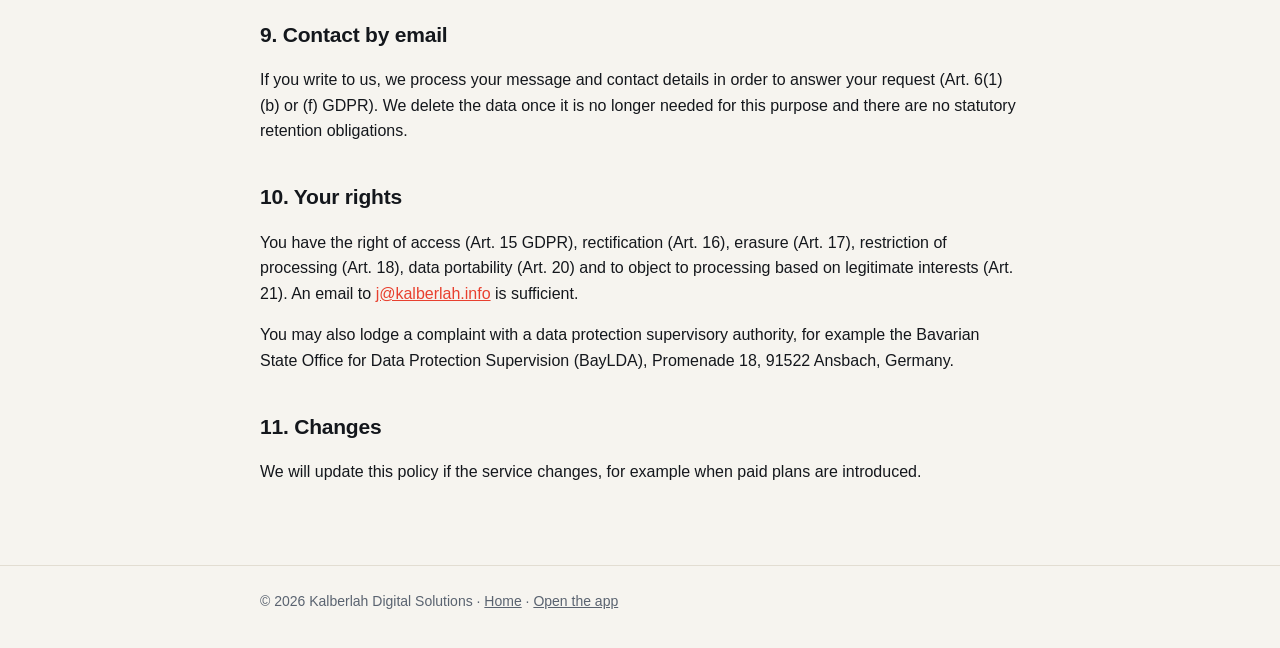
<file: en/privacy.html>
<!doctype html>
<html lang="en">
<head>
  <meta charset="utf-8">
  <meta name="viewport" content="width=device-width, initial-scale=1, viewport-fit=cover">
  <title>Privacy Policy – NextToMaps</title>
  <meta name="robots" content="noindex">
  <meta name="theme-color" content="#0b0e13" media="(prefers-color-scheme: dark)">
  <meta name="theme-color" content="#f6f4ef" media="(prefers-color-scheme: light)">
  <link rel="icon" href="../icon.svg" type="image/svg+xml">
  <link rel="alternate" hreflang="de" href="https://nexttomaps.com/datenschutz.html">
  <link rel="alternate" hreflang="en" href="https://nexttomaps.com/en/privacy.html">
  <link rel="alternate" hreflang="x-default" href="https://nexttomaps.com/datenschutz.html">
  <style>
    :root { --bg: #0b0e13; --card: #151a22; --line: #252c38; --fg: #f2f4f7; --muted: #9aa4b2; --red: #ff5a4d;
      --font: ui-rounded, "SF Pro Rounded", -apple-system, BlinkMacSystemFont, "Segoe UI", Roboto, "Helvetica Neue", Arial, sans-serif; }
    @media (prefers-color-scheme: light) { :root { --bg: #f6f4ef; --card: #fff; --line: #e2ddd2; --fg: #14171c; --muted: #5a6370; --red: #e8402f; } }
    * { box-sizing: border-box; }
    body { margin: 0; background: var(--bg); color: var(--fg); font: 16px/1.6 var(--font); -webkit-font-smoothing: antialiased; }
    .wrap { width: min(760px, 100% - 32px); margin: 0 auto; }
    nav { border-bottom: 1px solid var(--line); }
    nav .wrap { display: flex; align-items: center; gap: 20px; height: 60px; }
    .logo { display: flex; align-items: center; gap: 8px; font-weight: 800; font-size: 19px; text-decoration: none; margin-right: auto; }
    .logo svg { width: 20px; height: 28px; } .logo b { color: var(--red); }
    nav a.link { color: var(--muted); text-decoration: none; font-size: 15px; white-space: nowrap; }
    .logo span { white-space: nowrap; }
    @media (max-width: 420px) { nav .wrap { gap: 14px; } nav a.link { font-size: 14px; } .logo { font-size: 17px; } }
    @media (max-width: 360px) { .logo span { display: none; } }
    nav a.link:hover, nav a.link[aria-current] { color: var(--fg); }
    main { padding: 44px 0 64px; }
    h1 { font-size: clamp(30px, 6vw, 40px); line-height: 1.1; letter-spacing: -.02em; margin: 0 0 8px; }
    h2 { font-size: 21px; margin: 36px 0 8px; letter-spacing: -.01em; }
    h3 { font-size: 17px; margin: 22px 0 4px; }
    p, li { color: var(--fg); } .muted { color: var(--muted); }
    ul { padding-left: 20px; } li { margin: 4px 0; }
    a { color: var(--red); overflow-wrap: anywhere; }
    .card { background: var(--card); border: 1px solid var(--line); border-radius: 18px; padding: 18px 22px; }
    footer { border-top: 1px solid var(--line); padding: 24px 0 40px; color: var(--muted); font-size: 14px; }
    footer a { color: inherit; }
  </style>
</head>
<body>
<nav><div class="wrap">
  <a class="logo" href="./" aria-label="NextToMaps home page"><svg viewBox="0 0 32 44" aria-hidden="true"><path d="M16 1C7.7 1 1 7.7 1 16c0 11 15 27 15 27s15-16 15-27C31 7.7 24.3 1 16 1z" fill="var(--red)"/><path d="M16 9v14M9 16h14" stroke="#fff" stroke-width="3.6" stroke-linecap="round"/></svg><span><b>NextTo</b>Maps</span></a>
  <a class="link" href="../datenschutz.html" hreflang="de" lang="de" aria-label="Deutsche Version">DE</a>
  <a class="link" href="imprint.html">Imprint</a>
  <a class="link" href="privacy.html" aria-current="page">Privacy</a>
</div></nav>
<main><div class="wrap">
<h1>Privacy Policy</h1>
<p class="muted">Last updated: November 2026</p>
<p class="muted">This is a translation for convenience; the <a href="../datenschutz.html">German version</a> is legally binding.</p>

<h2>1. Controller</h2>
<div class="card">
  <p>Kalberlah Digital Solutions, owner Jens Kalberlah<br>
  Herzog-Siegmund-Weg 29, 85604 Zorneding, Germany<br>
  Email: <a href="mailto:j@kalberlah.info">j@kalberlah.info</a></p>
</div>
<p>We have not appointed a data protection officer, as we are not obliged to do so.</p>

<h2>2. Overview</h2>
<p>NextToMaps is a map search. We only process the data that is necessary for sign-in, search and protection against misuse. There is no advertising, no tracking, no analytics tools from third-party providers and no cookies for advertising or statistical purposes.</p>

<h2>3. Accessing the website (hosting)</h2>
<p>The website is provided via GitHub Pages (GitHub, Inc., 88 Colin P. Kelly Jr. Street, San Francisco, CA 94107, USA). When you access the site, GitHub technically processes necessary data such as your IP address, the time, the page accessed and your browser identifier, in order to deliver the page and protect it against attacks.</p>
<p>The legal basis is Art. 6(1)(f) GDPR (legitimate interest in a secure and functional website). GitHub is certified under the EU-US Data Privacy Framework. More information: <a href="https://docs.github.com/en/site-policy/privacy-policies/github-general-privacy-statement" rel="noopener">GitHub’s privacy statement</a>.</p>

<h2>4. Account and sign-in</h2>
<p>To search, you sign in with your email address. You receive a sign-in code by email; there is no password. New accounts are checked by us before they are activated. For this purpose we receive an email containing your address.</p>
<p>We store:</p>
<ul>
  <li>your email address, the time of registration and the time of your last sign-in,</li>
  <li>the status of your account (pending, activated, rejected) and your plan,</li>
  <li>the number of your Google queries per day, in order to calculate the quota,</li>
  <li>technical sign-in logs (including IP address and time), which our service provider creates for security purposes.</li>
</ul>
<p>The legal basis is Art. 6(1)(b) GDPR (providing the service you want to use) and Art. 6(1)(f) GDPR for the security logs. The data remains stored for as long as your account exists. On request we will delete your account at any time; please write to the address above.</p>

<h3>Supabase</h3>
<p>Accounts, sign-in and the database are operated by Supabase, Inc. (970 Toa Payoh North #07-04, Singapore 318992). The data is stored in a data centre in Frankfurt am Main, Germany (EU). A data processing agreement pursuant to Art. 28 GDPR is in place with Supabase. Insofar as Supabase processes data outside the EU, this is based on EU Standard Contractual Clauses. More information: <a href="https://supabase.com/privacy" rel="noopener">Supabase privacy policy</a>.</p>

<h3>Email delivery</h3>
<p>Sign-in codes and notifications are sent via the mail server of our email provider (IONOS SE, Elgendorfer Str. 57, 56410 Montabaur, Germany, or Google Ireland Limited, Gordon House, Barrow Street, Dublin 4, Ireland). In the process, your email address and the content of the message are processed.</p>

<h2>5. Search</h2>
<p>When you search, your search term, the conditions and the map section or the selected place are processed. If you choose “Around me”, your browser asks for permission and then transmits your approximate location to the app. The location is used only for the search and is not stored in your account.</p>

<h3>Google Places</h3>
<p>For searches with Google data, our server forwards the search request (search term and map area, not your email address or IP address) to the Google Places API. The provider is Google Ireland Limited, Gordon House, Barrow Street, Dublin 4, Ireland; processing in the USA is possible. Google is certified under the EU-US Data Privacy Framework. The legal basis is Art. 6(1)(b) GDPR. More information: <a href="https://policies.google.com/privacy" rel="noopener">Google privacy policy</a>.</p>

<h3>OpenStreetMap</h3>
<p>For searches with OpenStreetMap and for the surroundings conditions, your browser queries public Overpass servers (including overpass-api.de, overpass.private.coffee, overpass.kumi.systems and maps.mail.ru). Place names are converted into coordinates via Nominatim (OpenStreetMap Foundation). These servers thereby receive your IP address and the search query. The legal basis is Art. 6(1)(b) GDPR.</p>

<h2>6. Map display</h2>
<p>By default, the map is displayed with tiles from OpenStreetMap (OpenStreetMap Foundation, St John’s Innovation Centre, Cowley Road, Cambridge, CB4 0WS, United Kingdom). Your browser loads the tiles directly from their servers and thereby transmits your IP address. For the United Kingdom, there is an adequacy decision of the European Commission.</p>
<p>If you are signed in, the map may instead be displayed with Google Maps. Your browser then loads map data and scripts directly from Google; your IP address and usage data are transmitted to Google.</p>
<p>The map library Leaflet is loaded via the network of unpkg.com (Cloudflare, Inc., USA); your IP address is processed in the process.</p>
<p>The legal basis in each case is Art. 6(1)(f) GDPR (legitimate interest in a functioning map display).</p>

<h2>7. Storage in your browser</h2>
<p>The app stores in your browser’s local storage (localStorage) your sign-in session, search results for a few hours as a temporary cache, and settings such as the map source. This data does not leave your device and serves only the function of the app (§ 25(2) no. 2 TDDDG, German Telecommunications Digital Services Data Protection Act). You can delete it at any time via your browser settings.</p>

<h2>8. Visitor statistics</h2>
<p>To see how many people use NextToMaps, we count page views with our own simple statistics. For this we only store the page accessed, the day, the domain of the page you came from (e.g. google.com), and whether you use a phone or a computer. If you arrive via a link with a campaign parameter (e.g. <code>?utm_source=newsletter</code>), we store this parameter instead of the domain.</p>
<p>So that a visitor is counted only once per day, we form a shortened checksum from your IP address, your browser identifier and a random daily key. The IP address itself is not stored. The daily key is deleted on the following day; after that, the checksum can no longer be assigned to anyone. No cookies are set and no data is passed on to third parties; the data is held at Supabase in Frankfurt and is deleted automatically after 13 months.</p>
<p>The legal basis is Art. 6(1)(f) GDPR (legitimate interest in anonymous reach measurement). If your browser sends the “Global Privacy Control” signal, we do not count you.</p>

<h2>9. Contact by email</h2>
<p>If you write to us, we process your message and contact details in order to answer your request (Art. 6(1)(b) or (f) GDPR). We delete the data once it is no longer needed for this purpose and there are no statutory retention obligations.</p>

<h2>10. Your rights</h2>
<p>You have the right of access (Art. 15 GDPR), rectification (Art. 16), erasure (Art. 17), restriction of processing (Art. 18), data portability (Art. 20) and to object to processing based on legitimate interests (Art. 21). An email to <a href="mailto:j@kalberlah.info">j@kalberlah.info</a> is sufficient.</p>
<p>You may also lodge a complaint with a data protection supervisory authority, for example the Bavarian State Office for Data Protection Supervision (BayLDA), Promenade 18, 91522 Ansbach, Germany.</p>

<h2>11. Changes</h2>
<p>We will update this policy if the service changes, for example when paid plans are introduced.</p>
</div></main>
<footer><div class="wrap">© 2026 Kalberlah Digital Solutions · <a href="./">Home</a> · <a href="app/">Open the app</a></div></footer>
<script src="../count.js" defer></script>
</body>
</html>
</file>
